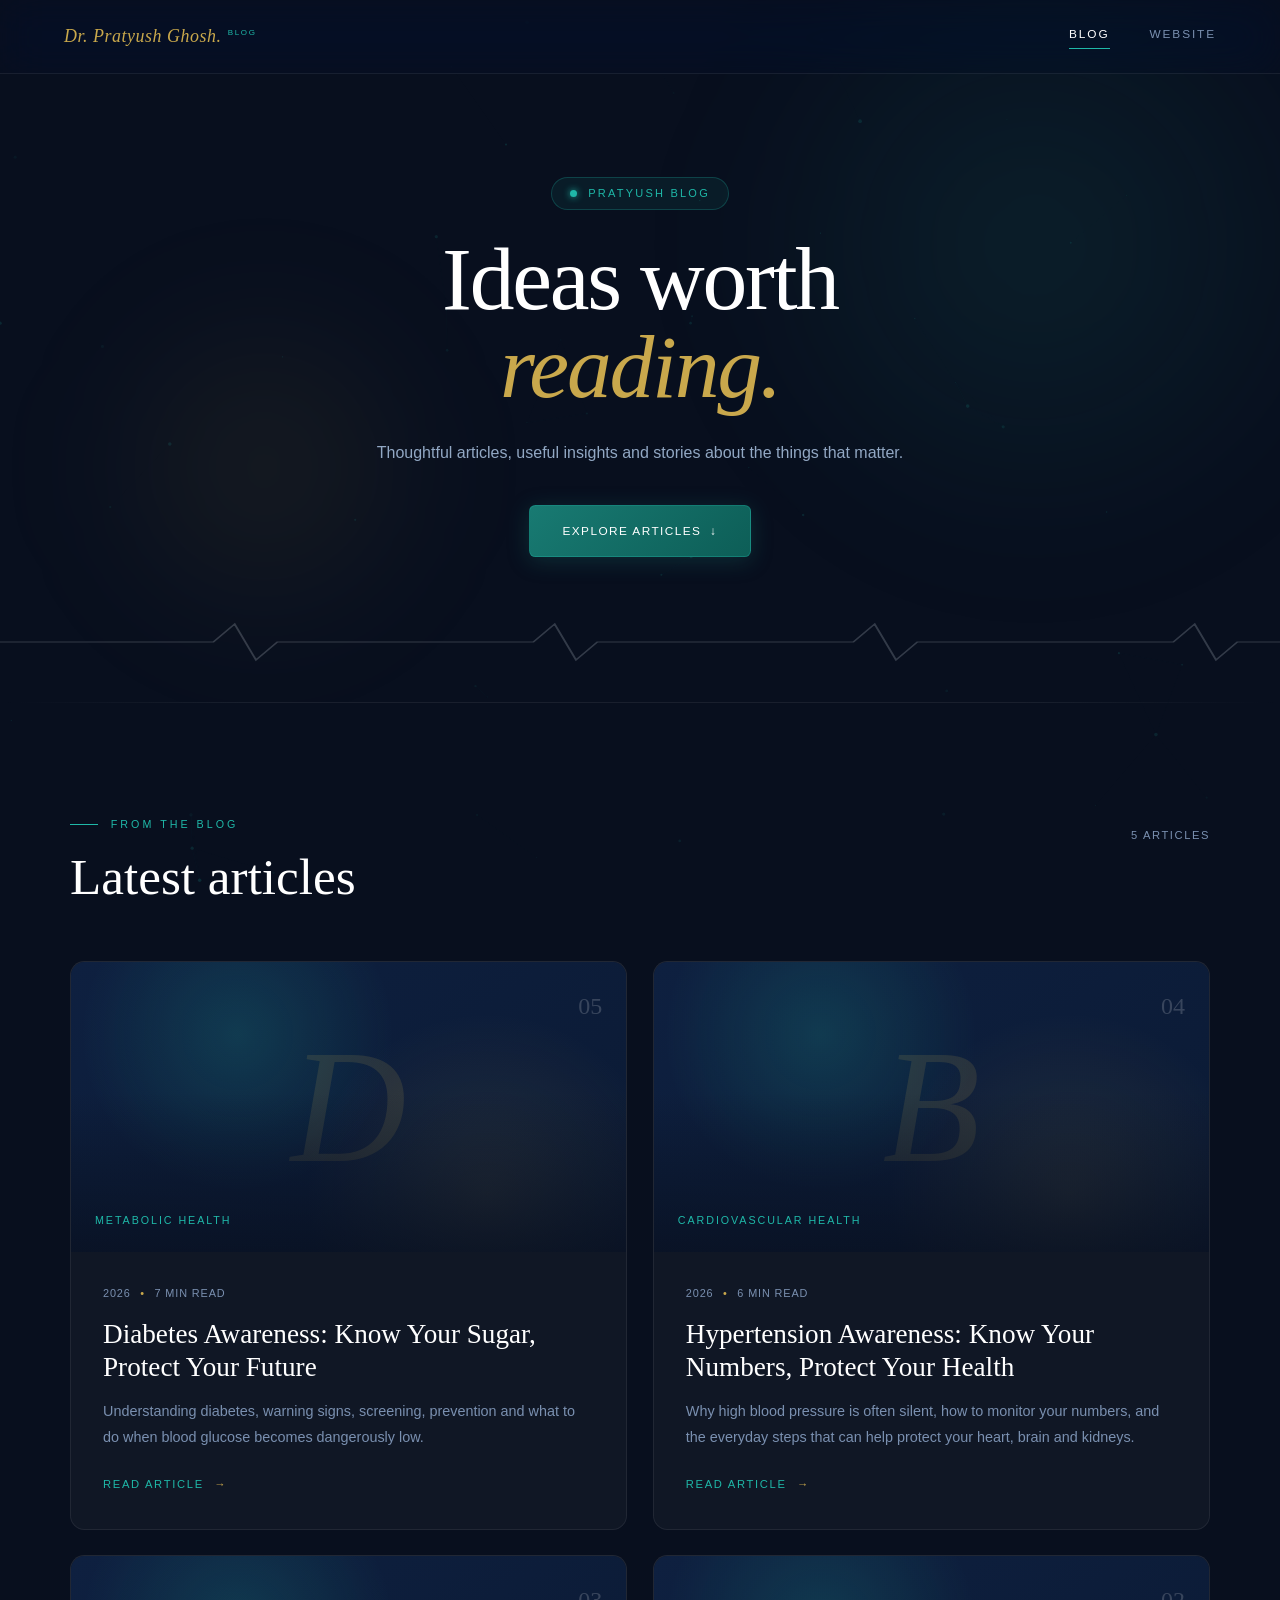
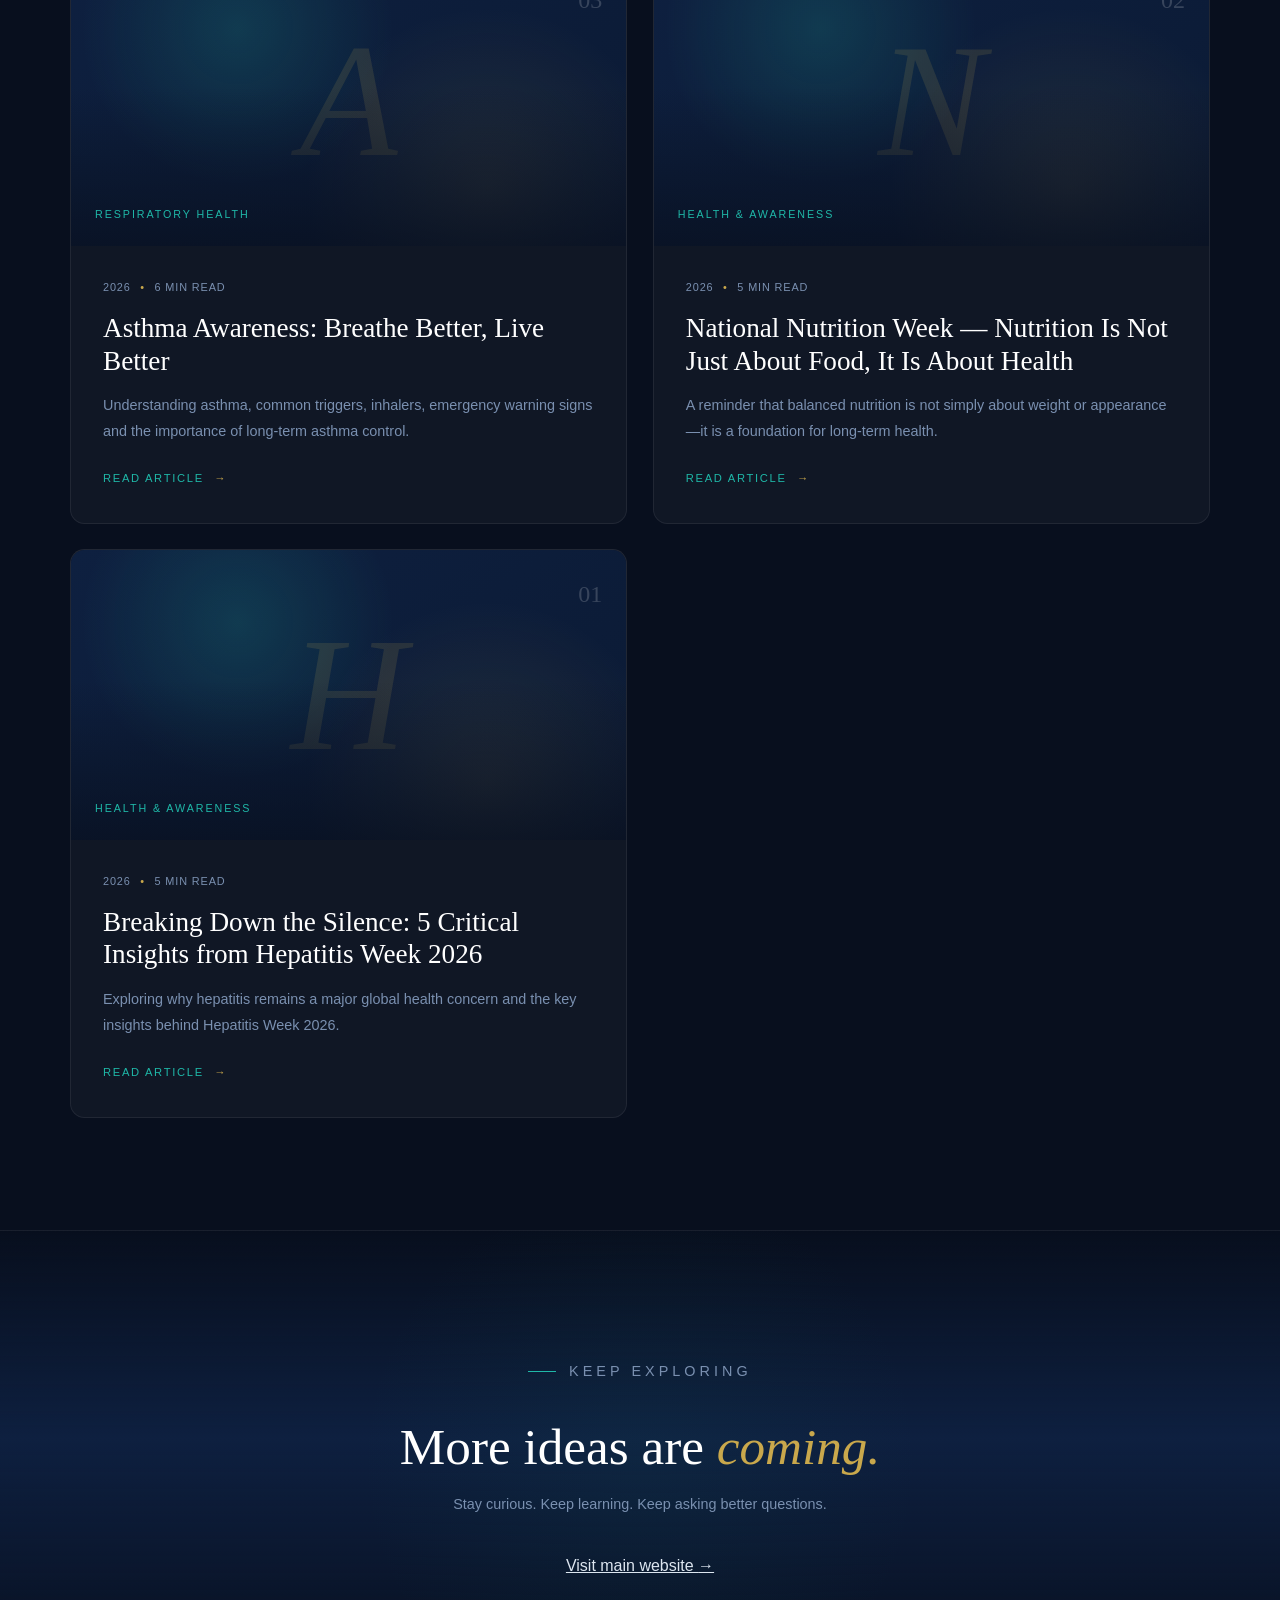
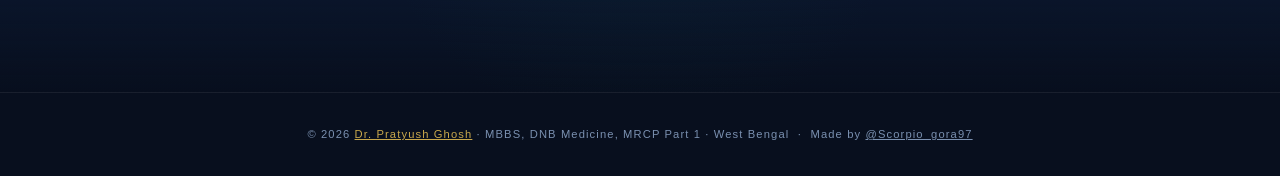
<file: index.html>
<!DOCTYPE html>
<html lang="en">
<head>
<meta charset="UTF-8">
<meta name="viewport" content="width=device-width, initial-scale=1.0">
<meta name="description" content="Pratyush Blog — thoughtful articles, health insights and stories.">
<title>Dr. Pratyush Ghosh | Blog </title>

  <link rel="stylesheet" href="styles.css">
  <script src="main.js" defer></script>
</head>
<body class="blog-home">
<canvas id="bg-canvas"></canvas><div id="progress-bar"></div>

<nav id="main-nav">
<a class="nav-logo" href="index.html" aria-label="Pratyush Blog home">Dr. Pratyush Ghosh.<sup>BLOG</sup></a>
<button class="hamburger" id="hamburger" aria-label="Open navigation" aria-expanded="false" type="button"><span></span><span></span><span></span></button>
<div class="nav-links" id="nav-links"><a href="index.html" class="active">Blog</a><a href="https://drpratyushghosh.netlify.app/" target="_blank" rel="noopener noreferrer">Website</a></div>
</nav>

<main>
<section class="blog-hero">
<div class="blob blob-1"></div><div class="blob blob-2"></div>
<div class="blog-hero-inner">
<div class="hero-tag"><span class="blink-dot"></span>PRATYUSH BLOG</div>
<h1>Ideas worth<br><em>reading.</em></h1>
<p class="hero-bio">Thoughtful articles, useful insights and stories about the things that matter.</p>
<a href="#latest" class="btn btn-primary">Explore articles <span>↓</span></a>
</div>
<div class="ecg-wrap"><svg viewBox="0 0 1200 56" preserveAspectRatio="none" aria-hidden="true"><polyline points="0,28 80,28 100,28 110,10 120,46 130,28 230,28 250,28 260,10 270,46 280,28 380,28 400,28 410,10 420,46 430,28 530,28 550,28 560,10 570,46 580,28 680,28 700,28 710,10 720,46 730,28 830,28 850,28 860,10 870,46 880,28 980,28 1000,28 1010,10 1020,46 1030,28 1130,28 1150,28 1160,10 1170,46 1180,28 1200,28" fill="none" stroke="currentColor" stroke-width="1"/></svg></div>
</section>

<div class="divider"></div>

<section class="section-wrap" id="latest">
<div class="articles-heading"><div><p class="section-eyebrow">FROM THE BLOG</p><h2 class="section-title">Latest articles</h2></div><p class="article-count"><span id="article-count">5</span> articles</p></div>

<div class="blog-grid">

<article class="blog-card reveal" data-category="Metabolic Health">
<a class="blog-cover" href="Diabetes_Awareness_Know_Your_Sugar_Protect_Your_Future.html" aria-label="Read Diabetes Awareness article"><span class="cover-mark">D</span><span class="cover-number">05</span><span class="category">Metabolic Health</span></a>
<div class="blog-card-body"><div class="blog-meta"><span>2026</span><span class="meta-dot">•</span><span>7 min read</span></div>
<h3><a href="Diabetes_Awareness_Know_Your_Sugar_Protect_Your_Future.html">Diabetes Awareness: Know Your Sugar, Protect Your Future</a></h3>
<p>Understanding diabetes, warning signs, screening, prevention and what to do when blood glucose becomes dangerously low.</p>
<a class="read-link" href="Diabetes_Awareness_Know_Your_Sugar_Protect_Your_Future.html">Read article <span>→</span></a></div>
</article>

<article class="blog-card reveal" data-category="Cardiovascular Health">
<a class="blog-cover" href="Hypertension_Awareness_Know_Your_Numbers_Protect_Your_Health.html" aria-label="Read Hypertension Awareness article"><span class="cover-mark">B</span><span class="cover-number">04</span><span class="category">Cardiovascular Health</span></a>
<div class="blog-card-body"><div class="blog-meta"><span>2026</span><span class="meta-dot">•</span><span>6 min read</span></div>
<h3><a href="Hypertension_Awareness_Know_Your_Numbers_Protect_Your_Health.html">Hypertension Awareness: Know Your Numbers, Protect Your Health</a></h3>
<p>Why high blood pressure is often silent, how to monitor your numbers, and the everyday steps that can help protect your heart, brain and kidneys.</p>
<a class="read-link" href="Hypertension_Awareness_Know_Your_Numbers_Protect_Your_Health.html">Read article <span>→</span></a></div>
</article>

<article class="blog-card reveal" data-category="Respiratory Health">
<a class="blog-cover" href="Asthma_Awareness_Breathe_Better_Live_Better.html" aria-label="Read Asthma Awareness article"><span class="cover-mark">A</span><span class="cover-number">03</span><span class="category">Respiratory Health</span></a>
<div class="blog-card-body"><div class="blog-meta"><span>2026</span><span class="meta-dot">•</span><span>6 min read</span></div>
<h3><a href="Asthma_Awareness_Breathe_Better_Live_Better.html">Asthma Awareness: Breathe Better, Live Better</a></h3>
<p>Understanding asthma, common triggers, inhalers, emergency warning signs and the importance of long-term asthma control.</p>
<a class="read-link" href="Asthma_Awareness_Breathe_Better_Live_Better.html">Read article <span>→</span></a></div>
</article>

<article class="blog-card reveal" data-category="Health & Awareness">
<a class="blog-cover" href="National_Nutrition_Week.html" aria-label="Read National Nutrition Week article"><span class="cover-mark">N</span><span class="cover-number">02</span><span class="category">Health &amp; Awareness</span></a>
<div class="blog-card-body"><div class="blog-meta"><span>2026</span><span class="meta-dot">•</span><span>5 min read</span></div>
<h3><a href="National_Nutrition_Week.html">National Nutrition Week — Nutrition Is Not Just About Food, It Is About Health</a></h3>
<p>A reminder that balanced nutrition is not simply about weight or appearance—it is a foundation for long-term health.</p>
<a class="read-link" href="National_Nutrition_Week.html">Read article <span>→</span></a></div>
</article>

<article class="blog-card reveal" data-category="Health & Awareness">
<a class="blog-cover" href="Breaking_Down_the_Silence_Hepatitis_Week_2026.html" aria-label="Read Hepatitis Week article"><span class="cover-mark">H</span><span class="cover-number">01</span><span class="category">Health &amp; Awareness</span></a>
<div class="blog-card-body"><div class="blog-meta"><span>2026</span><span class="meta-dot">•</span><span>5 min read</span></div>
<h3><a href="Breaking_Down_the_Silence_Hepatitis_Week_2026.html">Breaking Down the Silence: 5 Critical Insights from Hepatitis Week 2026</a></h3>
<p>Exploring why hepatitis remains a major global health concern and the key insights behind Hepatitis Week 2026.</p>
<a class="read-link" href="Breaking_Down_the_Silence_Hepatitis_Week_2026.html">Read article <span>→</span></a></div>
</article>

</div>
</section>

<section class="blog-cta"><div class="cta-glow"></div><div class="cta-content">
<p class="section-eyebrow centered">KEEP EXPLORING</p><h2>More ideas are <em>coming.</em></h2>
<p>Stay curious. Keep learning. Keep asking better questions.</p>
<a href="https://drpratyushghosh.netlify.app/" target="_blank" rel="noopener noreferrer">Visit main website <span>→</span></a>
</div></section>
</main>

<footer>© 2026 <span class="gold"><a href="https://drpratyushghosh.netlify.app/" target="_blank" rel="noopener noreferrer">Dr. Pratyush Ghosh</a></span> · MBBS, DNB Medicine, MRCP Part 1 · West Bengal &nbsp;·&nbsp; Made by <a href="https://instagram.com/Scorpio_gora97" target="_blank" rel="noopener noreferrer" class="footer-insta">@Scorpio_gora97</a></footer>

<button class="back-to-top" id="back-to-top" aria-label="Back to top">↑</button>
</body>
</html>
</file>
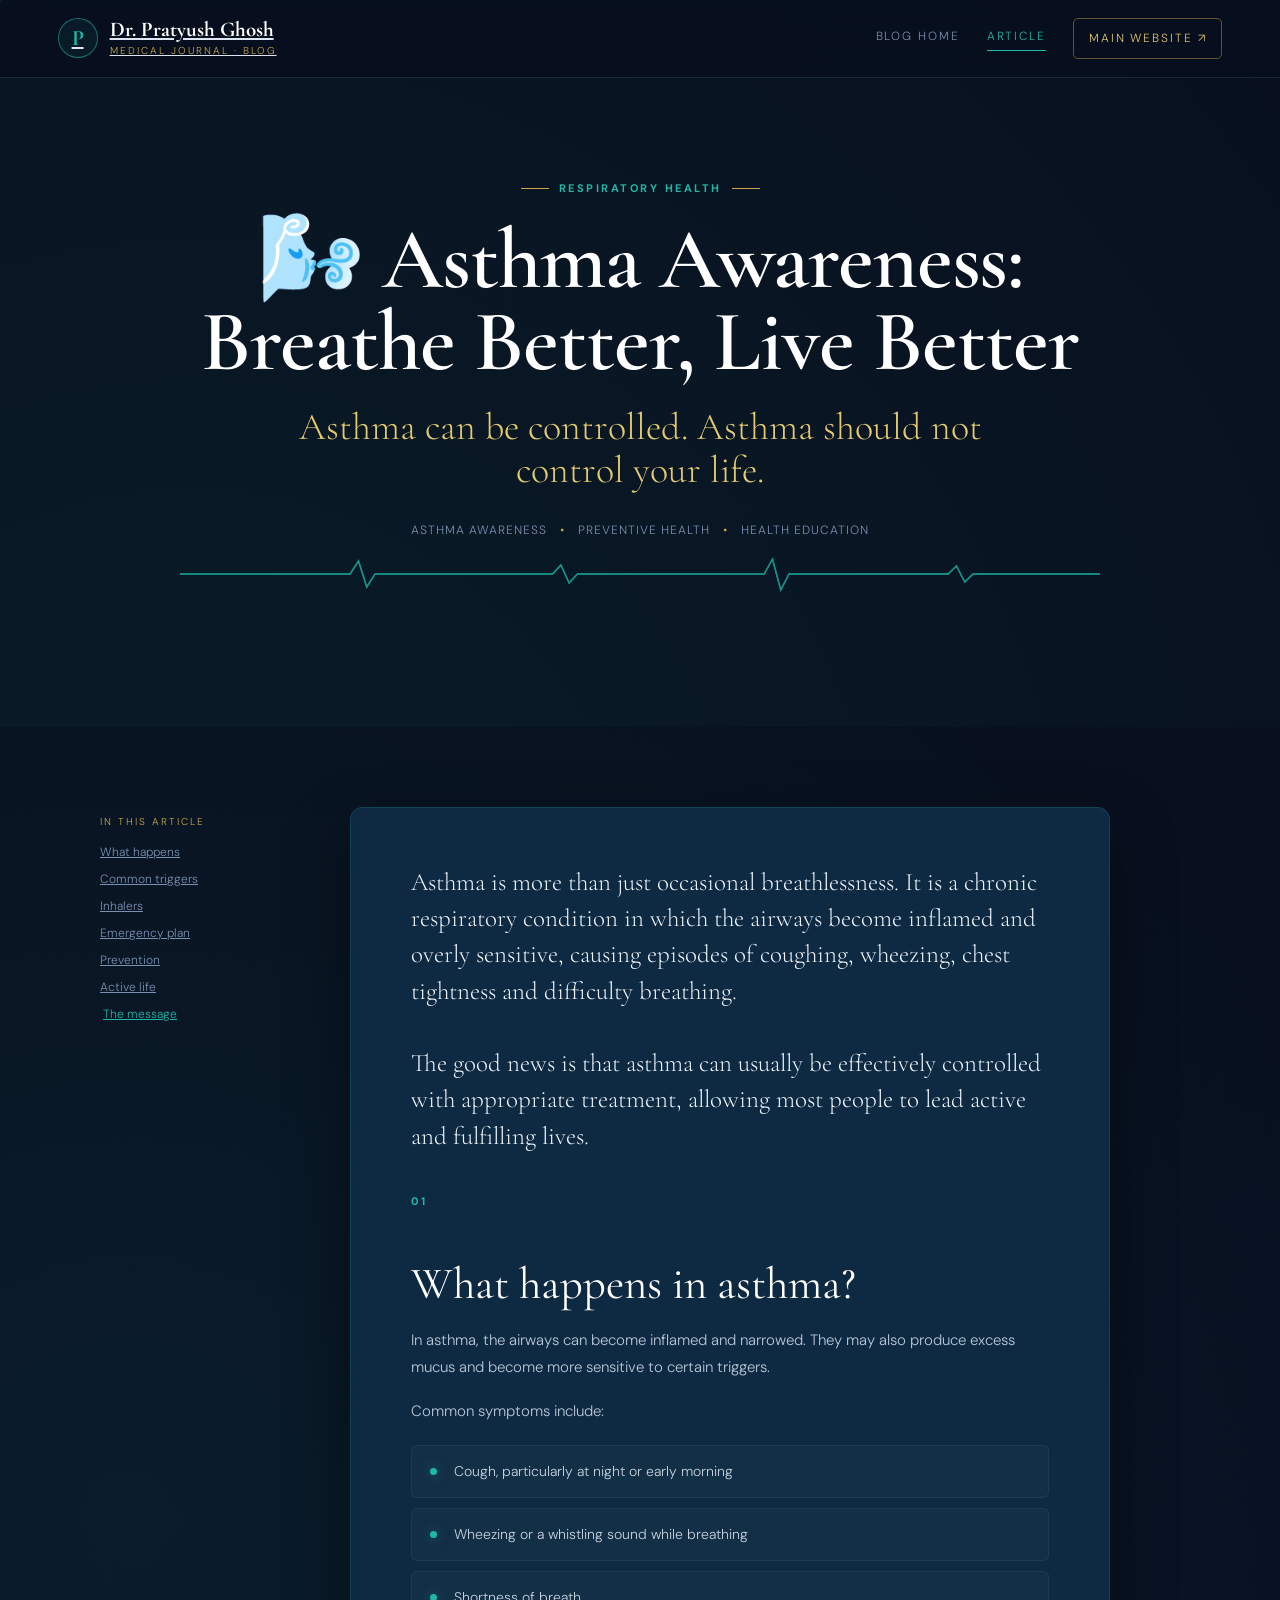
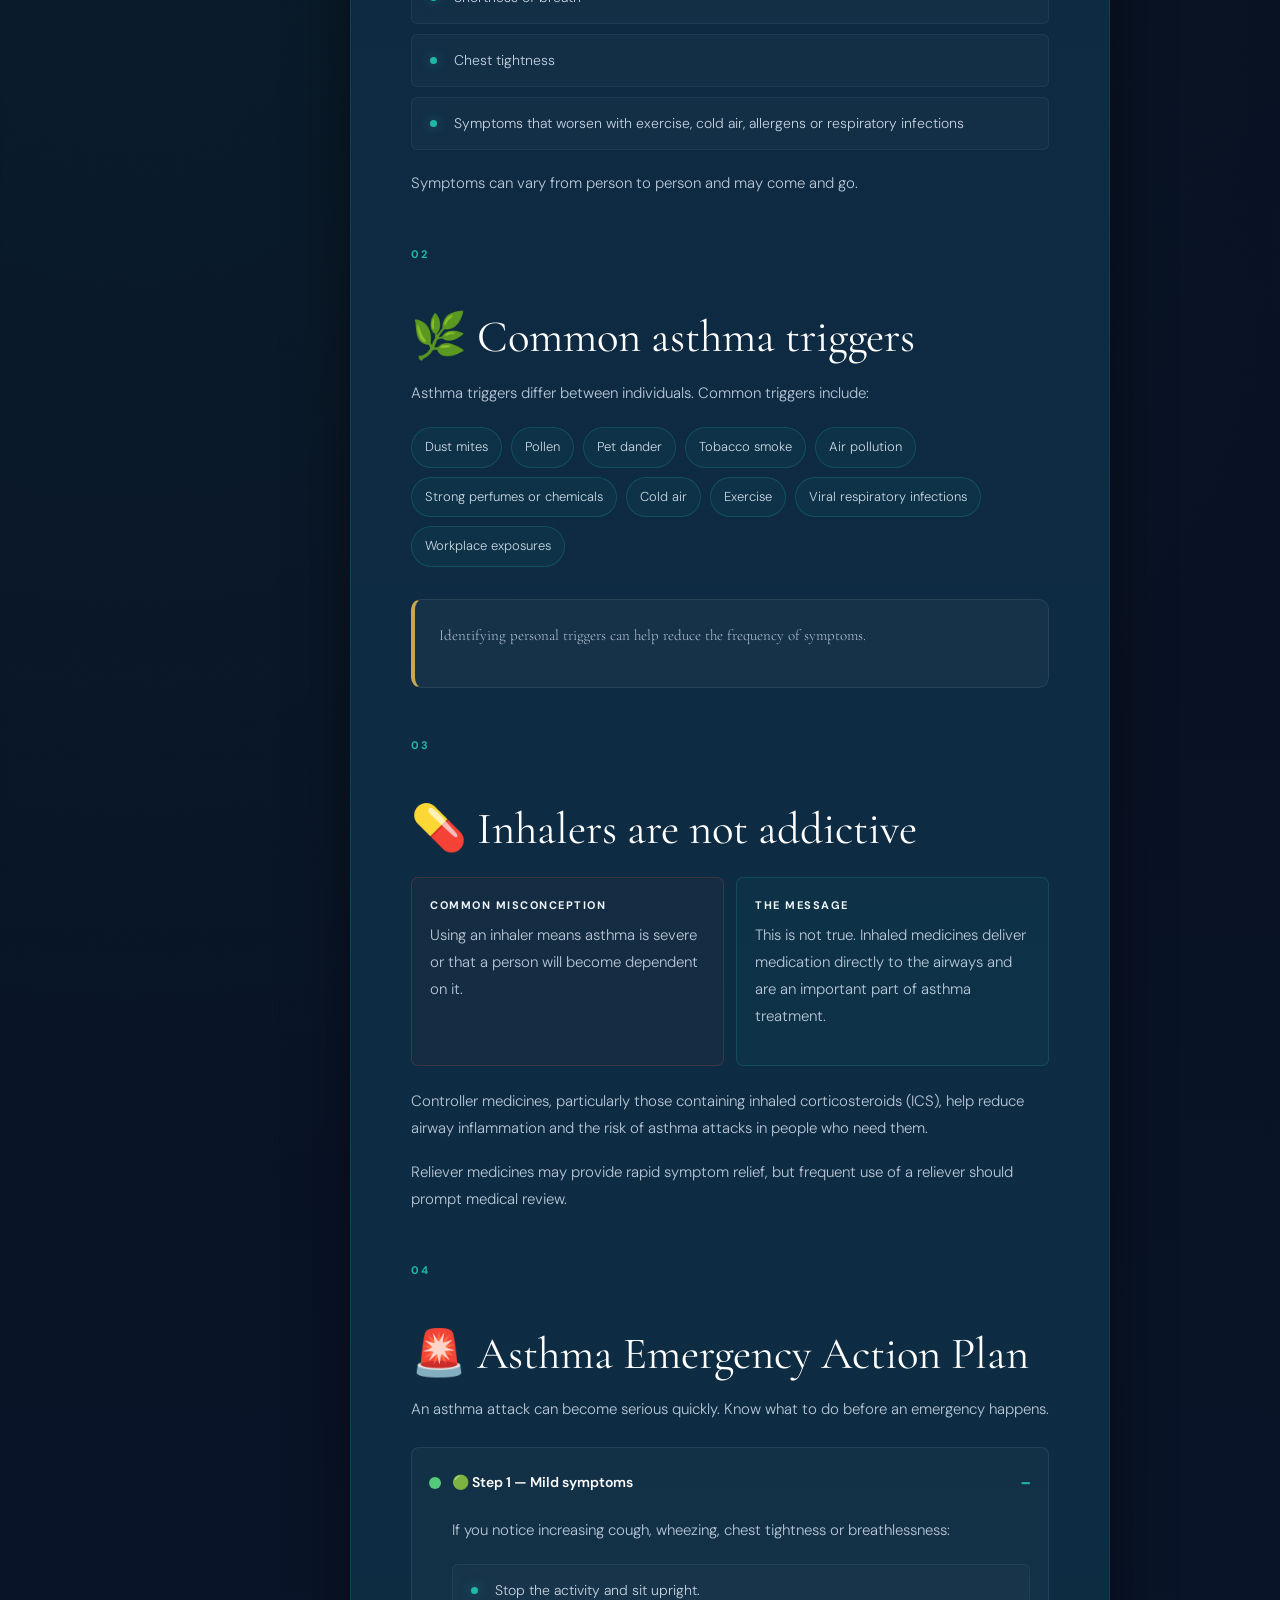
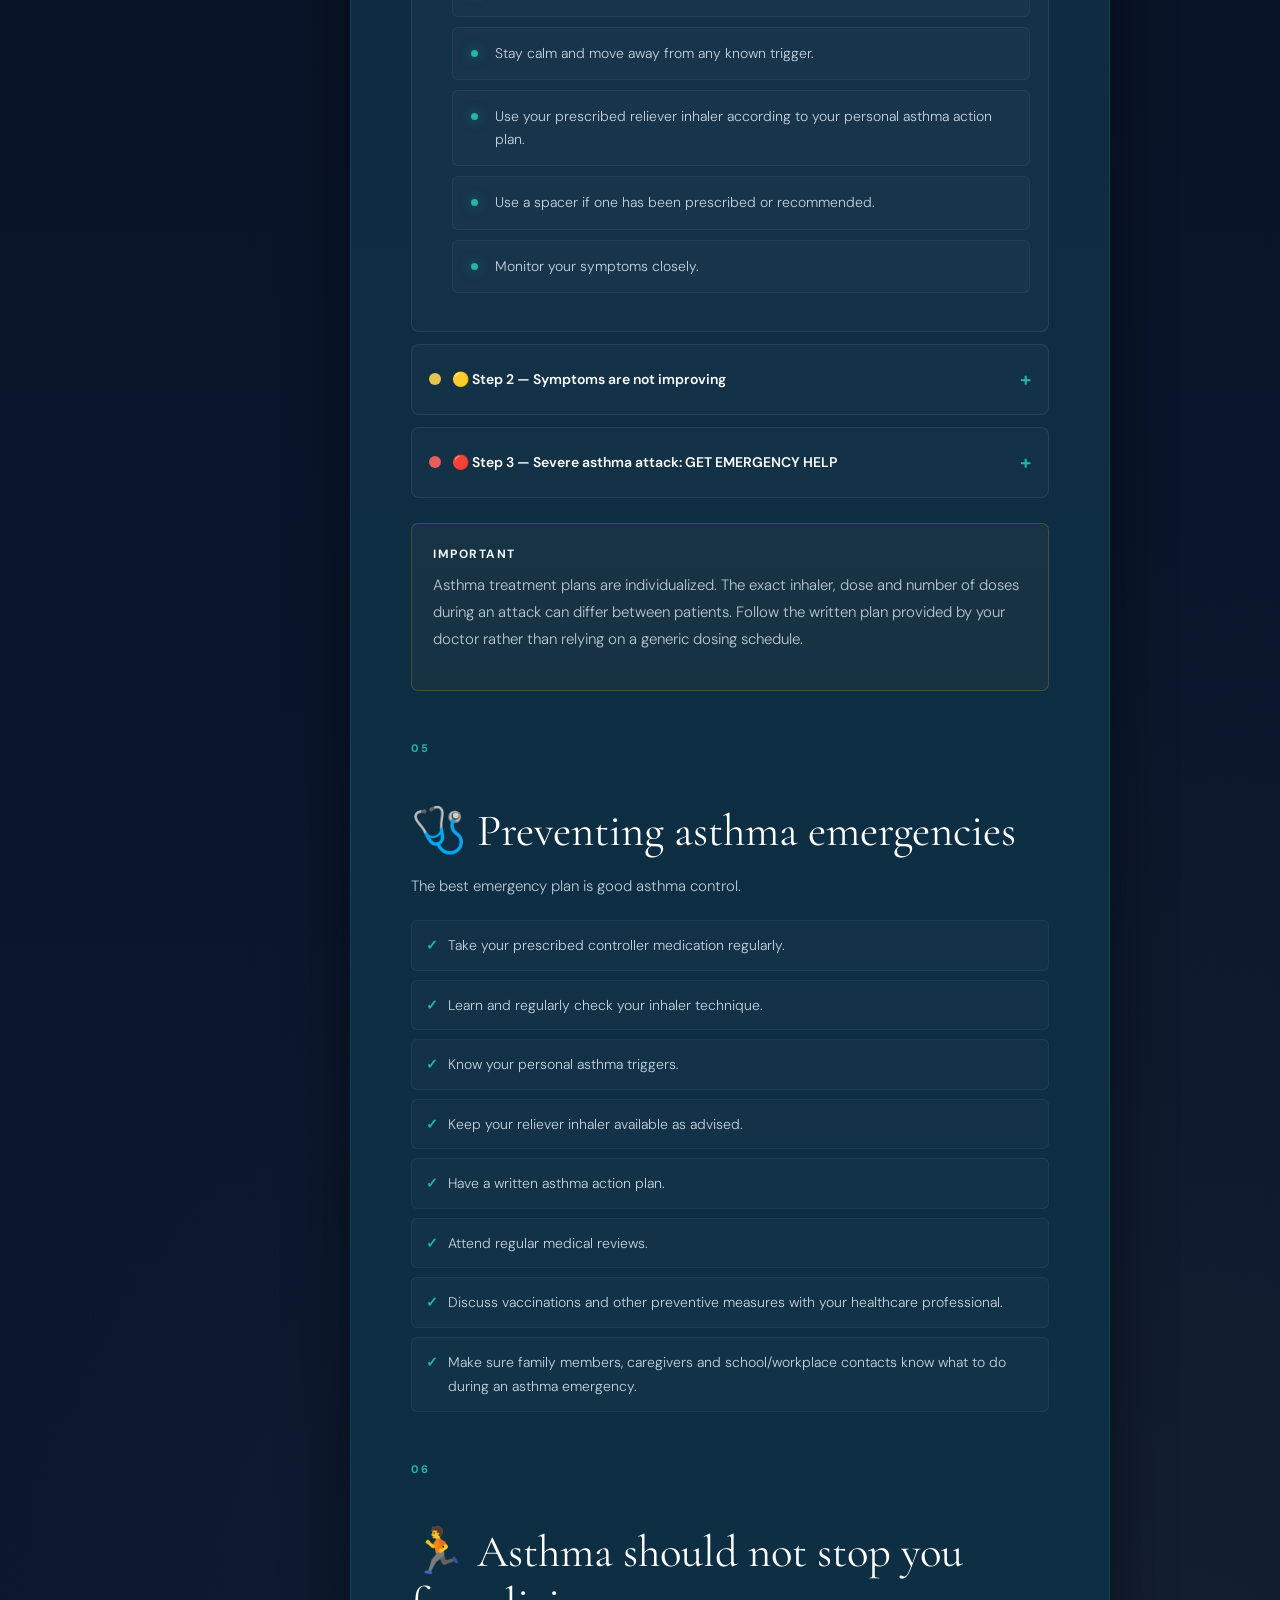
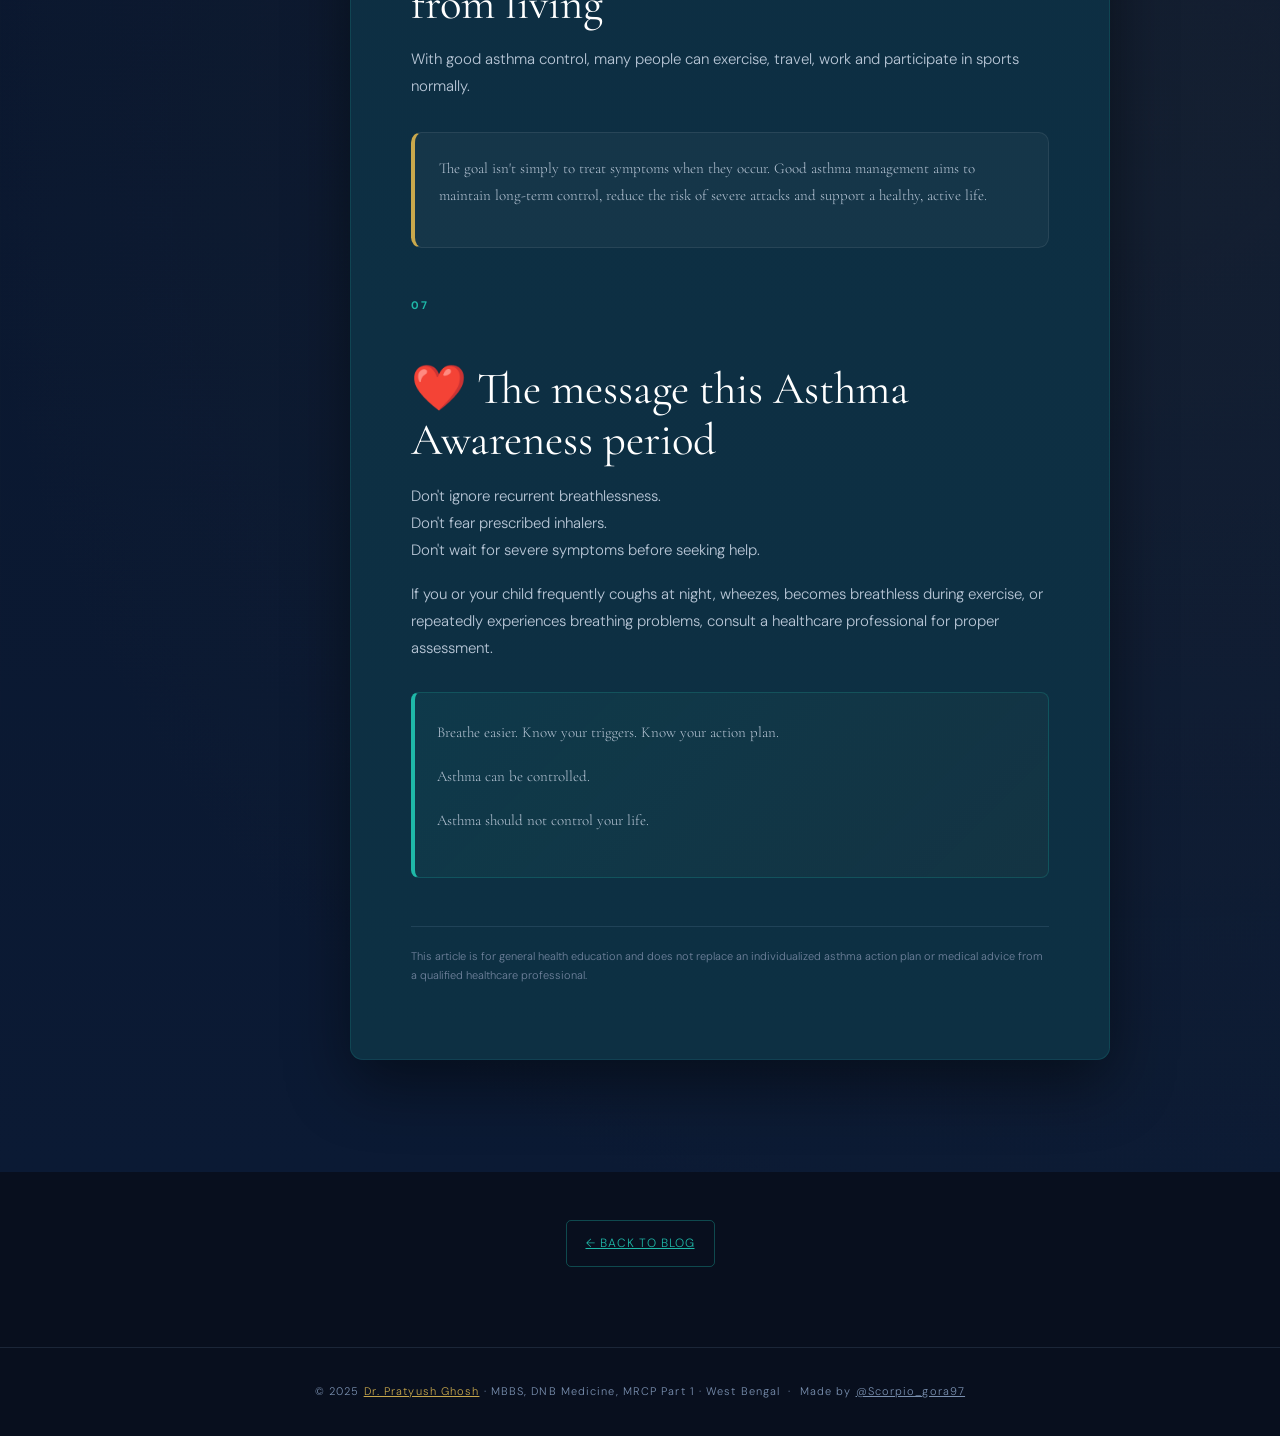
<file: Asthma_Awareness_Breathe_Better_Live_Better.html>
<!DOCTYPE html>
<html lang="en">
<head>
<meta charset="UTF-8">
<meta name="viewport" content="width=device-width, initial-scale=1.0">
<meta name="description" content="Asthma Awareness: Breathe Better, Live Better — symptoms, triggers, inhalers, emergency action plans and long-term asthma control.">
<meta name="author" content="Dr. Pratyush Ghosh">
<title>Asthma Awareness: Breathe Better, Live Better | Dr. Pratyush Ghosh</title>

<link rel="preconnect" href="https://fonts.googleapis.com">
<link rel="preconnect" href="https://fonts.gstatic.com" crossorigin>
<link href="https://fonts.googleapis.com/css2?family=Cormorant+Garamond:wght@500;600;700&family=DM+Sans:wght@400;500;600;700&display=swap" rel="stylesheet">

  <link rel="stylesheet" href="styles.css">
  <script src="main.js" defer></script>
</head>

<body class="article-page">
<div id="progress-bar"></div>
<canvas id="bg-canvas" aria-hidden="true"></canvas>

<header class="site-header">
<nav id="main-nav">
<div class="nav-inner">
<a href="index.html" class="brand" aria-label="Medical Journal Blog home">
<span class="brand-mark">P</span>
<span class="brand-text"><strong>Dr. Pratyush Ghosh</strong><span>Medical Journal · Blog</span></span>
</a>
<div class="nav-links" id="nav-links">
<a href="index.html">Blog Home</a>
<a href="#" class="active">Article</a>
<a href="https://drpratyushghosh.netlify.app/" target="_blank" rel="noopener noreferrer" class="nav-cta">Main Website ↗</a>
</div>
<button class="hamburger" id="hamburger" aria-label="Open menu" aria-expanded="false" type="button">
<span></span><span></span><span></span>
</button>
</div>
</nav>
</header>

<header class="hero">
<div class="article-hero-inner">
<div class="eyebrow">Respiratory Health</div>
<h1>🌬️ Asthma Awareness:<br>Breathe Better, Live Better</h1>
<p class="hero-sub">Asthma can be controlled. Asthma should not control your life.</p>
<div class="meta">Asthma Awareness <span>•</span> Preventive Health <span>•</span> Health Education</div>
<div class="ecg" aria-hidden="true">
<svg viewBox="0 0 1000 46" preserveAspectRatio="none">
<path class="soft" d="M0 23 H170 L185 23 L194 10 L203 36 L212 23 H390 L405 23 L414 14 L423 32 L432 23 H620 L635 23 L644 8 L653 39 L662 23 H820 L835 23 L844 15 L853 31 L862 23 H1000"/>
<path d="M0 23 H170 L185 23 L194 10 L203 36 L212 23 H390 L405 23 L414 14 L423 32 L432 23 H620 L635 23 L644 8 L653 39 L662 23 H820 L835 23 L844 15 L853 31 L862 23 H1000"/>
</svg>
</div>
</div>
</header>

<main id="article-body">
<div class="layout">
<aside class="side">
<div class="side-label">In this article</div>
<a href="#what-happens">What happens</a>
<a href="#triggers">Common triggers</a>
<a href="#inhalers">Inhalers</a>
<a href="#emergency">Emergency plan</a>
<a href="#prevention">Prevention</a>
<a href="#active-life">Active life</a>
<a href="#message">The message</a>
</aside>

<article class="article">

<p class="intro">
Asthma is more than just occasional breathlessness. It is a chronic respiratory condition in which the airways become inflamed and overly sensitive, causing episodes of coughing, wheezing, chest tightness and difficulty breathing.
<br><br>
The good news is that asthma can usually be effectively controlled with appropriate treatment, allowing most people to lead active and fulfilling lives.
</p>

<section class="section" id="what-happens">
<div class="section-number">01</div>
<h2>What happens in asthma?</h2>
<p>In asthma, the airways can become inflamed and narrowed. They may also produce excess mucus and become more sensitive to certain triggers.</p>
<p>Common symptoms include:</p>
<ul>
<li>Cough, particularly at night or early morning</li>
<li>Wheezing or a whistling sound while breathing</li>
<li>Shortness of breath</li>
<li>Chest tightness</li>
<li>Symptoms that worsen with exercise, cold air, allergens or respiratory infections</li>
</ul>
<p>Symptoms can vary from person to person and may come and go.</p>
</section>

<section class="section" id="triggers">
<div class="section-number">02</div>
<h2>🌿 Common asthma triggers</h2>
<p>Asthma triggers differ between individuals. Common triggers include:</p>
<div class="trigger-grid">
<span class="trigger-chip">Dust mites</span><span class="trigger-chip">Pollen</span><span class="trigger-chip">Pet dander</span><span class="trigger-chip">Tobacco smoke</span><span class="trigger-chip">Air pollution</span><span class="trigger-chip">Strong perfumes or chemicals</span><span class="trigger-chip">Cold air</span><span class="trigger-chip">Exercise</span><span class="trigger-chip">Viral respiratory infections</span><span class="trigger-chip">Workplace exposures</span>
</div>
<div class="highlight"><p>Identifying personal triggers can help reduce the frequency of symptoms.</p></div>
</section>

<section class="section" id="inhalers">
<div class="section-number">03</div>
<h2>💊 Inhalers are not addictive</h2>
<div class="myth-fact">
<div class="myth"><strong>Common misconception</strong><p>Using an inhaler means asthma is severe or that a person will become dependent on it.</p></div>
<div class="fact"><strong>The message</strong><p>This is not true. Inhaled medicines deliver medication directly to the airways and are an important part of asthma treatment.</p></div>
</div>
<p>Controller medicines, particularly those containing inhaled corticosteroids (ICS), help reduce airway inflammation and the risk of asthma attacks in people who need them.</p>
<p>Reliever medicines may provide rapid symptom relief, but frequent use of a reliever should prompt medical review.</p>
</section>

<section class="section" id="emergency">
<div class="section-number">04</div>
<h2>🚨 Asthma Emergency Action Plan</h2>
<p>An asthma attack can become serious quickly. Know what to do before an emergency happens.</p>

<div class="emergency-plan">

<details class="emergency-step" open>
<summary><span class="step-dot step-green"></span>🟢 Step 1 — Mild symptoms</summary>
<div class="step-content">
<p>If you notice increasing cough, wheezing, chest tightness or breathlessness:</p>
<ul>
<li>Stop the activity and sit upright.</li>
<li>Stay calm and move away from any known trigger.</li>
<li>Use your prescribed reliever inhaler according to your personal asthma action plan.</li>
<li>Use a spacer if one has been prescribed or recommended.</li>
<li>Monitor your symptoms closely.</li>
</ul>
</div>
</details>

<details class="emergency-step">
<summary><span class="step-dot step-yellow"></span>🟡 Step 2 — Symptoms are not improving</summary>
<div class="step-content">
<p>If symptoms continue, worsen, or keep returning despite your prescribed reliever:</p>
<ul>
<li>Follow your written asthma action plan for additional doses and next steps.</li>
<li>Contact your doctor or seek urgent medical assessment.</li>
<li>Do not simply continue taking repeated doses without medical guidance.</li>
</ul>
<p>If you have been prescribed an emergency course of oral corticosteroids, take it only according to the instructions given by your healthcare professional.</p>
</div>
</details>

<details class="emergency-step">
<summary><span class="step-dot step-red"></span>🔴 Step 3 — Severe asthma attack: GET EMERGENCY HELP</summary>
<div class="step-content">
<p>Call your local emergency medical service immediately if:</p>
<ul>
<li>Breathing is severely difficult or rapidly worsening</li>
<li>You cannot speak in full sentences because of breathlessness</li>
<li>Your reliever is not providing adequate relief</li>
<li>You become very weak, drowsy, confused or exhausted</li>
<li>Your lips or face appear bluish or grey</li>
<li>You have a peak-flow reading in the red zone according to your personal asthma action plan</li>
<li>You feel that this is a life-threatening emergency</li>
</ul>
<div class="emergency-banner"><strong>Emergency</strong><p>Do not drive yourself to the hospital. While waiting for emergency help, remain upright and continue your prescribed emergency treatment according to your asthma action plan.</p></div>
</div>
</details>

</div>

<div class="caution"><strong>Important</strong><p>Asthma treatment plans are individualized. The exact inhaler, dose and number of doses during an attack can differ between patients. Follow the written plan provided by your doctor rather than relying on a generic dosing schedule.</p></div>
</section>

<section class="section" id="prevention">
<div class="section-number">05</div>
<h2>🩺 Preventing asthma emergencies</h2>
<p>The best emergency plan is good asthma control.</p>
<div class="checklist">
<div class="check-item">Take your prescribed controller medication regularly.</div>
<div class="check-item">Learn and regularly check your inhaler technique.</div>
<div class="check-item">Know your personal asthma triggers.</div>
<div class="check-item">Keep your reliever inhaler available as advised.</div>
<div class="check-item">Have a written asthma action plan.</div>
<div class="check-item">Attend regular medical reviews.</div>
<div class="check-item">Discuss vaccinations and other preventive measures with your healthcare professional.</div>
<div class="check-item">Make sure family members, caregivers and school/workplace contacts know what to do during an asthma emergency.</div>
</div>
</section>

<section class="section" id="active-life">
<div class="section-number">06</div>
<h2>🏃 Asthma should not stop you from living</h2>
<p>With good asthma control, many people can exercise, travel, work and participate in sports normally.</p>
<div class="highlight"><p>The goal isn't simply to treat symptoms when they occur. Good asthma management aims to maintain long-term control, reduce the risk of severe attacks and support a healthy, active life.</p></div>
</section>

<section class="section" id="message">
<div class="section-number">07</div>
<h2>❤️ The message this Asthma Awareness period</h2>
<p>Don't ignore recurrent breathlessness.<br>Don't fear prescribed inhalers.<br>Don't wait for severe symptoms before seeking help.</p>
<p>If you or your child frequently coughs at night, wheezes, becomes breathless during exercise, or repeatedly experiences breathing problems, consult a healthcare professional for proper assessment.</p>

<div class="closing-message">
<p class="final-line accent">Breathe easier. Know your triggers. Know your action plan.</p>
<p class="final-line">Asthma can be controlled.</p>
<p class="final-line accent">Asthma should not control your life.</p>
</div>
</section>

<p class="disclaimer">This article is for general health education and does not replace an individualized asthma action plan or medical advice from a qualified healthcare professional.</p>

</article>
</div>
</main>

<div class="back"><a href="index.html">← Back to Blog</a></div>

<footer>
© 2025
<span class="gold"><a href="https://drpratyushghosh.netlify.app/" target="_blank" rel="noopener noreferrer">Dr. Pratyush Ghosh</a></span>
· MBBS, DNB Medicine, MRCP Part 1 · West Bengal &nbsp;·&nbsp; Made by
<a href="https://instagram.com/Scorpio_gora97" target="_blank" rel="noopener noreferrer" class="footer-insta">@Scorpio_gora97</a>
</footer>

</body>
</html>
</file>
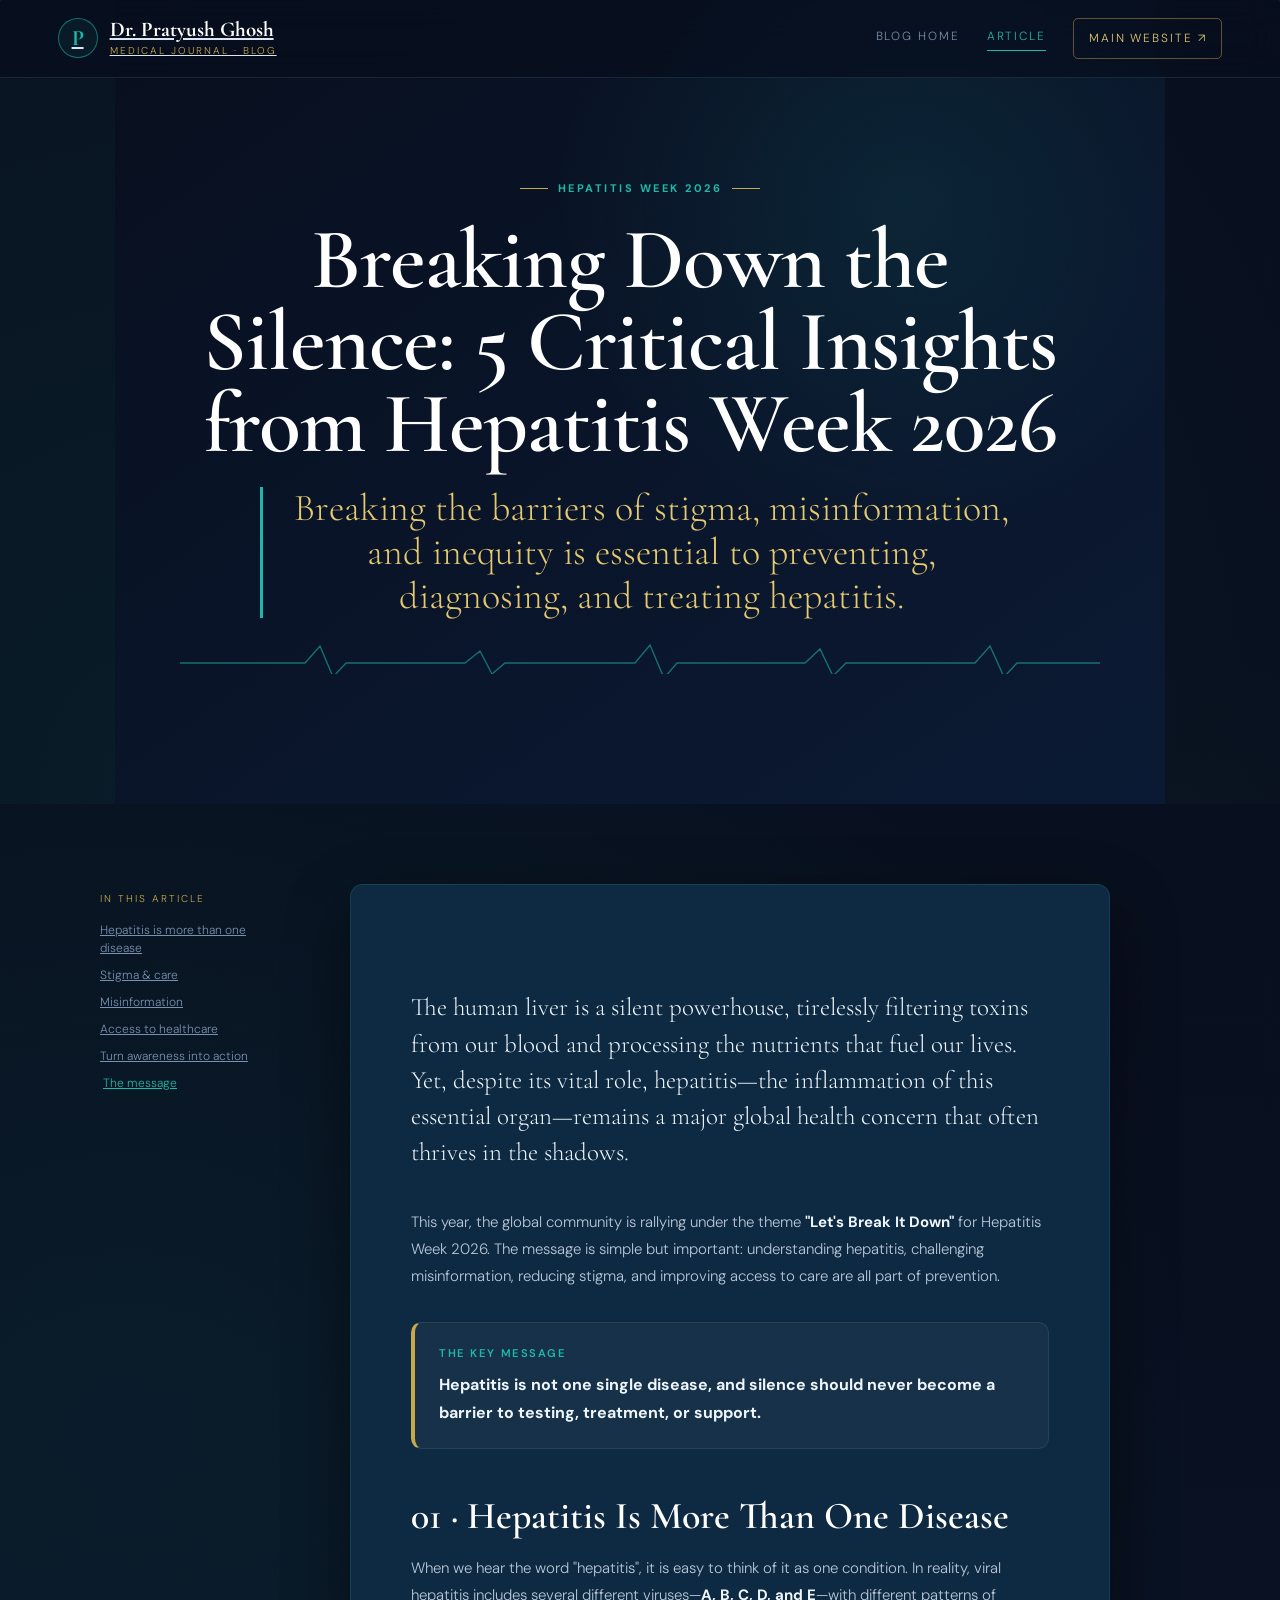
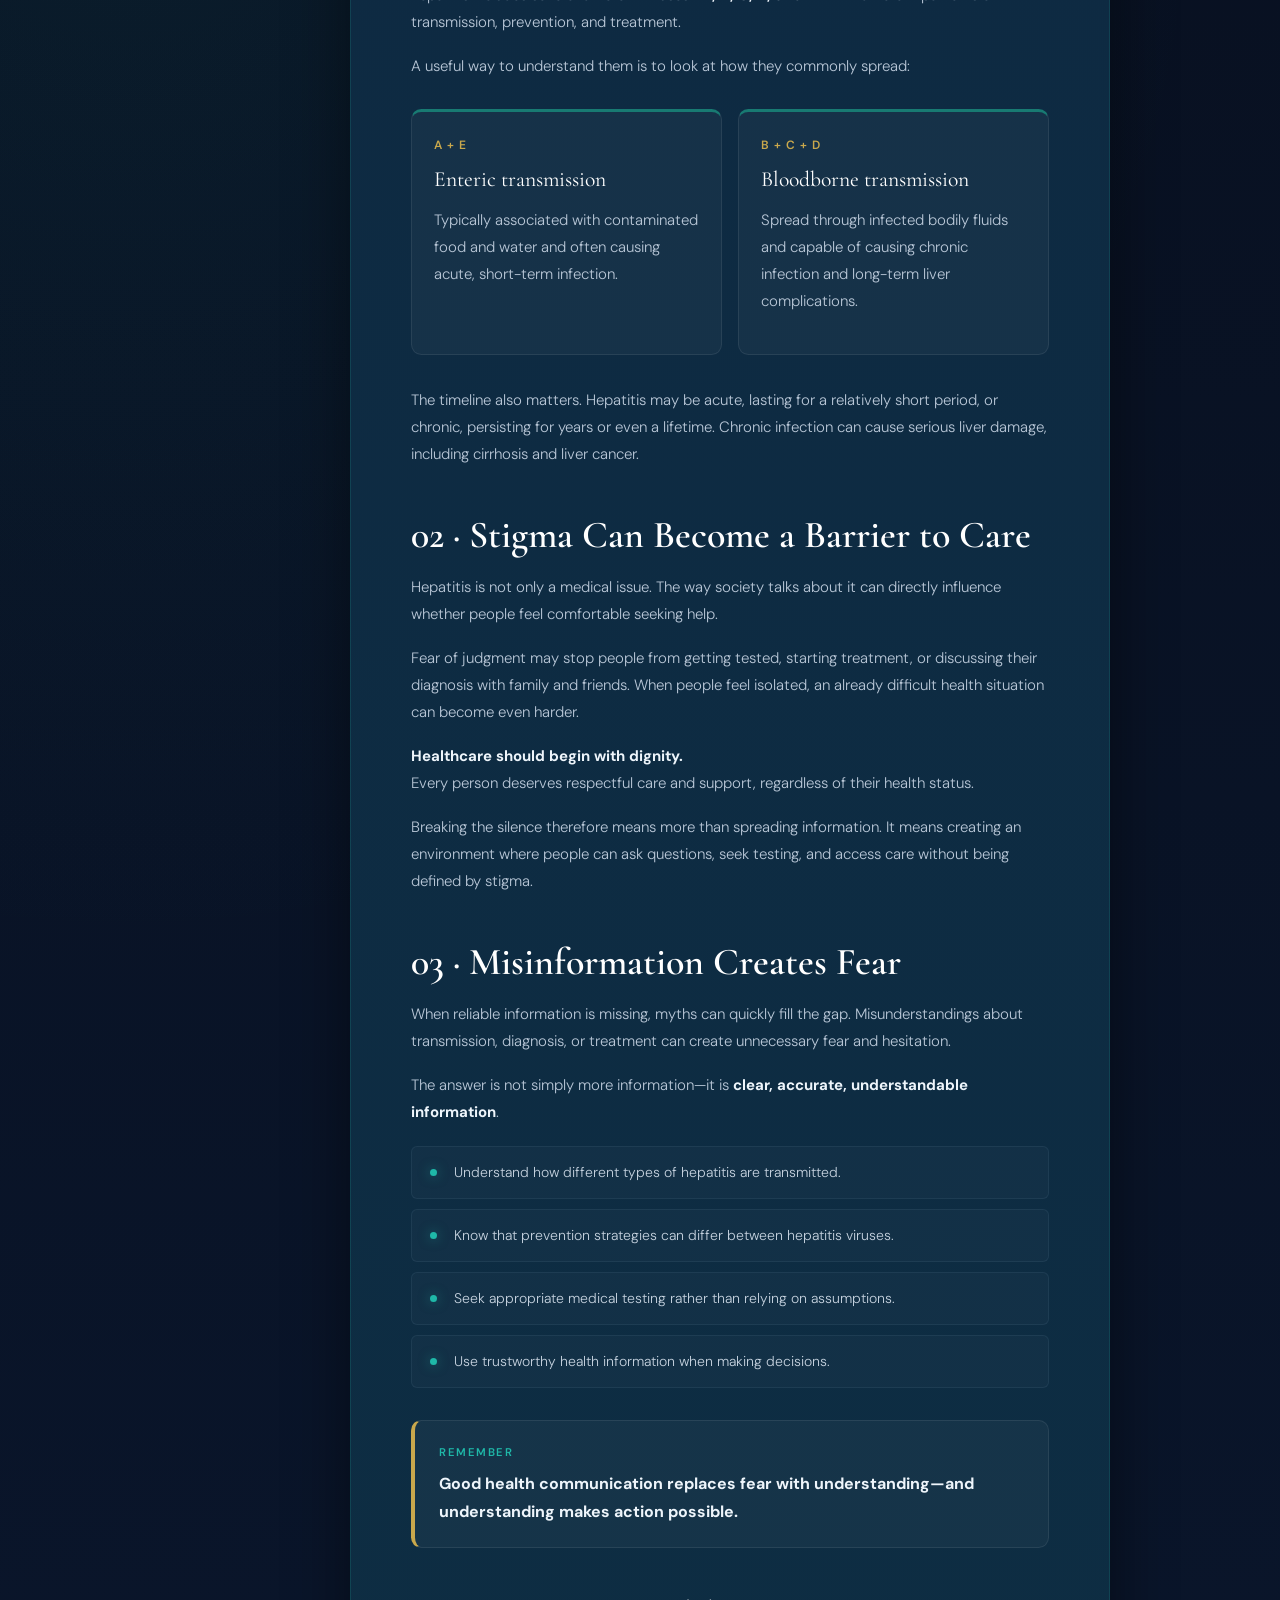
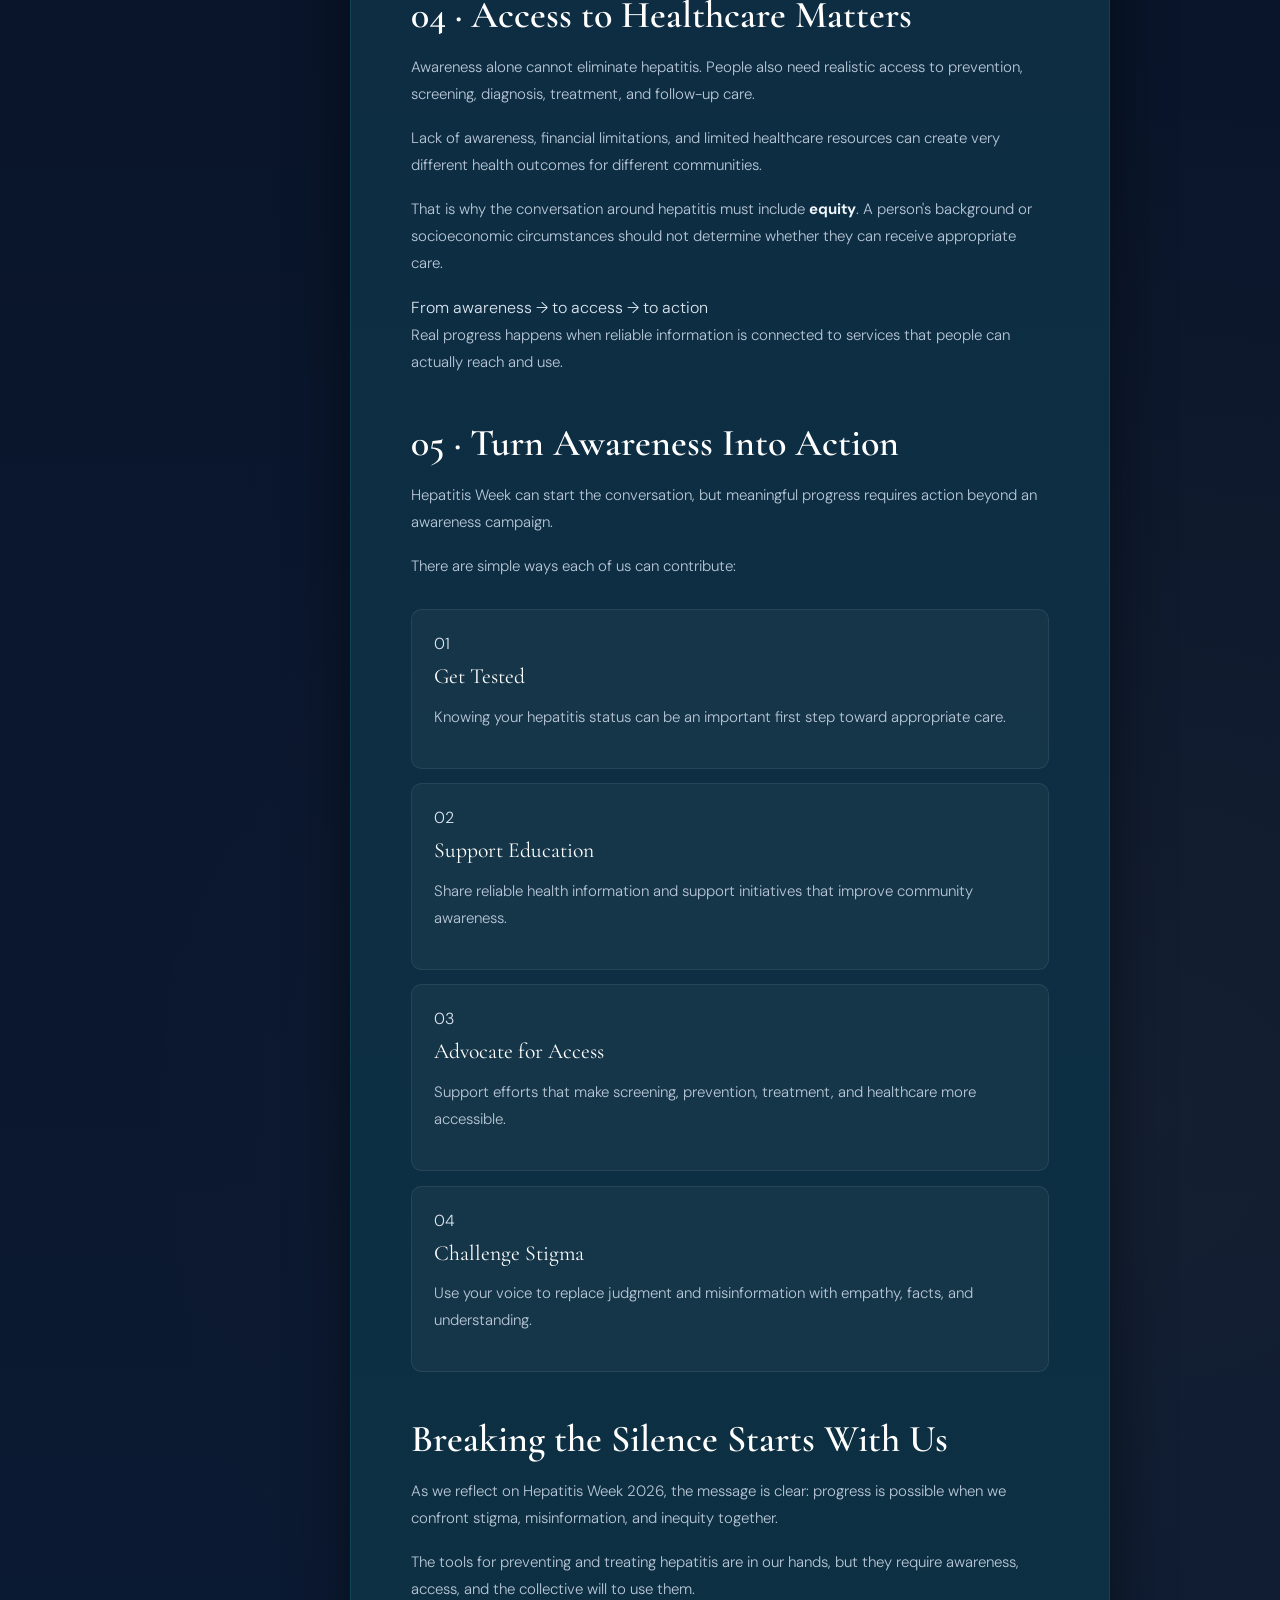
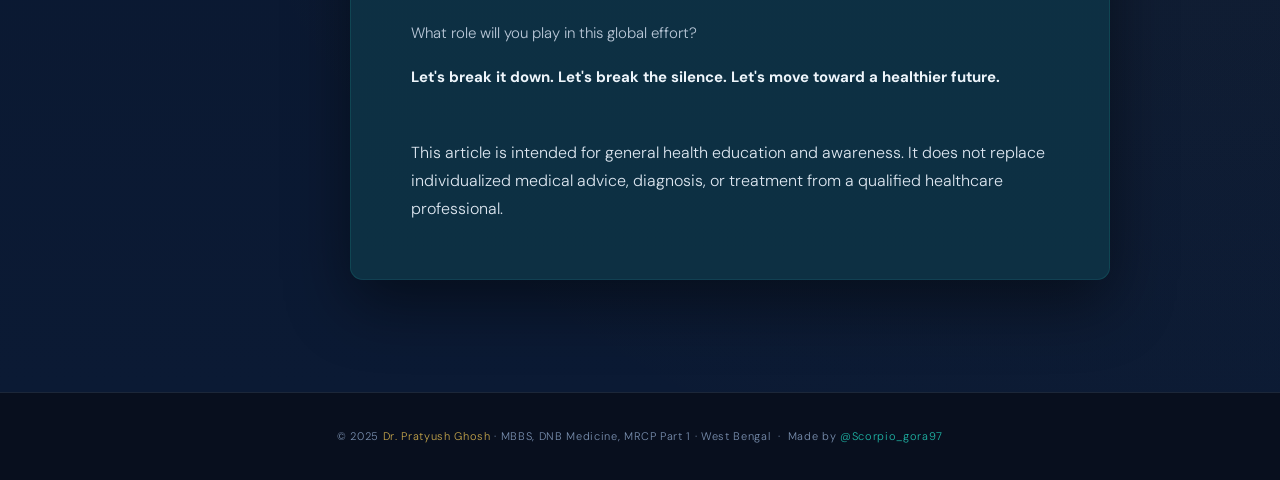
<file: Breaking_Down_the_Silence_Hepatitis_Week_2026.html>
<!DOCTYPE html>
<html lang="en">
<head>
  <meta charset="UTF-8">
  <meta name="viewport" content="width=device-width, initial-scale=1.0">

  <meta
    name="description"
    content="Breaking Down the Silence: 5 Critical Insights from Hepatitis Week 2026. An awareness article on viral hepatitis, stigma, misinformation, healthcare access, and advocacy."
  >
  <meta name="author" content="Dr. Pratyush Ghosh">

  <title>Breaking Down the Silence: 5 Critical Insights from Hepatitis Week 2026 | Dr. Pratyush Ghosh</title>

  <link rel="preconnect" href="https://fonts.googleapis.com">
  <link rel="preconnect" href="https://fonts.gstatic.com" crossorigin>
  <link
    href="https://fonts.googleapis.com/css2?family=Cormorant+Garamond:wght@400;500;600;700&family=DM+Sans:wght@300;400;500;600;700&display=swap"
    rel="stylesheet"
  >
  <link rel="stylesheet" href="styles.css">
  <script src="main.js" defer></script>
</head>

<body class="article-page">
<!-- =========================================================
       PAGE UI
       ========================================================= -->

  <!-- Reading progress -->
  <div id="progress-bar"></div>
  <!-- Animated background -->
  <canvas id="bg-canvas"></canvas>

  <!-- =========================================================
       HEADER / NAVIGATION
       ========================================================= -->
  <header class="site-header">
<nav id="main-nav">
  <div class="nav-inner">
    <a href="index.html" class="brand" aria-label="Medical Journal Blog home">
      <span class="brand-mark">P</span>
      <span class="brand-text"><strong>Dr. Pratyush Ghosh</strong><span>Medical Journal · Blog</span></span>
    </a>
    <div class="nav-links" id="nav-links">
      <a href="index.html">Blog Home</a>
      <a href="#" class="active">Article</a>
      <a href="https://drpratyushghosh.netlify.app/" target="_blank" rel="noopener noreferrer" class="nav-cta">Main Website ↗</a>
    </div>
    <button class="hamburger" id="hamburger" aria-label="Open menu" aria-expanded="false" type="button">
      <span></span><span></span><span></span>
    </button>
  </div>
</nav>
</header>

  <!-- =========================================================
       ARTICLE HERO
       ========================================================= -->
  <section class="article-hero">
<div class="article-hero-inner">
<span class="hero-tag">Hepatitis Week 2026</span>
<h1>Breaking Down the Silence: 5 Critical Insights from Hepatitis Week 2026</h1>
<p class="lead">Breaking the barriers of stigma, misinformation, and inequity is essential to preventing, diagnosing, and treating hepatitis.</p>
<div class="ecg-wrap" aria-hidden="true">
<svg class="ecg" viewBox="0 0 920 46" preserveAspectRatio="none">
<polyline points="0,25 100,25 125,25 140,8 153,39 166,25 260,25 285,25 300,13 312,36 325,25 430,25 455,25 470,7 484,40 497,25 600,25 625,25 640,11 653,38 666,25 770,25 795,25 810,8 824,39 837,25 920,25"/>
</svg>
</div>
</div>
  </section>

  <!-- =========================================================
       ARTICLE BODY
       ========================================================= -->
  <main id="article-body">
<div class="layout">
<aside class="side">
  <div class="side-label">In this article</div>
  <a href="#hepatitis-overview">Hepatitis is more than one disease</a>
  <a href="#stigma">Stigma &amp; care</a>
  <a href="#misinformation">Misinformation</a>
  <a href="#access">Access to healthcare</a>
  <a href="#action">Turn awareness into action</a>
  <a href="#hepatitis-message">The message</a>
</aside>
<article class="article">
<div class="reveal">
  <p class="intro">
    The human liver is a silent powerhouse, tirelessly filtering toxins from our blood and processing the nutrients that fuel our lives. Yet, despite its vital role, hepatitis—the inflammation of this essential organ—remains a major global health concern that often thrives in the shadows.
  </p>

  <p>
    This year, the global community is rallying under the theme <strong>"Let's Break It Down"</strong> for Hepatitis Week 2026. The message is simple but important: understanding hepatitis, challenging misinformation, reducing stigma, and improving access to care are all part of prevention.
  </p>

  <div class="highlight">
    <span class="highlight-label">The key message</span>
    <strong>Hepatitis is not one single disease, and silence should never become a barrier to testing, treatment, or support.</strong>
  </div>
</div>

<section class="section reveal" id="hepatitis-overview">
<h2>01 · Hepatitis Is More Than One Disease</h2>

  <p>
    When we hear the word "hepatitis", it is easy to think of it as one condition. In reality, viral hepatitis includes several different viruses—<strong>A, B, C, D, and E</strong>—with different patterns of transmission, prevention, and treatment.
  </p>

  <p>
    A useful way to understand them is to look at how they commonly spread:
  </p>

  <div class="info-grid">
    <div class="info-card">
      <span class="info-number">A + E</span>
      <h3>Enteric transmission</h3>
      <p>Typically associated with contaminated food and water and often causing acute, short-term infection.</p>
    </div>

    <div class="info-card">
      <span class="info-number">B + C + D</span>
      <h3>Bloodborne transmission</h3>
      <p>Spread through infected bodily fluids and capable of causing chronic infection and long-term liver complications.</p>
    </div>
  </div>

  <p>
    The timeline also matters. Hepatitis may be acute, lasting for a relatively short period, or chronic, persisting for years or even a lifetime. Chronic infection can cause serious liver damage, including cirrhosis and liver cancer.
  </p>
</section>

<section class="section reveal" id="stigma">
<h2>02 · Stigma Can Become a Barrier to Care</h2>

  <p>
    Hepatitis is not only a medical issue. The way society talks about it can directly influence whether people feel comfortable seeking help.
  </p>

  <p>
    Fear of judgment may stop people from getting tested, starting treatment, or discussing their diagnosis with family and friends. When people feel isolated, an already difficult health situation can become even harder.
  </p>

  <div class="quote-box">
    <p>
      <strong>Healthcare should begin with dignity.</strong><br>
      Every person deserves respectful care and support, regardless of their health status.
    </p>
  </div>

  <p>
    Breaking the silence therefore means more than spreading information. It means creating an environment where people can ask questions, seek testing, and access care without being defined by stigma.
  </p>
</section>

<section class="section reveal" id="misinformation">
<h2>03 · Misinformation Creates Fear</h2>

  <p>
    When reliable information is missing, myths can quickly fill the gap. Misunderstandings about transmission, diagnosis, or treatment can create unnecessary fear and hesitation.
  </p>

  <p>
    The answer is not simply more information—it is <strong>clear, accurate, understandable information</strong>.
  </p>

  <ul class="check-list">
    <li>Understand how different types of hepatitis are transmitted.</li>
    <li>Know that prevention strategies can differ between hepatitis viruses.</li>
    <li>Seek appropriate medical testing rather than relying on assumptions.</li>
    <li>Use trustworthy health information when making decisions.</li>
  </ul>

  <div class="highlight">
    <span class="highlight-label">Remember</span>
    <strong>Good health communication replaces fear with understanding—and understanding makes action possible.</strong>
</section>

<section class="section reveal" id="access">
<h2>04 · Access to Healthcare Matters</h2>

  <p>
    Awareness alone cannot eliminate hepatitis. People also need realistic access to prevention, screening, diagnosis, treatment, and follow-up care.
  </p>

  <p>
    Lack of awareness, financial limitations, and limited healthcare resources can create very different health outcomes for different communities.
  </p>

  <p>
    That is why the conversation around hepatitis must include <strong>equity</strong>. A person's background or socioeconomic circumstances should not determine whether they can receive appropriate care.
  </p>

  <div class="takeaway">
    <span>From awareness → to access → to action</span>
    <p>
      Real progress happens when reliable information is connected to services that people can actually reach and use.
    </p>
</section>

<section class="section reveal" id="action">
<h2>05 · Turn Awareness Into Action</h2>

  <p>
    Hepatitis Week can start the conversation, but meaningful progress requires action beyond an awareness campaign.
  </p>

  <p>
    There are simple ways each of us can contribute:
  </p>

  <div class="action-list">
    <div class="action-item">
      <span>01</span>
      <div>
        <h3>Get Tested</h3>
        <p>Knowing your hepatitis status can be an important first step toward appropriate care.</p>
      </div>
    </div>

    <div class="action-item">
      <span>02</span>
      <div>
        <h3>Support Education</h3>
        <p>Share reliable health information and support initiatives that improve community awareness.</p>
      </div>
    </div>

    <div class="action-item">
      <span>03</span>
      <div>
        <h3>Advocate for Access</h3>
        <p>Support efforts that make screening, prevention, treatment, and healthcare more accessible.</p>
      </div>
    </div>

    <div class="action-item">
      <span>04</span>
      <div>
        <h3>Challenge Stigma</h3>
        <p>Use your voice to replace judgment and misinformation with empathy, facts, and understanding.</p>
      </div>
    </div>
  </div>
</section>

<section class="section reveal" id="hepatitis-message">
  <h2>Breaking the Silence Starts With Us</h2>

  <p>
    As we reflect on Hepatitis Week 2026, the message is clear: progress is possible when we confront stigma, misinformation, and inequity together.
  </p>

  <p>
    The tools for preventing and treating hepatitis are in our hands, but they require awareness, access, and the collective will to use them.
  </p>

  <p class="question">
    What role will you play in this global effort?
  </p>

  <p>
    <strong>Let's break it down. Let's break the silence. Let's move toward a healthier future.</strong>
  </p>
</section>

<div class="article-note">
  This article is intended for general health education and awareness. It does not replace individualized medical advice, diagnosis, or treatment from a qualified healthcare professional.
</div>
</article>
</div>
</main>

  <!-- =========================================================
       FOOTER
       ========================================================= -->
  <footer class="site-footer">
  © 2025
  <span class="gold">
    <a href="https://drpratyushghosh.netlify.app/" target="_blank" rel="noopener noreferrer">
      Dr. Pratyush Ghosh
    </a>
  </span>
  · MBBS, DNB Medicine, MRCP Part 1
  · West Bengal &nbsp;·&nbsp;
  Made by
  <a href="https://instagram.com/Scorpio_gora97" target="_blank" rel="noopener noreferrer" class="footer-insta">
    @Scorpio_gora97
  </a>
  </footer>

  <!-- Back to top -->
  <button id="back-to-top" aria-label="Back to top">↑</button>

</body>
</html>
</file>
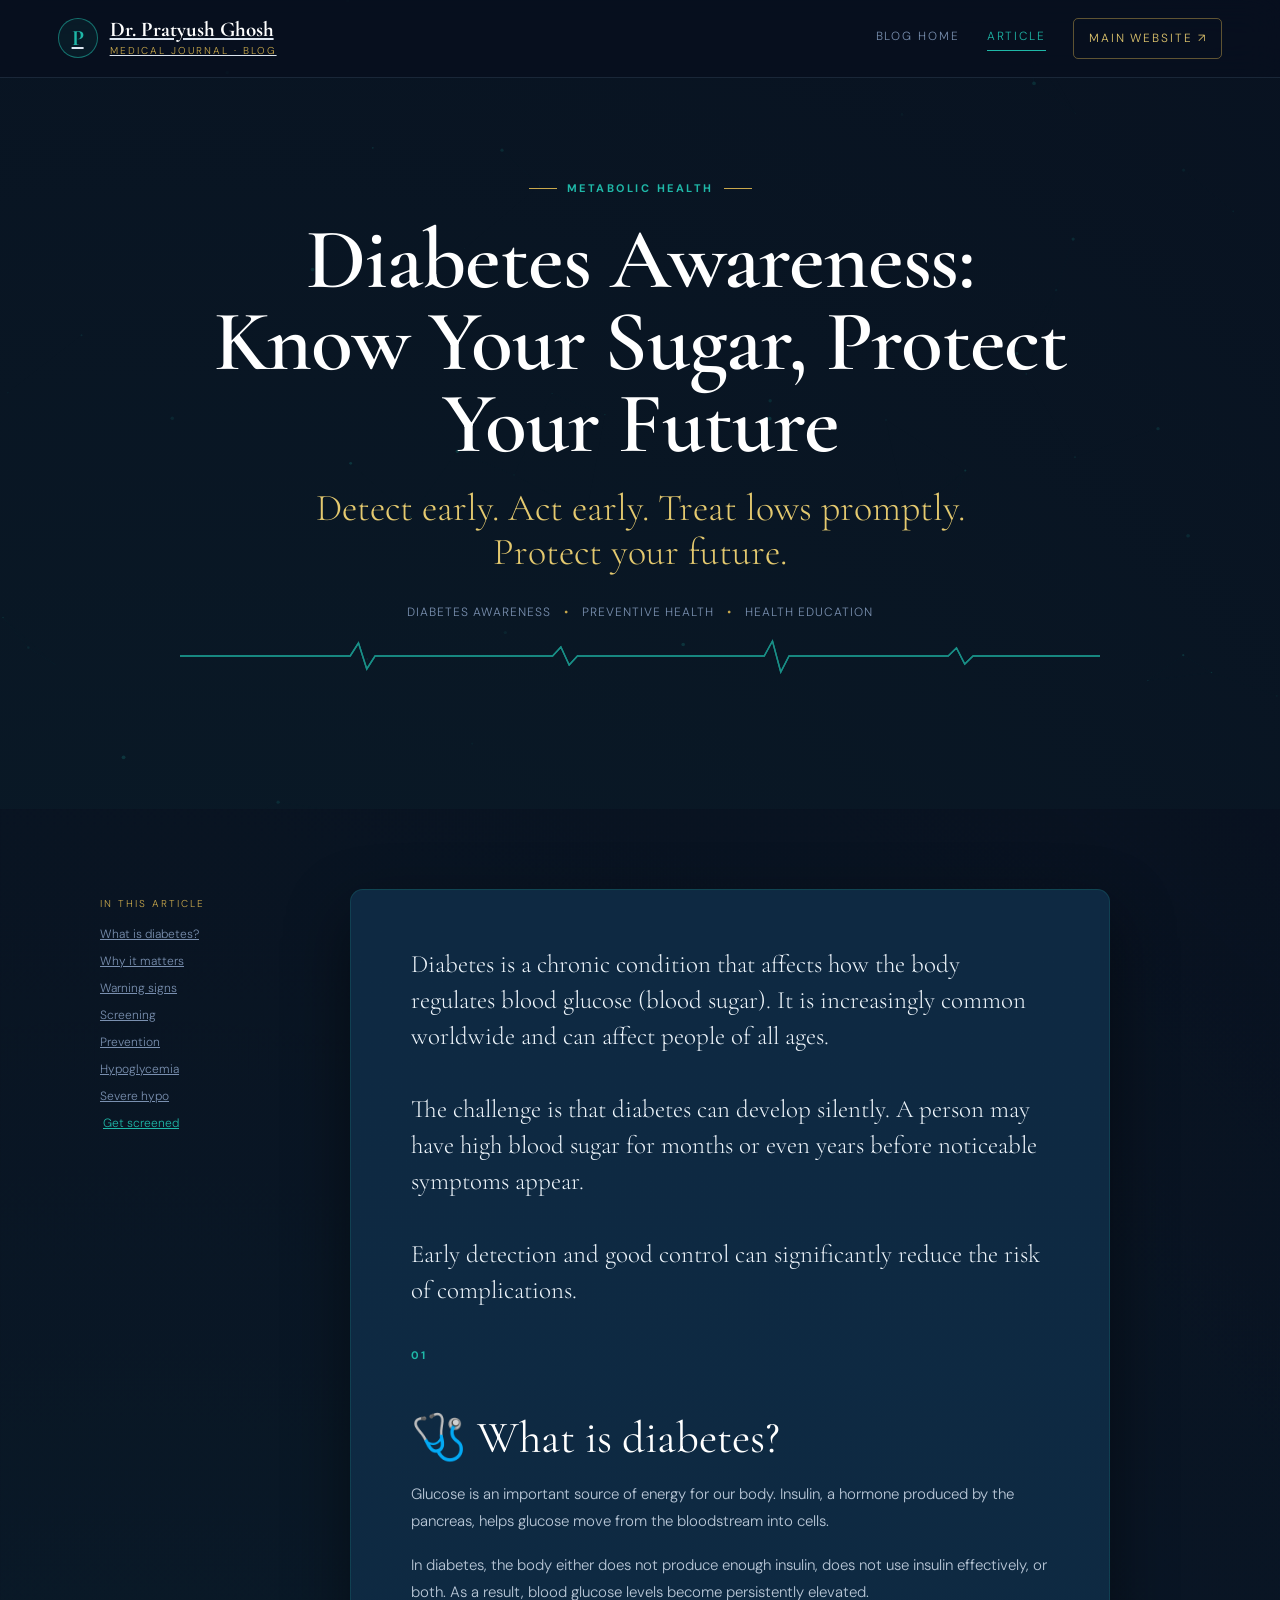
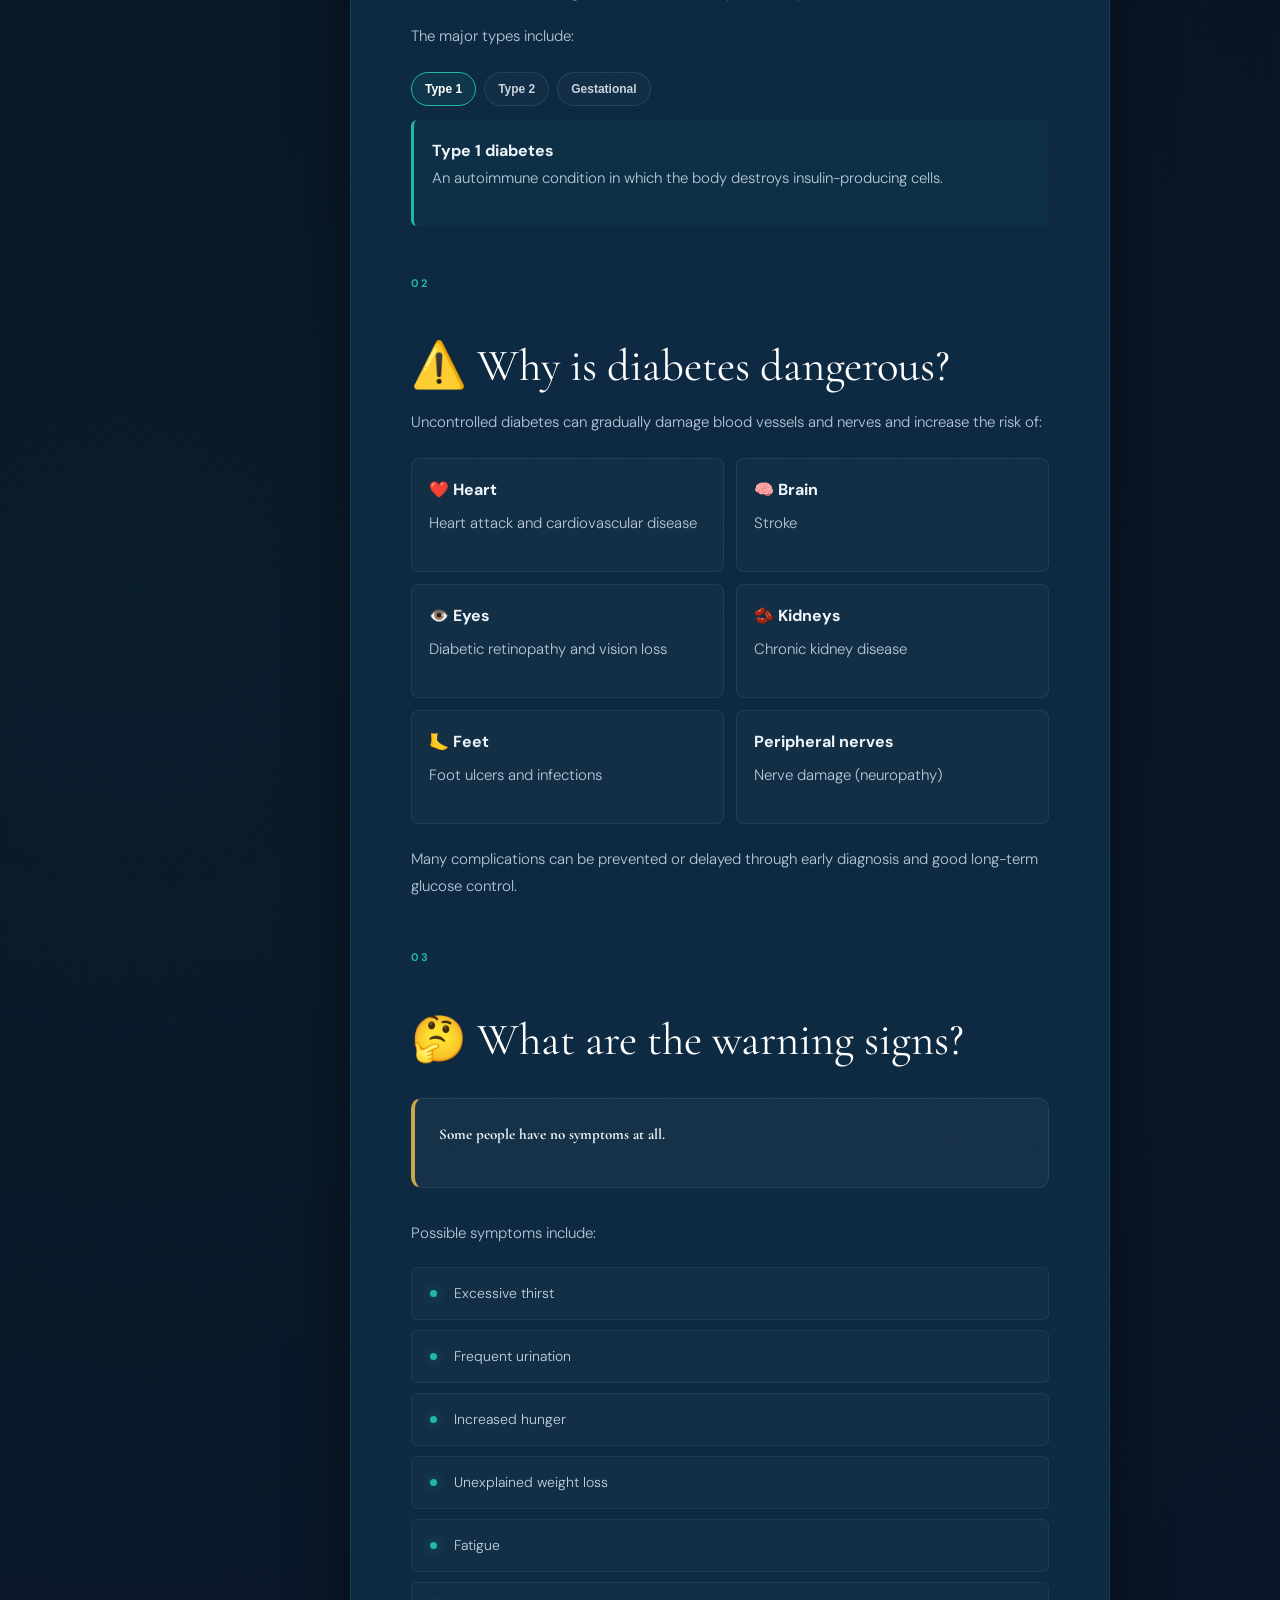
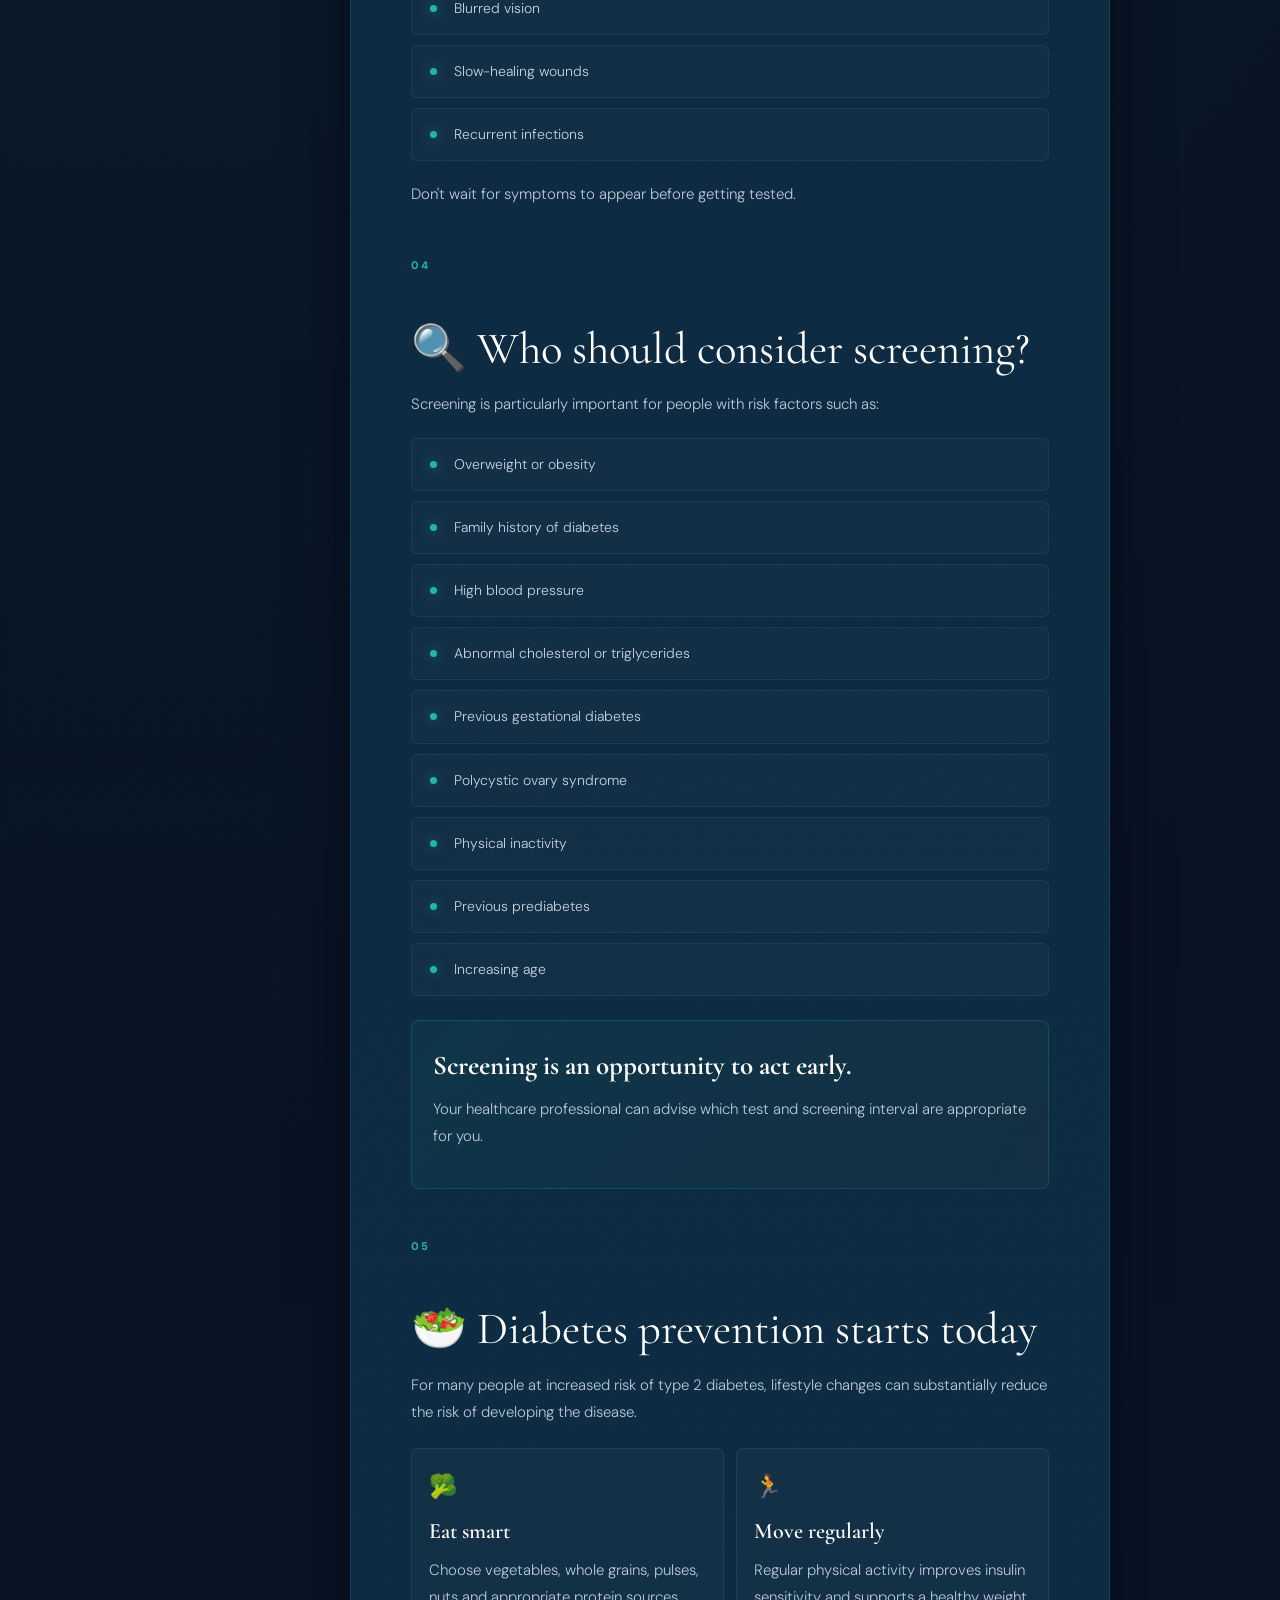
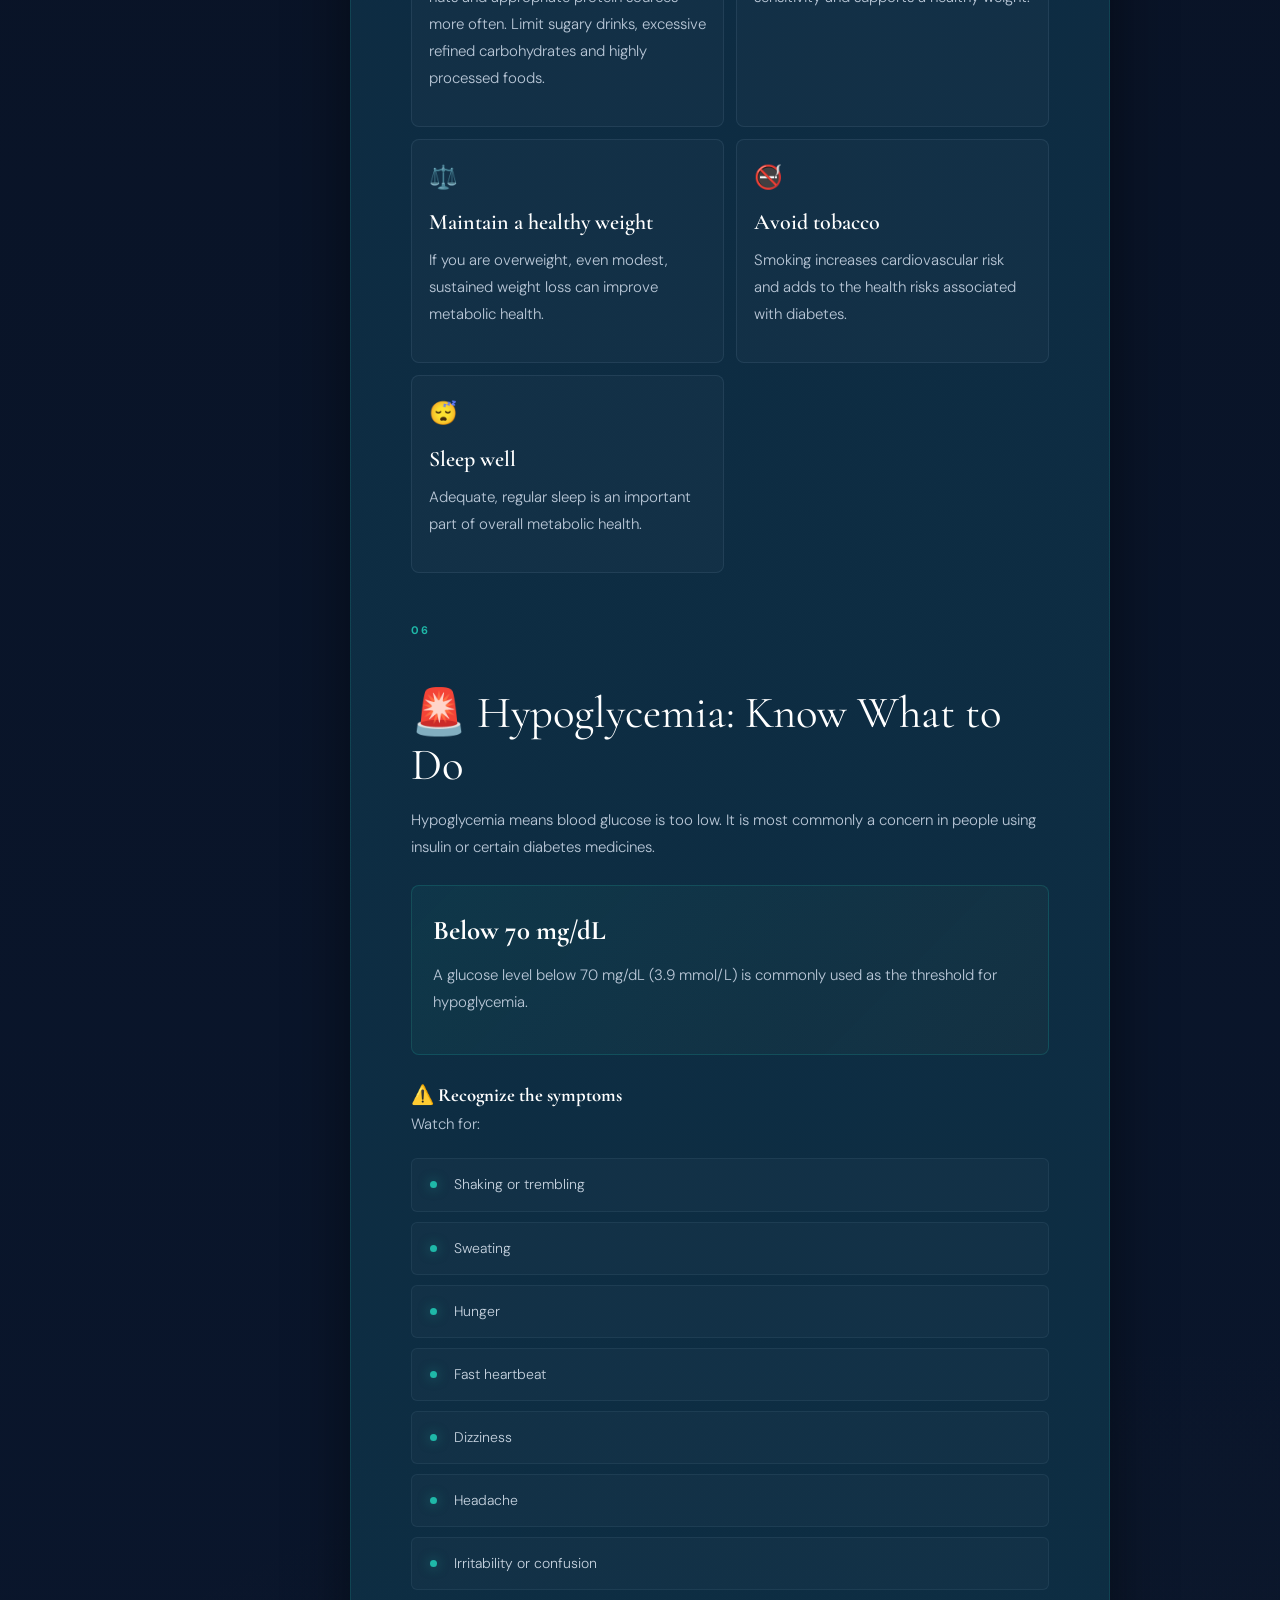
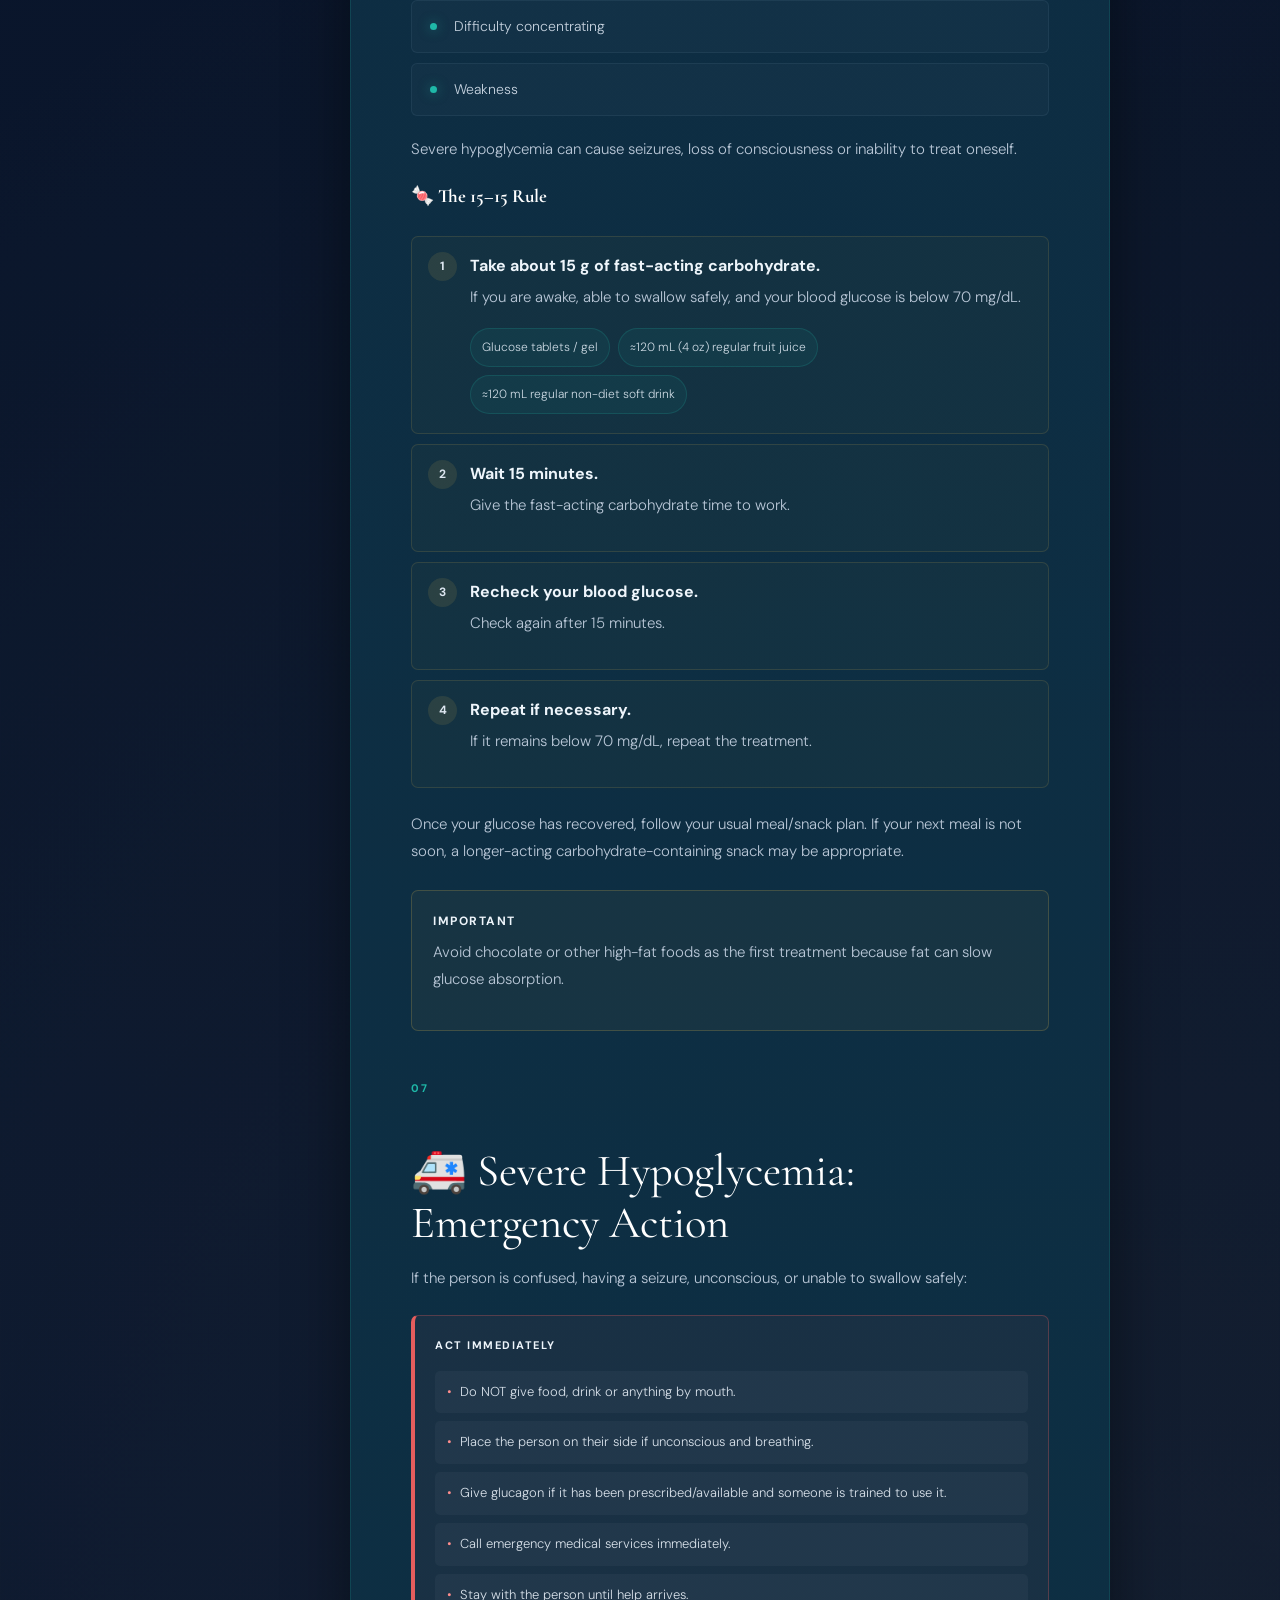
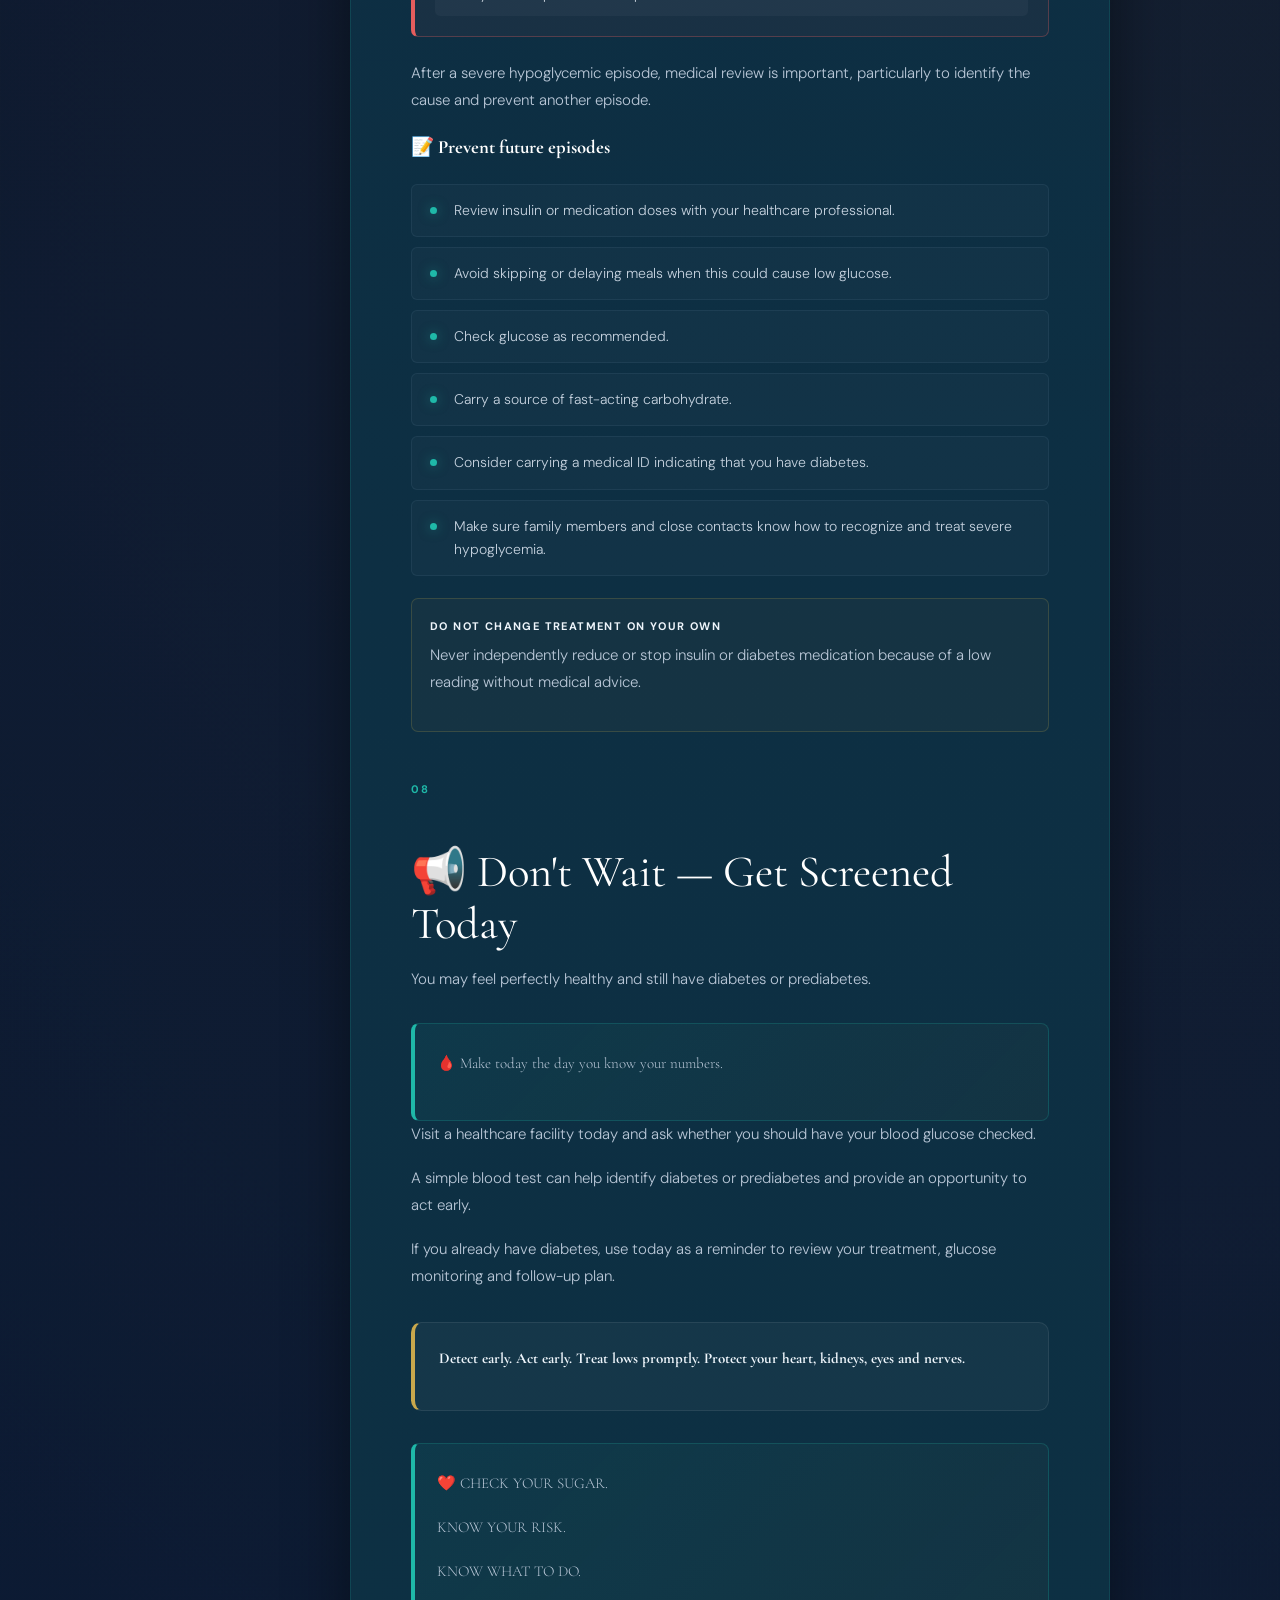
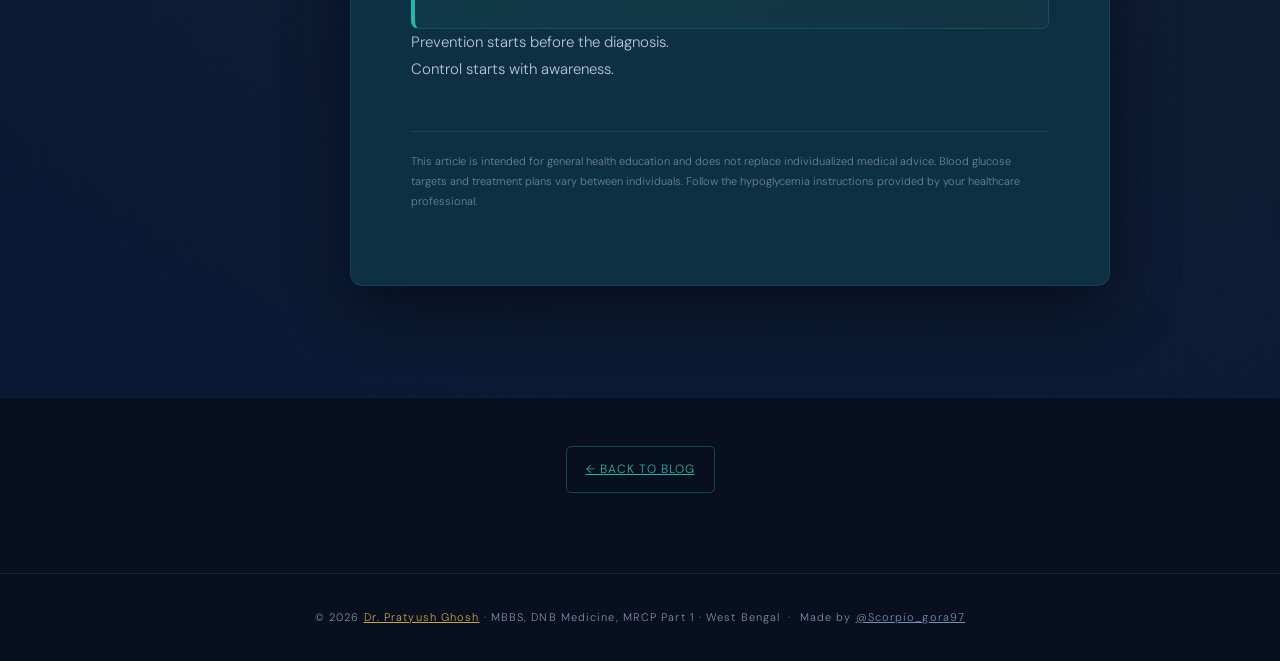
<file: Diabetes_Awareness_Know_Your_Sugar_Protect_Your_Future.html>
<!DOCTYPE html>
<html lang="en">
<head>
<meta charset="UTF-8">
<meta name="viewport" content="width=device-width, initial-scale=1.0">
<meta name="description" content="Diabetes Awareness: Know Your Sugar, Protect Your Future — understanding diabetes, warning signs, screening, prevention and hypoglycemia action.">
<meta name="author" content="Dr. Pratyush Ghosh">
<title>Diabetes Awareness: Know Your Sugar, Protect Your Future | Dr. Pratyush Ghosh</title>
<link rel="preconnect" href="https://fonts.googleapis.com">
<link rel="preconnect" href="https://fonts.gstatic.com" crossorigin>
<link href="https://fonts.googleapis.com/css2?family=Cormorant+Garamond:wght@500;600;700&family=DM+Sans:wght@400;500;600;700&display=swap" rel="stylesheet">

  <link rel="stylesheet" href="styles.css">
  <script src="main.js" defer></script>
</head>

<body class="article-page">
<div id="progress-bar"></div>
<canvas id="bg-canvas" aria-hidden="true"></canvas>

<header class="site-header">
<nav id="main-nav"><div class="nav-inner">
<a href="index.html" class="brand" aria-label="Medical Journal Blog home"><span class="brand-mark">P</span><span class="brand-text"><strong>Dr. Pratyush Ghosh</strong><span>Medical Journal · Blog</span></span></a>
<div class="nav-links" id="nav-links"><a href="index.html">Blog Home</a><a href="#" class="active">Article</a><a href="https://drpratyushghosh.netlify.app/" target="_blank" rel="noopener noreferrer" class="nav-cta">Main Website ↗</a></div>
<button class="hamburger" id="hamburger" aria-label="Open menu" aria-expanded="false" type="button"><span></span><span></span><span></span></button>
</div></nav>
</header>

<header class="hero">
<div class="article-hero-inner">
<div class="eyebrow">Metabolic Health</div>
<h1>Diabetes Awareness:<br>Know Your Sugar, Protect Your Future</h1>
<p class="hero-sub">Detect early. Act early. Treat lows promptly. Protect your future.</p>
<div class="meta">Diabetes Awareness <span>•</span> Preventive Health <span>•</span> Health Education</div>
<div class="ecg" aria-hidden="true"><svg viewBox="0 0 1000 46" preserveAspectRatio="none"><path class="soft" d="M0 23 H170 L185 23 L194 10 L203 36 L212 23 H390 L405 23 L414 14 L423 32 L432 23 H620 L635 23 L644 8 L653 39 L662 23 H820 L835 23 L844 15 L853 31 L862 23 H1000"/><path d="M0 23 H170 L185 23 L194 10 L203 36 L212 23 H390 L405 23 L414 14 L423 32 L432 23 H620 L635 23 L644 8 L653 39 L662 23 H820 L835 23 L844 15 L853 31 L862 23 H1000"/></svg></div>
</div>
</header>

<main id="article-body"><div class="layout">
<aside class="side">
<div class="side-label">In this article</div>
<a href="#what-is">What is diabetes?</a><a href="#danger">Why it matters</a><a href="#warning-signs">Warning signs</a><a href="#screening">Screening</a><a href="#prevention">Prevention</a><a href="#hypoglycemia">Hypoglycemia</a><a href="#emergency">Severe hypo</a><a href="#message">Get screened</a>
</aside>

<article class="article">

<p class="intro">Diabetes is a chronic condition that affects how the body regulates blood glucose (blood sugar). It is increasingly common worldwide and can affect people of all ages.<br><br>The challenge is that diabetes can develop silently. A person may have high blood sugar for months or even years before noticeable symptoms appear.<br><br>Early detection and good control can significantly reduce the risk of complications.</p>

<section class="section" id="what-is"><div class="section-number">01</div><h2>🩺 What is diabetes?</h2>
<p>Glucose is an important source of energy for our body. Insulin, a hormone produced by the pancreas, helps glucose move from the bloodstream into cells.</p>
<p>In diabetes, the body either does not produce enough insulin, does not use insulin effectively, or both. As a result, blood glucose levels become persistently elevated.</p>
<p>The major types include:</p>
<div class="type-tabs" role="tablist">
<button class="type-tab active" type="button" data-type="type1">Type 1</button><button class="type-tab" type="button" data-type="type2">Type 2</button><button class="type-tab" type="button" data-type="gestational">Gestational</button>
</div>
<div class="type-panel active" id="type1"><strong>Type 1 diabetes</strong><p>An autoimmune condition in which the body destroys insulin-producing cells.</p></div>
<div class="type-panel" id="type2"><strong>Type 2 diabetes</strong><p>The most common form, often associated with insulin resistance and progressive loss of insulin production.</p></div>
<div class="type-panel" id="gestational"><strong>Gestational diabetes</strong><p>Diabetes first diagnosed during pregnancy.</p></div>
</section>

<section class="section" id="danger"><div class="section-number">02</div><h2>⚠️ Why is diabetes dangerous?</h2>
<p>Uncontrolled diabetes can gradually damage blood vessels and nerves and increase the risk of:</p>
<div class="risk-grid">
<div class="risk-card"><strong>❤️ Heart</strong><p>Heart attack and cardiovascular disease</p></div><div class="risk-card"><strong>🧠 Brain</strong><p>Stroke</p></div><div class="risk-card"><strong>👁️ Eyes</strong><p>Diabetic retinopathy and vision loss</p></div><div class="risk-card"><strong>🫘 Kidneys</strong><p>Chronic kidney disease</p></div><div class="risk-card"><strong>🦶 Feet</strong><p>Foot ulcers and infections</p></div><div class="risk-card"><strong>Peripheral nerves</strong><p>Nerve damage (neuropathy)</p></div>
</div>
<p>Many complications can be prevented or delayed through early diagnosis and good long-term glucose control.</p>
</section>

<section class="section" id="warning-signs"><div class="section-number">03</div><h2>🤔 What are the warning signs?</h2>
<div class="highlight"><p><strong>Some people have no symptoms at all.</strong></p></div>
<p>Possible symptoms include:</p>
<ul><li>Excessive thirst</li><li>Frequent urination</li><li>Increased hunger</li><li>Unexplained weight loss</li><li>Fatigue</li><li>Blurred vision</li><li>Slow-healing wounds</li><li>Recurrent infections</li></ul>
<p>Don't wait for symptoms to appear before getting tested.</p>
</section>

<section class="section" id="screening"><div class="section-number">04</div><h2>🔍 Who should consider screening?</h2>
<p>Screening is particularly important for people with risk factors such as:</p>
<ul><li>Overweight or obesity</li><li>Family history of diabetes</li><li>High blood pressure</li><li>Abnormal cholesterol or triglycerides</li><li>Previous gestational diabetes</li><li>Polycystic ovary syndrome</li><li>Physical inactivity</li><li>Previous prediabetes</li><li>Increasing age</li></ul>
<div class="number-card"><h3>Screening is an opportunity to act early.</h3><p>Your healthcare professional can advise which test and screening interval are appropriate for you.</p></div>
</section>

<section class="section" id="prevention"><div class="section-number">05</div><h2>🥗 Diabetes prevention starts today</h2>
<p>For many people at increased risk of type 2 diabetes, lifestyle changes can substantially reduce the risk of developing the disease.</p>
<div class="lifestyle-grid">
<div class="lifestyle-card"><div class="icon">🥦</div><h3>Eat smart</h3><p>Choose vegetables, whole grains, pulses, nuts and appropriate protein sources more often. Limit sugary drinks, excessive refined carbohydrates and highly processed foods.</p></div>
<div class="lifestyle-card"><div class="icon">🏃</div><h3>Move regularly</h3><p>Regular physical activity improves insulin sensitivity and supports a healthy weight.</p></div>
<div class="lifestyle-card"><div class="icon">⚖️</div><h3>Maintain a healthy weight</h3><p>If you are overweight, even modest, sustained weight loss can improve metabolic health.</p></div>
<div class="lifestyle-card"><div class="icon">🚭</div><h3>Avoid tobacco</h3><p>Smoking increases cardiovascular risk and adds to the health risks associated with diabetes.</p></div>
<div class="lifestyle-card"><div class="icon">😴</div><h3>Sleep well</h3><p>Adequate, regular sleep is an important part of overall metabolic health.</p></div>
</div>
</section>

<section class="section" id="hypoglycemia"><div class="section-number">06</div><h2>🚨 Hypoglycemia: Know What to Do</h2>
<p>Hypoglycemia means blood glucose is too low. It is most commonly a concern in people using insulin or certain diabetes medicines.</p>
<div class="number-card"><h3>Below 70 mg/dL</h3><p>A glucose level below 70 mg/dL (3.9 mmol/L) is commonly used as the threshold for hypoglycemia.</p></div>
<h3>⚠️ Recognize the symptoms</h3><p>Watch for:</p>
<ul><li>Shaking or trembling</li><li>Sweating</li><li>Hunger</li><li>Fast heartbeat</li><li>Dizziness</li><li>Headache</li><li>Irritability or confusion</li><li>Difficulty concentrating</li><li>Weakness</li></ul>
<p>Severe hypoglycemia can cause seizures, loss of consciousness or inability to treat oneself.</p>
<h3>🍬 The 15–15 Rule</h3>
<div class="hypo-flow">
<div class="hypo-step"><div class="hypo-step-number">1</div><div><strong>Take about 15 g of fast-acting carbohydrate.</strong><p>If you are awake, able to swallow safely, and your blood glucose is below 70 mg/dL.</p><div class="fast-carb"><span>Glucose tablets / gel</span><span>≈120 mL (4 oz) regular fruit juice</span><span>≈120 mL regular non-diet soft drink</span></div></div></div>
<div class="hypo-step"><div class="hypo-step-number">2</div><div><strong>Wait 15 minutes.</strong><p>Give the fast-acting carbohydrate time to work.</p></div></div>
<div class="hypo-step"><div class="hypo-step-number">3</div><div><strong>Recheck your blood glucose.</strong><p>Check again after 15 minutes.</p></div></div>
<div class="hypo-step"><div class="hypo-step-number">4</div><div><strong>Repeat if necessary.</strong><p>If it remains below 70 mg/dL, repeat the treatment.</p></div></div>
</div>
<p>Once your glucose has recovered, follow your usual meal/snack plan. If your next meal is not soon, a longer-acting carbohydrate-containing snack may be appropriate.</p>
<div class="caution"><strong>Important</strong><p>Avoid chocolate or other high-fat foods as the first treatment because fat can slow glucose absorption.</p></div>
</section>

<section class="section" id="emergency"><div class="section-number">07</div><h2>🚑 Severe Hypoglycemia: Emergency Action</h2>
<p>If the person is confused, having a seizure, unconscious, or unable to swallow safely:</p>
<div class="emergency-box"><strong>Act immediately</strong><div class="emergency-list"><div>Do NOT give food, drink or anything by mouth.</div><div>Place the person on their side if unconscious and breathing.</div><div>Give glucagon if it has been prescribed/available and someone is trained to use it.</div><div>Call emergency medical services immediately.</div><div>Stay with the person until help arrives.</div></div></div>
<p>After a severe hypoglycemic episode, medical review is important, particularly to identify the cause and prevent another episode.</p>
<h3>📝 Prevent future episodes</h3>
<ul><li>Review insulin or medication doses with your healthcare professional.</li><li>Avoid skipping or delaying meals when this could cause low glucose.</li><li>Check glucose as recommended.</li><li>Carry a source of fast-acting carbohydrate.</li><li>Consider carrying a medical ID indicating that you have diabetes.</li><li>Make sure family members and close contacts know how to recognize and treat severe hypoglycemia.</li></ul>
<div class="medicine-note"><strong>Do not change treatment on your own</strong><p>Never independently reduce or stop insulin or diabetes medication because of a low reading without medical advice.</p></div>
</section>

<section class="section" id="message"><div class="section-number">08</div><h2>📢 Don't Wait — Get Screened Today</h2>
<p>You may feel perfectly healthy and still have diabetes or prediabetes.</p>
<div class="future-box"><p>🩸 Make today the day you know your numbers.</p></div>
<p>Visit a healthcare facility today and ask whether you should have your blood glucose checked.</p>
<p>A simple blood test can help identify diabetes or prediabetes and provide an opportunity to act early.</p>
<p>If you already have diabetes, use today as a reminder to review your treatment, glucose monitoring and follow-up plan.</p>
<div class="highlight"><p><strong>Detect early. Act early. Treat lows promptly. Protect your heart, kidneys, eyes and nerves.</strong></p></div>
<div class="future-box"><p>❤️ CHECK YOUR SUGAR.</p><p>KNOW YOUR RISK.</p><p>KNOW WHAT TO DO.</p></div>
<p>Prevention starts before the diagnosis.<br>Control starts with awareness.</p>
</section>

<p class="disclaimer">This article is intended for general health education and does not replace individualized medical advice. Blood glucose targets and treatment plans vary between individuals. Follow the hypoglycemia instructions provided by your healthcare professional.</p>

</article></div></main>

<div class="back"><a href="index.html">← Back to Blog</a></div>

<footer>© 2026 <span class="gold"><a href="https://drpratyushghosh.netlify.app/" target="_blank" rel="noopener noreferrer">Dr. Pratyush Ghosh</a></span> · MBBS, DNB Medicine, MRCP Part 1 · West Bengal &nbsp;·&nbsp; Made by <a href="https://instagram.com/Scorpio_gora97" target="_blank" rel="noopener noreferrer" class="footer-insta">@Scorpio_gora97</a></footer>

<button class="back-to-top" id="back-to-top" aria-label="Back to top">↑</button>
</body>
</html>
</file>
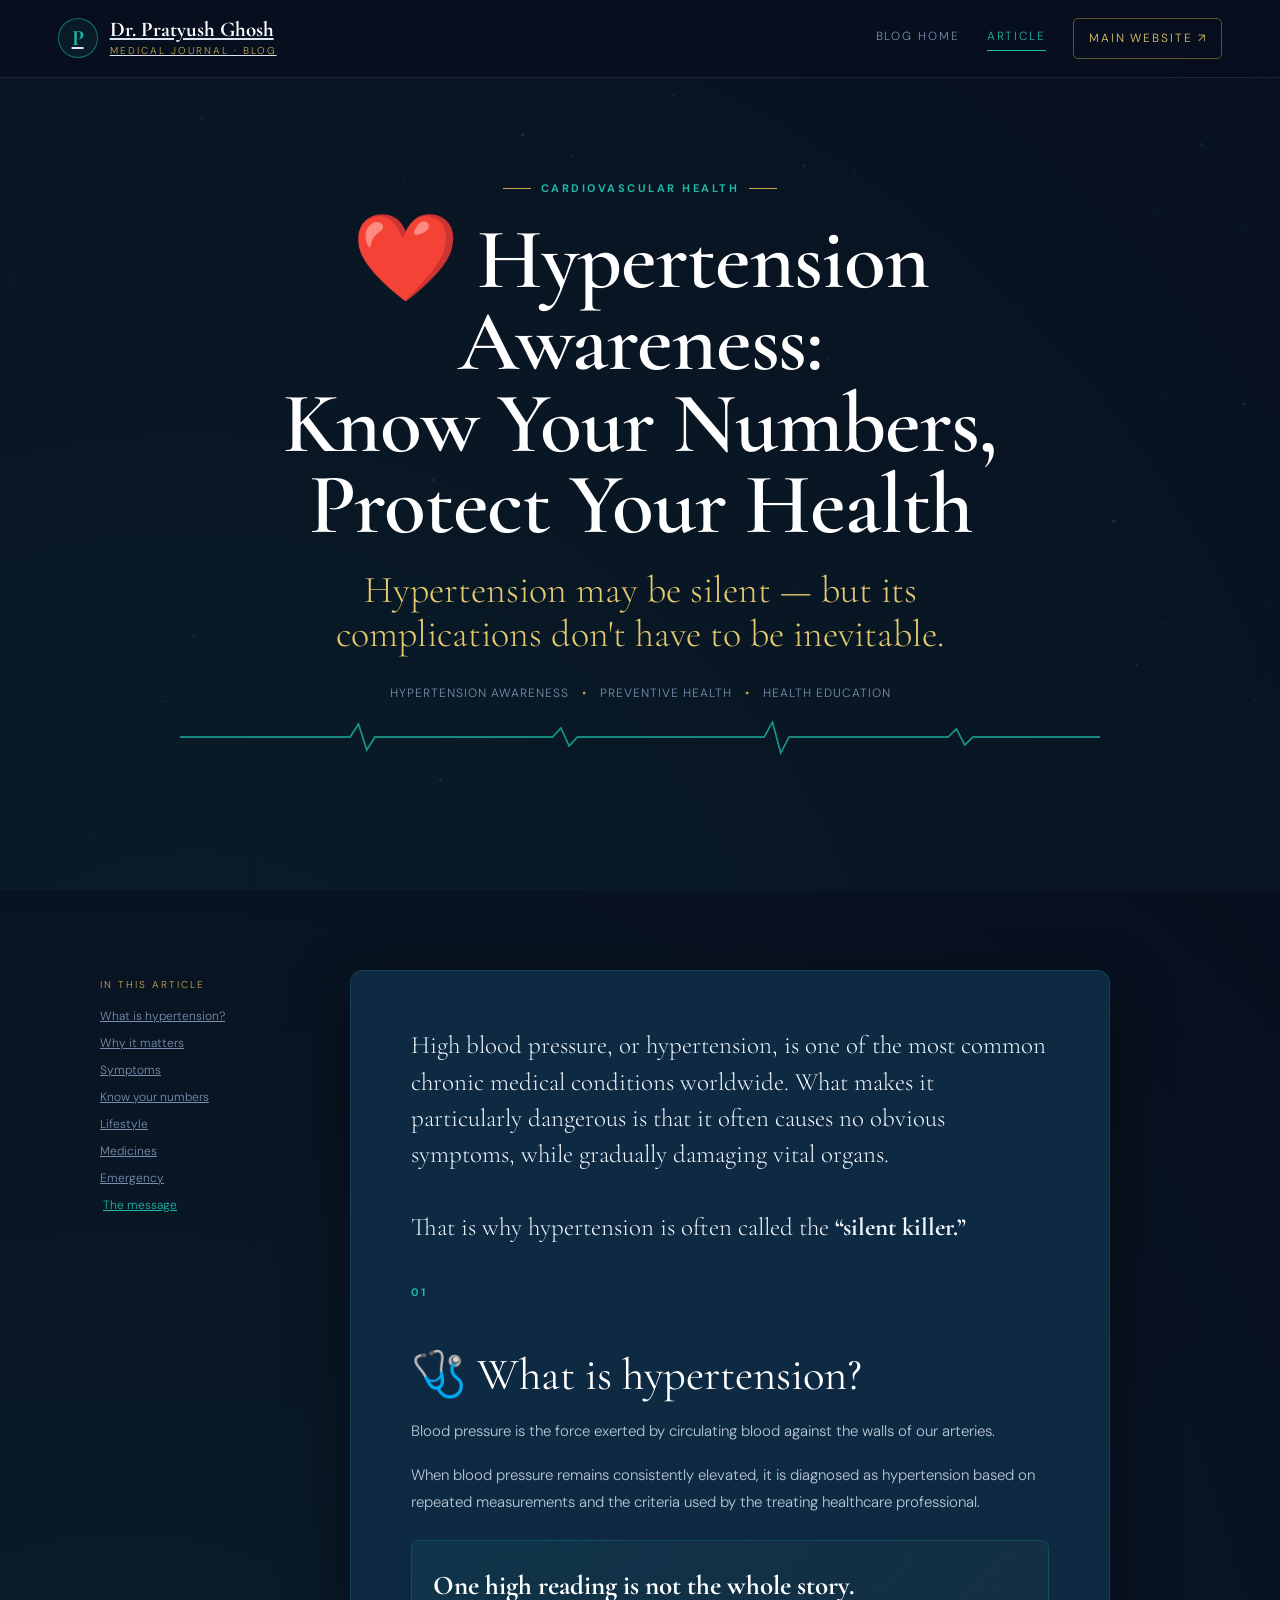
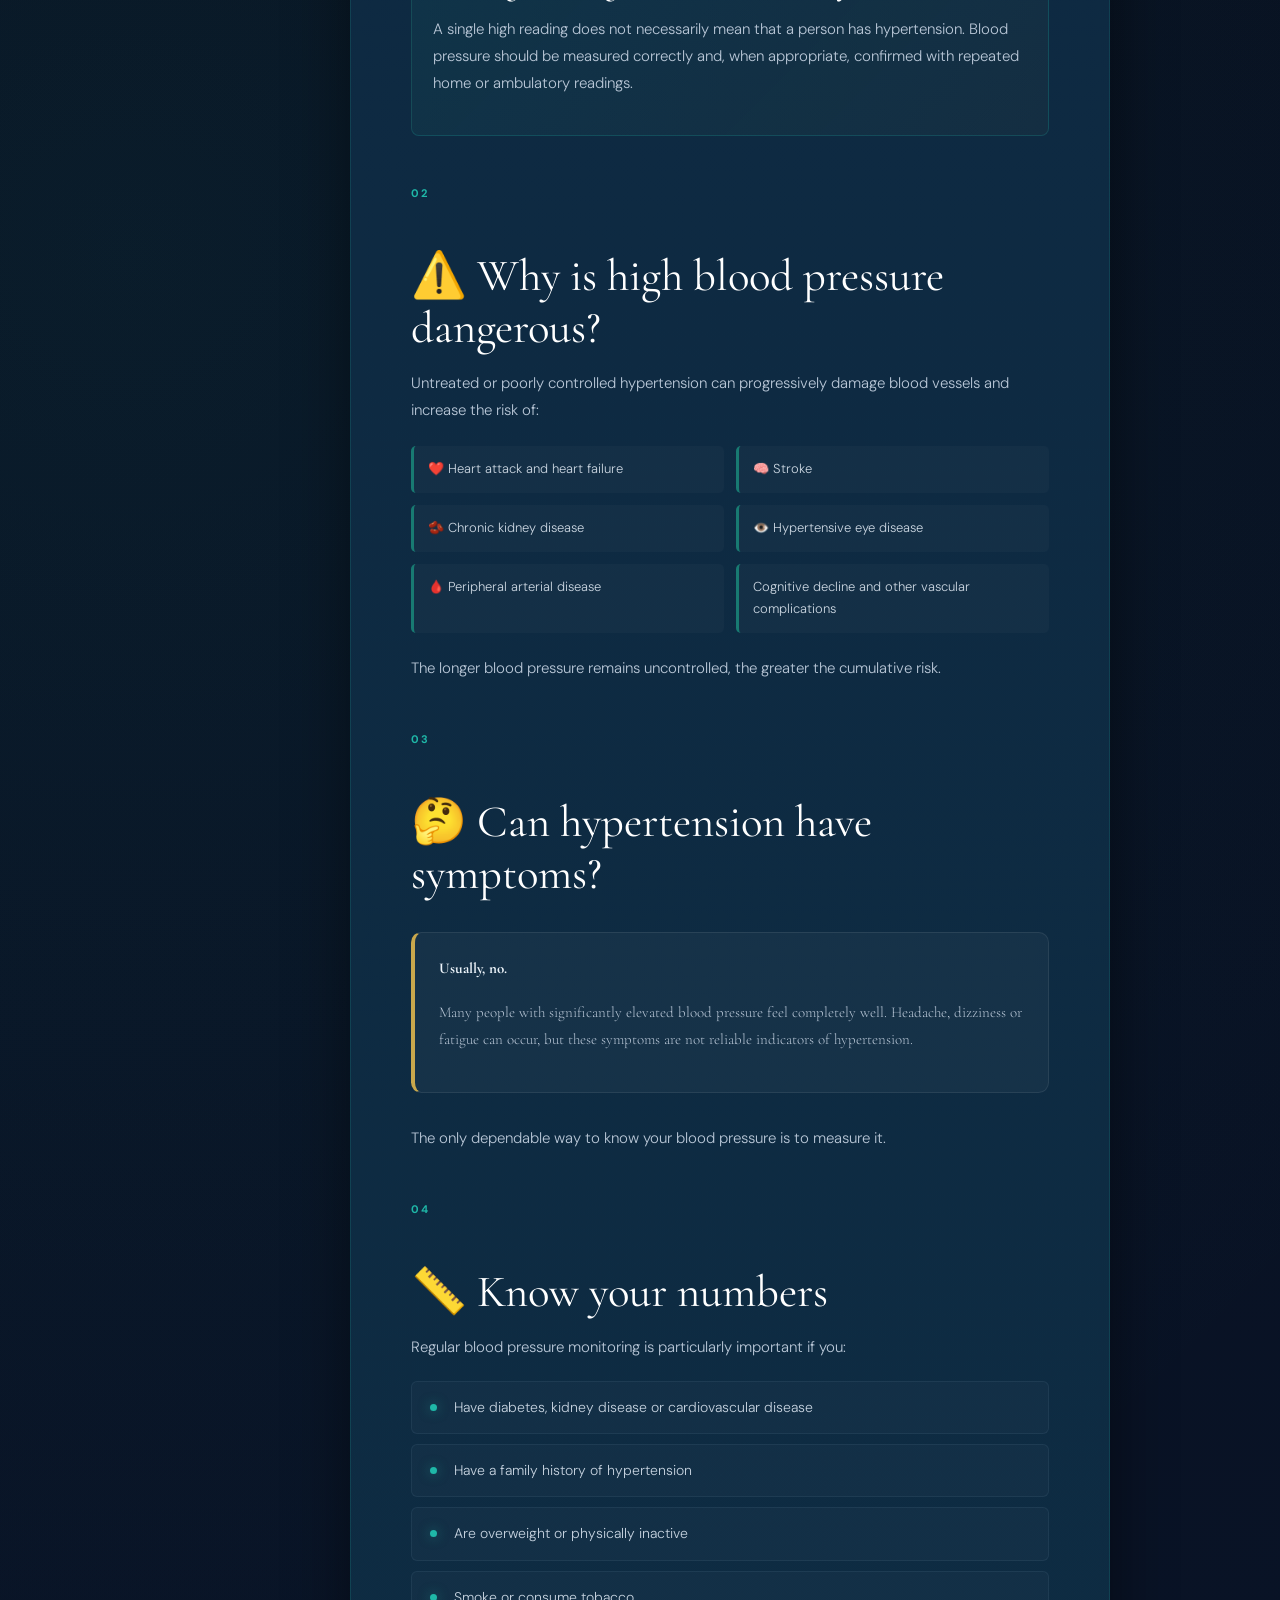
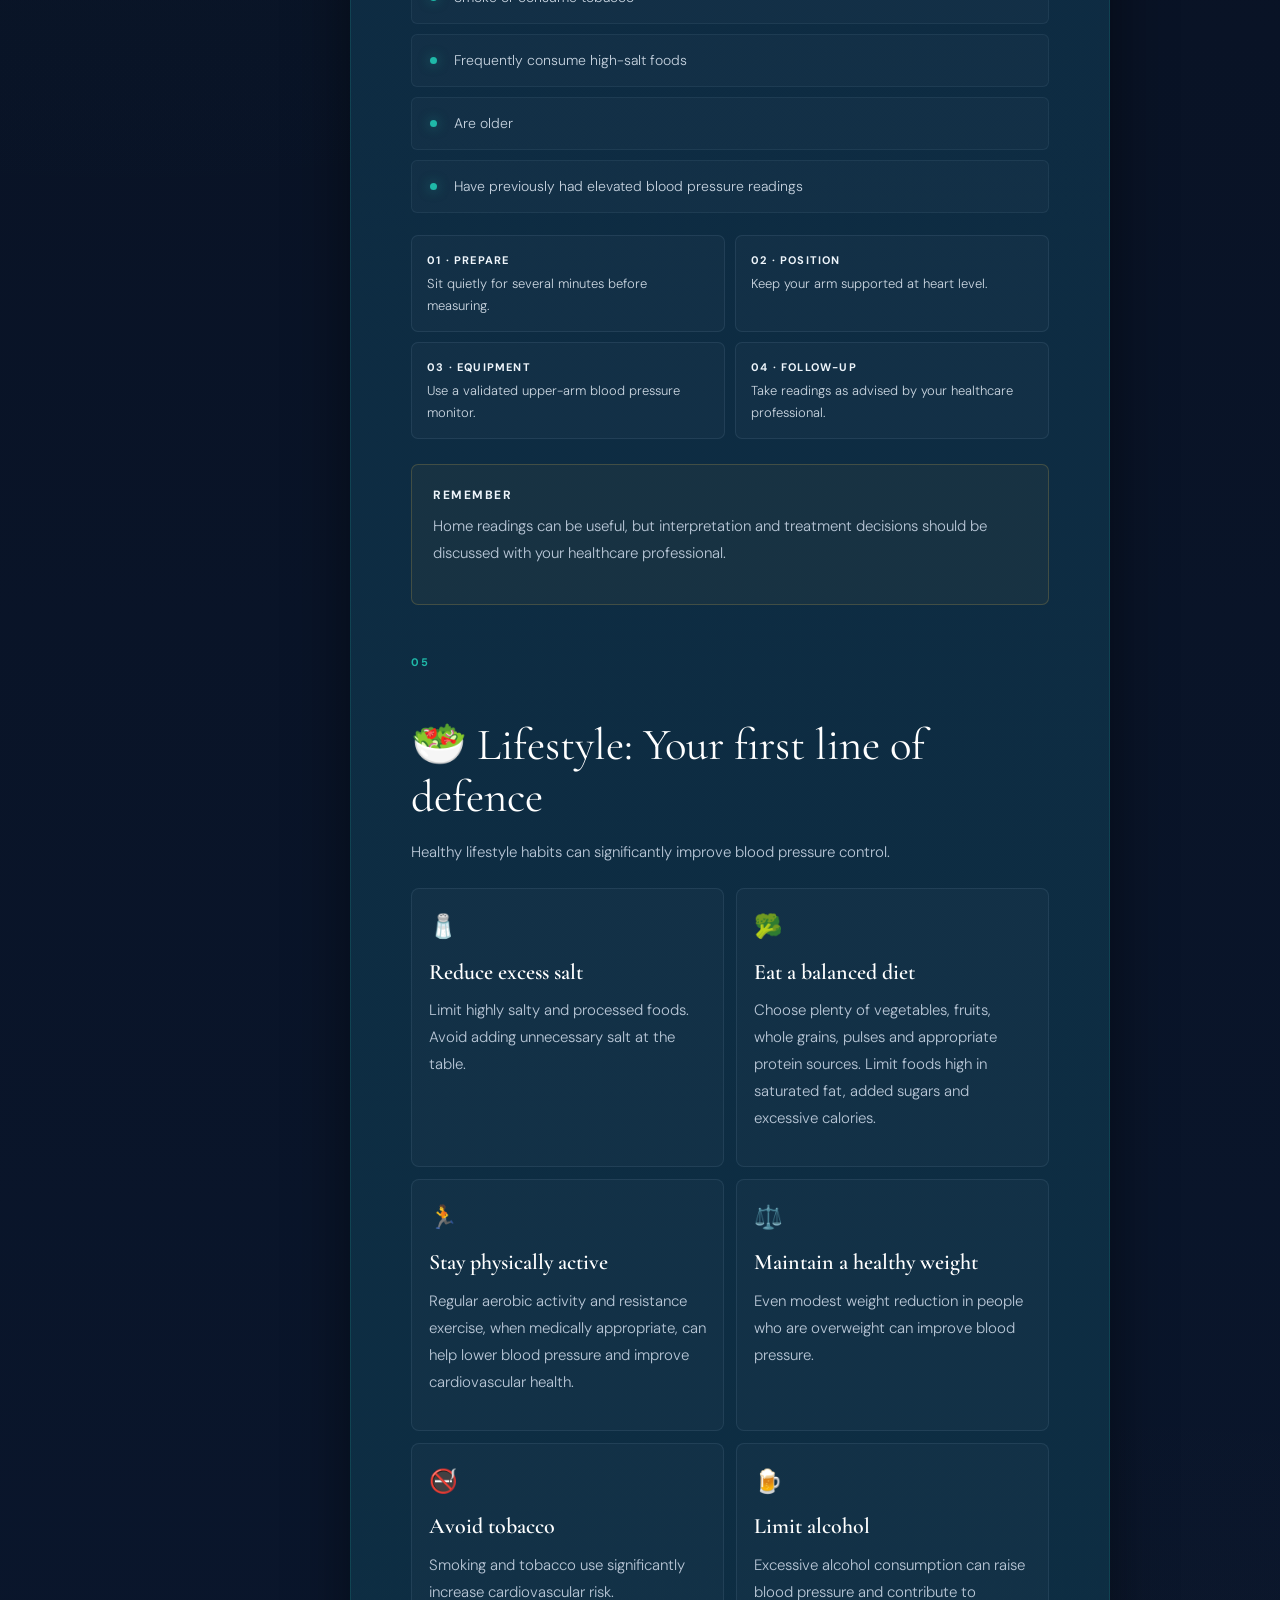
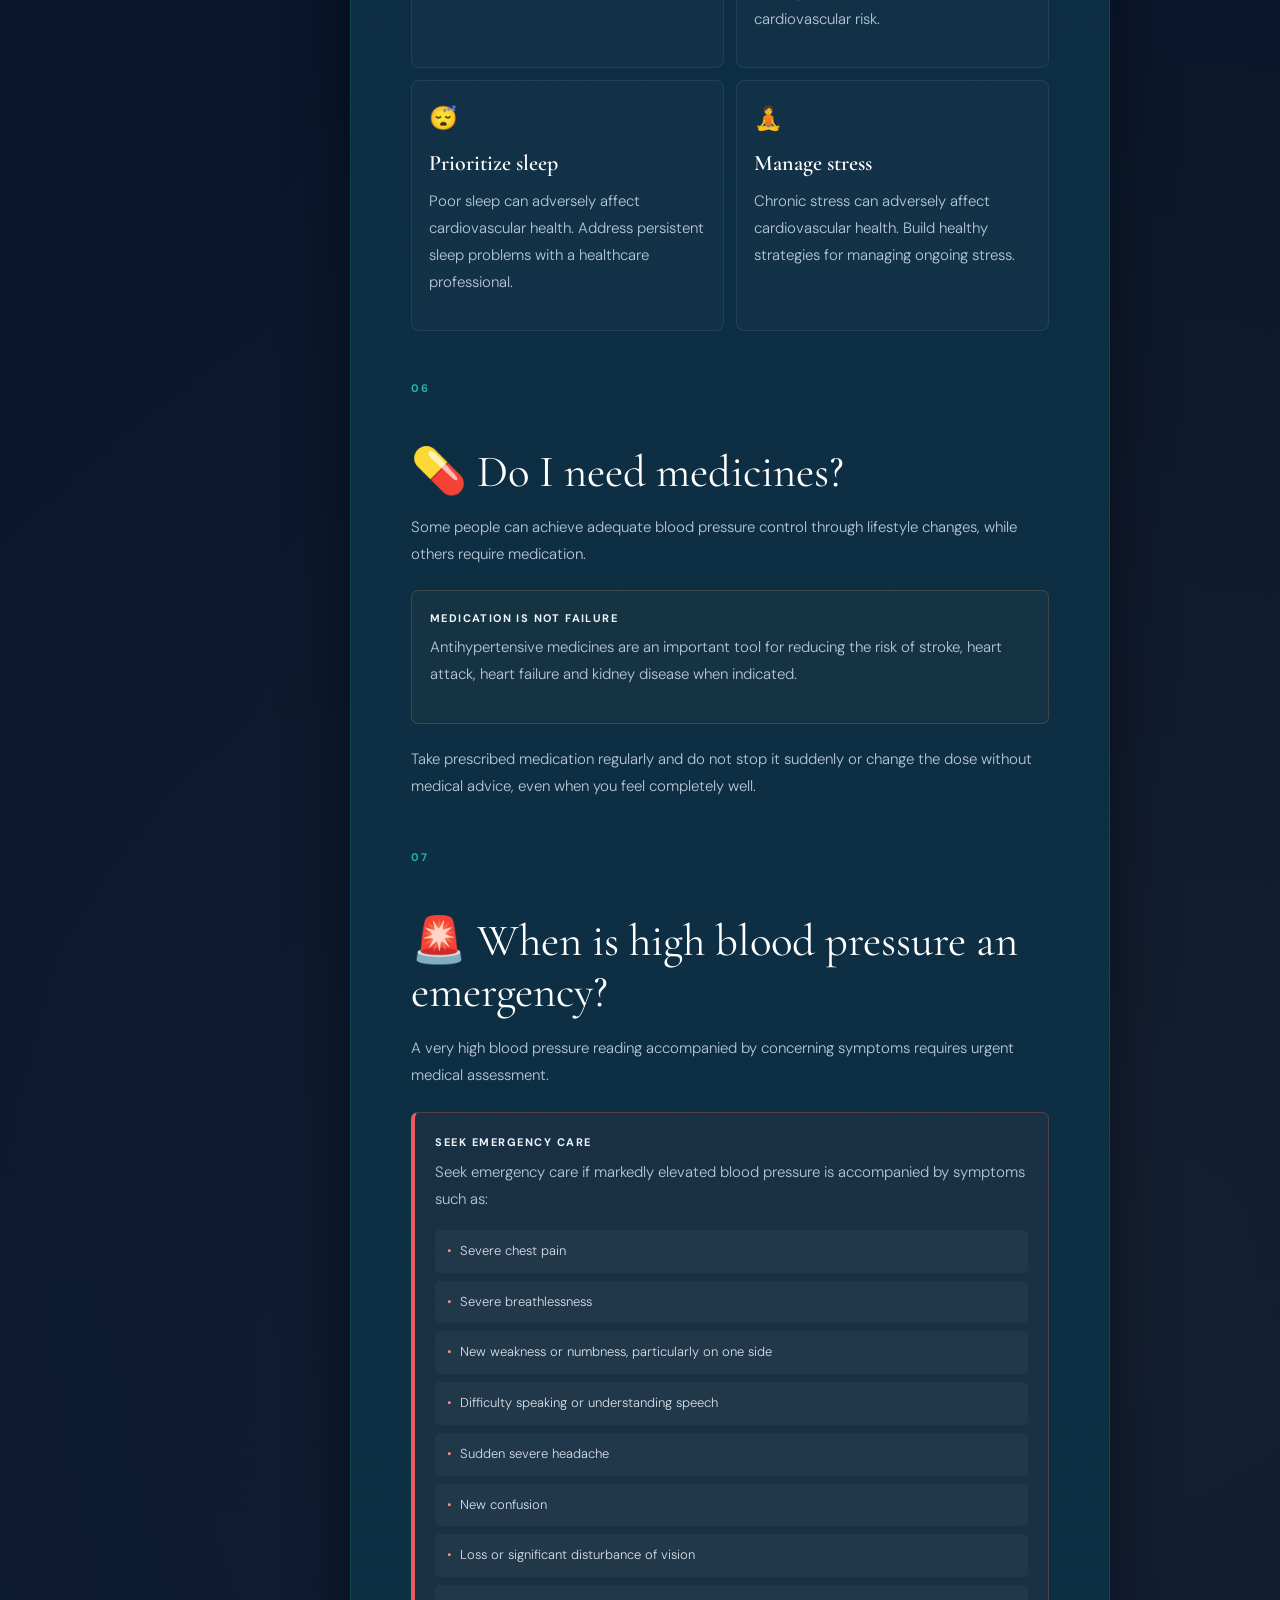
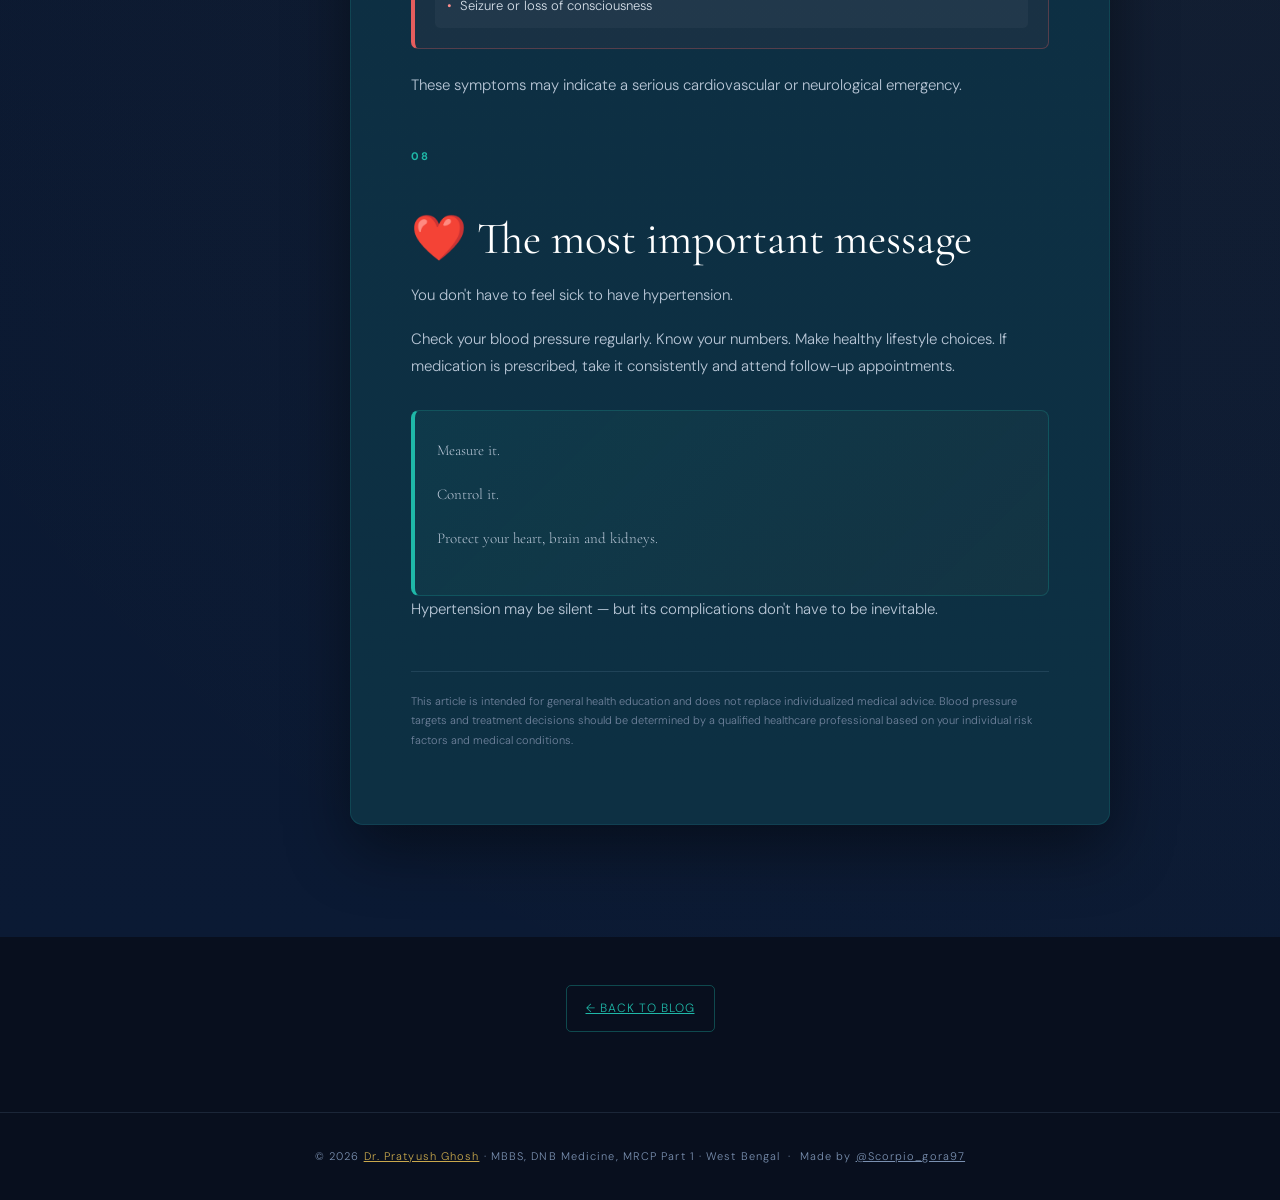
<file: Hypertension_Awareness_Know_Your_Numbers_Protect_Your_Health.html>
<!DOCTYPE html>
<html lang="en">
<head>
<meta charset="UTF-8">
<meta name="viewport" content="width=device-width, initial-scale=1.0">
<meta name="description" content="Hypertension Awareness: Know Your Numbers, Protect Your Health — an educational guide to blood pressure, cardiovascular risk, lifestyle, medicines and emergency warning signs.">
<meta name="author" content="Dr. Pratyush Ghosh">
<title>Hypertension Awareness: Know Your Numbers, Protect Your Health | Dr. Pratyush Ghosh</title>

<link rel="preconnect" href="https://fonts.googleapis.com">
<link rel="preconnect" href="https://fonts.gstatic.com" crossorigin>
<link href="https://fonts.googleapis.com/css2?family=Cormorant+Garamond:wght@500;600;700&family=DM+Sans:wght@400;500;600;700&display=swap" rel="stylesheet">

  <link rel="stylesheet" href="styles.css">
  <script src="main.js" defer></script>
</head>

<body class="article-page">

<div id="progress-bar"></div>
<canvas id="bg-canvas" aria-hidden="true"></canvas>

<!-- =====================================================
     HEADER / NAVIGATION
====================================================== -->

<header class="site-header">
<nav id="main-nav">
<div class="nav-inner">

<a href="index.html" class="brand" aria-label="Medical Journal Blog home">
<span class="brand-mark">P</span>
<span class="brand-text">
<strong>Dr. Pratyush Ghosh</strong>
<span>Medical Journal · Blog</span>
</span>
</a>

<div class="nav-links" id="nav-links">
<a href="index.html">Blog Home</a>
<a href="#" class="active">Article</a>
<a href="https://drpratyushghosh.netlify.app/" target="_blank" rel="noopener noreferrer" class="nav-cta">Main Website ↗</a>
</div>

<button class="hamburger" id="hamburger" aria-label="Open menu" aria-expanded="false" type="button">
<span></span><span></span><span></span>
</button>

</div>
</nav>
</header>


<!-- =====================================================
     HERO
====================================================== -->

<header class="hero">

<div class="article-hero-inner">

<div class="eyebrow">
Cardiovascular Health
</div>

<h1>
❤️ Hypertension Awareness:<br>
Know Your Numbers, Protect Your Health
</h1>

<p class="hero-sub">
Hypertension may be silent — but its complications don't have to be inevitable.
</p>

<div class="meta">
Hypertension Awareness
<span>•</span>
Preventive Health
<span>•</span>
Health Education
</div>

<div class="ecg" aria-hidden="true">
<svg viewBox="0 0 1000 46" preserveAspectRatio="none">
<path class="soft" d="M0 23 H170 L185 23 L194 10 L203 36 L212 23 H390 L405 23 L414 14 L423 32 L432 23 H620 L635 23 L644 8 L653 39 L662 23 H820 L835 23 L844 15 L853 31 L862 23 H1000"/>
<path d="M0 23 H170 L185 23 L194 10 L203 36 L212 23 H390 L405 23 L414 14 L423 32 L432 23 H620 L635 23 L644 8 L653 39 L662 23 H820 L835 23 L844 15 L853 31 L862 23 H1000"/>
</svg>
</div>

</div>

</header>


<!-- =====================================================
     ARTICLE
====================================================== -->

<main id="article-body">

<div class="layout">

<aside class="side">
<div class="side-label">In this article</div>
<a href="#what-is">What is hypertension?</a>
<a href="#danger">Why it matters</a>
<a href="#symptoms">Symptoms</a>
<a href="#numbers">Know your numbers</a>
<a href="#lifestyle">Lifestyle</a>
<a href="#medicines">Medicines</a>
<a href="#emergency">Emergency</a>
<a href="#message">The message</a>
</aside>


<article class="article">

<p class="intro">
High blood pressure, or hypertension, is one of the most common chronic medical conditions worldwide. What makes it particularly dangerous is that it often causes no obvious symptoms, while gradually damaging vital organs.
<br><br>
That is why hypertension is often called the <strong>“silent killer.”</strong>
</p>


<!-- 01 -->

<section class="section" id="what-is">

<div class="section-number">01</div>

<h2>🩺 What is hypertension?</h2>

<p>
Blood pressure is the force exerted by circulating blood against the walls of our arteries.
</p>

<p>
When blood pressure remains consistently elevated, it is diagnosed as hypertension based on repeated measurements and the criteria used by the treating healthcare professional.
</p>

<div class="number-card">
<h3>One high reading is not the whole story.</h3>
<p>
A single high reading does not necessarily mean that a person has hypertension. Blood pressure should be measured correctly and, when appropriate, confirmed with repeated home or ambulatory readings.
</p>
</div>

</section>


<!-- 02 -->

<section class="section" id="danger">

<div class="section-number">02</div>

<h2>⚠️ Why is high blood pressure dangerous?</h2>

<p>
Untreated or poorly controlled hypertension can progressively damage blood vessels and increase the risk of:
</p>

<div class="risk-grid">
<div class="risk-item">❤️ Heart attack and heart failure</div>
<div class="risk-item">🧠 Stroke</div>
<div class="risk-item">🫘 Chronic kidney disease</div>
<div class="risk-item">👁️ Hypertensive eye disease</div>
<div class="risk-item">🩸 Peripheral arterial disease</div>
<div class="risk-item">Cognitive decline and other vascular complications</div>
</div>

<p>
The longer blood pressure remains uncontrolled, the greater the cumulative risk.
</p>

</section>


<!-- 03 -->

<section class="section" id="symptoms">

<div class="section-number">03</div>

<h2>🤔 Can hypertension have symptoms?</h2>

<div class="highlight">
<p><strong>Usually, no.</strong></p>
<p>
Many people with significantly elevated blood pressure feel completely well. Headache, dizziness or fatigue can occur, but these symptoms are not reliable indicators of hypertension.
</p>
</div>

<p>
The only dependable way to know your blood pressure is to measure it.
</p>

</section>


<!-- 04 -->

<section class="section" id="numbers">

<div class="section-number">04</div>

<h2>📏 Know your numbers</h2>

<p>
Regular blood pressure monitoring is particularly important if you:
</p>

<ul>
<li>Have diabetes, kidney disease or cardiovascular disease</li>
<li>Have a family history of hypertension</li>
<li>Are overweight or physically inactive</li>
<li>Smoke or consume tobacco</li>
<li>Frequently consume high-salt foods</li>
<li>Are older</li>
<li>Have previously had elevated blood pressure readings</li>
</ul>

<div class="monitor-steps">

<div class="monitor-step">
<strong>01 · Prepare</strong>
Sit quietly for several minutes before measuring.
</div>

<div class="monitor-step">
<strong>02 · Position</strong>
Keep your arm supported at heart level.
</div>

<div class="monitor-step">
<strong>03 · Equipment</strong>
Use a validated upper-arm blood pressure monitor.
</div>

<div class="monitor-step">
<strong>04 · Follow-up</strong>
Take readings as advised by your healthcare professional.
</div>

</div>

<div class="caution">
<strong>Remember</strong>
<p>
Home readings can be useful, but interpretation and treatment decisions should be discussed with your healthcare professional.
</p>
</div>

</section>


<!-- 05 -->

<section class="section" id="lifestyle">

<div class="section-number">05</div>

<h2>🥗 Lifestyle: Your first line of defence</h2>

<p>
Healthy lifestyle habits can significantly improve blood pressure control.
</p>

<div class="lifestyle-grid">

<div class="lifestyle-card">
<div class="icon">🧂</div>
<h3>Reduce excess salt</h3>
<p>Limit highly salty and processed foods. Avoid adding unnecessary salt at the table.</p>
</div>

<div class="lifestyle-card">
<div class="icon">🥦</div>
<h3>Eat a balanced diet</h3>
<p>Choose plenty of vegetables, fruits, whole grains, pulses and appropriate protein sources. Limit foods high in saturated fat, added sugars and excessive calories.</p>
</div>

<div class="lifestyle-card">
<div class="icon">🏃</div>
<h3>Stay physically active</h3>
<p>Regular aerobic activity and resistance exercise, when medically appropriate, can help lower blood pressure and improve cardiovascular health.</p>
</div>

<div class="lifestyle-card">
<div class="icon">⚖️</div>
<h3>Maintain a healthy weight</h3>
<p>Even modest weight reduction in people who are overweight can improve blood pressure.</p>
</div>

<div class="lifestyle-card">
<div class="icon">🚭</div>
<h3>Avoid tobacco</h3>
<p>Smoking and tobacco use significantly increase cardiovascular risk.</p>
</div>

<div class="lifestyle-card">
<div class="icon">🍺</div>
<h3>Limit alcohol</h3>
<p>Excessive alcohol consumption can raise blood pressure and contribute to cardiovascular risk.</p>
</div>

<div class="lifestyle-card">
<div class="icon">😴</div>
<h3>Prioritize sleep</h3>
<p>Poor sleep can adversely affect cardiovascular health. Address persistent sleep problems with a healthcare professional.</p>
</div>

<div class="lifestyle-card">
<div class="icon">🧘</div>
<h3>Manage stress</h3>
<p>Chronic stress can adversely affect cardiovascular health. Build healthy strategies for managing ongoing stress.</p>
</div>

</div>

</section>


<!-- 06 -->

<section class="section" id="medicines">

<div class="section-number">06</div>

<h2>💊 Do I need medicines?</h2>

<p>
Some people can achieve adequate blood pressure control through lifestyle changes, while others require medication.
</p>

<div class="medicine-note">
<strong>Medication is not failure</strong>
<p>
Antihypertensive medicines are an important tool for reducing the risk of stroke, heart attack, heart failure and kidney disease when indicated.
</p>
</div>

<p>
Take prescribed medication regularly and do not stop it suddenly or change the dose without medical advice, even when you feel completely well.
</p>

</section>


<!-- 07 -->

<section class="section" id="emergency">

<div class="section-number">07</div>

<h2>🚨 When is high blood pressure an emergency?</h2>

<p>
A very high blood pressure reading accompanied by concerning symptoms requires urgent medical assessment.
</p>

<div class="emergency-box">

<strong>Seek emergency care</strong>

<p>
Seek emergency care if markedly elevated blood pressure is accompanied by symptoms such as:
</p>

<div class="warning-list">
<div class="warning-item">Severe chest pain</div>
<div class="warning-item">Severe breathlessness</div>
<div class="warning-item">New weakness or numbness, particularly on one side</div>
<div class="warning-item">Difficulty speaking or understanding speech</div>
<div class="warning-item">Sudden severe headache</div>
<div class="warning-item">New confusion</div>
<div class="warning-item">Loss or significant disturbance of vision</div>
<div class="warning-item">Seizure or loss of consciousness</div>
</div>

</div>

<p>
These symptoms may indicate a serious cardiovascular or neurological emergency.
</p>

</section>


<!-- 08 -->

<section class="section" id="message">

<div class="section-number">08</div>

<h2>❤️ The most important message</h2>

<p>
You don't have to feel sick to have hypertension.
</p>

<p>
Check your blood pressure regularly. Know your numbers. Make healthy lifestyle choices. If medication is prescribed, take it consistently and attend follow-up appointments.
</p>

<div class="final-message">
<p>Measure it.</p>
<p>Control it.</p>
<p>Protect your heart, brain and kidneys.</p>
</div>

<p>
Hypertension may be silent — but its complications don't have to be inevitable.
</p>

</section>


<p class="disclaimer">
This article is intended for general health education and does not replace individualized medical advice. Blood pressure targets and treatment decisions should be determined by a qualified healthcare professional based on your individual risk factors and medical conditions.
</p>

</article>

</div>

</main>


<div class="back">
<a href="index.html">← Back to Blog</a>
</div>


<footer>
© 2026
<span class="gold">
<a href="https://drpratyushghosh.netlify.app/" target="_blank" rel="noopener noreferrer">Dr. Pratyush Ghosh</a>
</span>
· MBBS, DNB Medicine, MRCP Part 1
· West Bengal &nbsp;·&nbsp;
Made by
<a href="https://instagram.com/Scorpio_gora97" target="_blank" rel="noopener noreferrer" class="footer-insta">@Scorpio_gora97</a>
</footer>


<button class="back-to-top" id="back-to-top" aria-label="Back to top">↑</button>

</body>
</html>
</file>
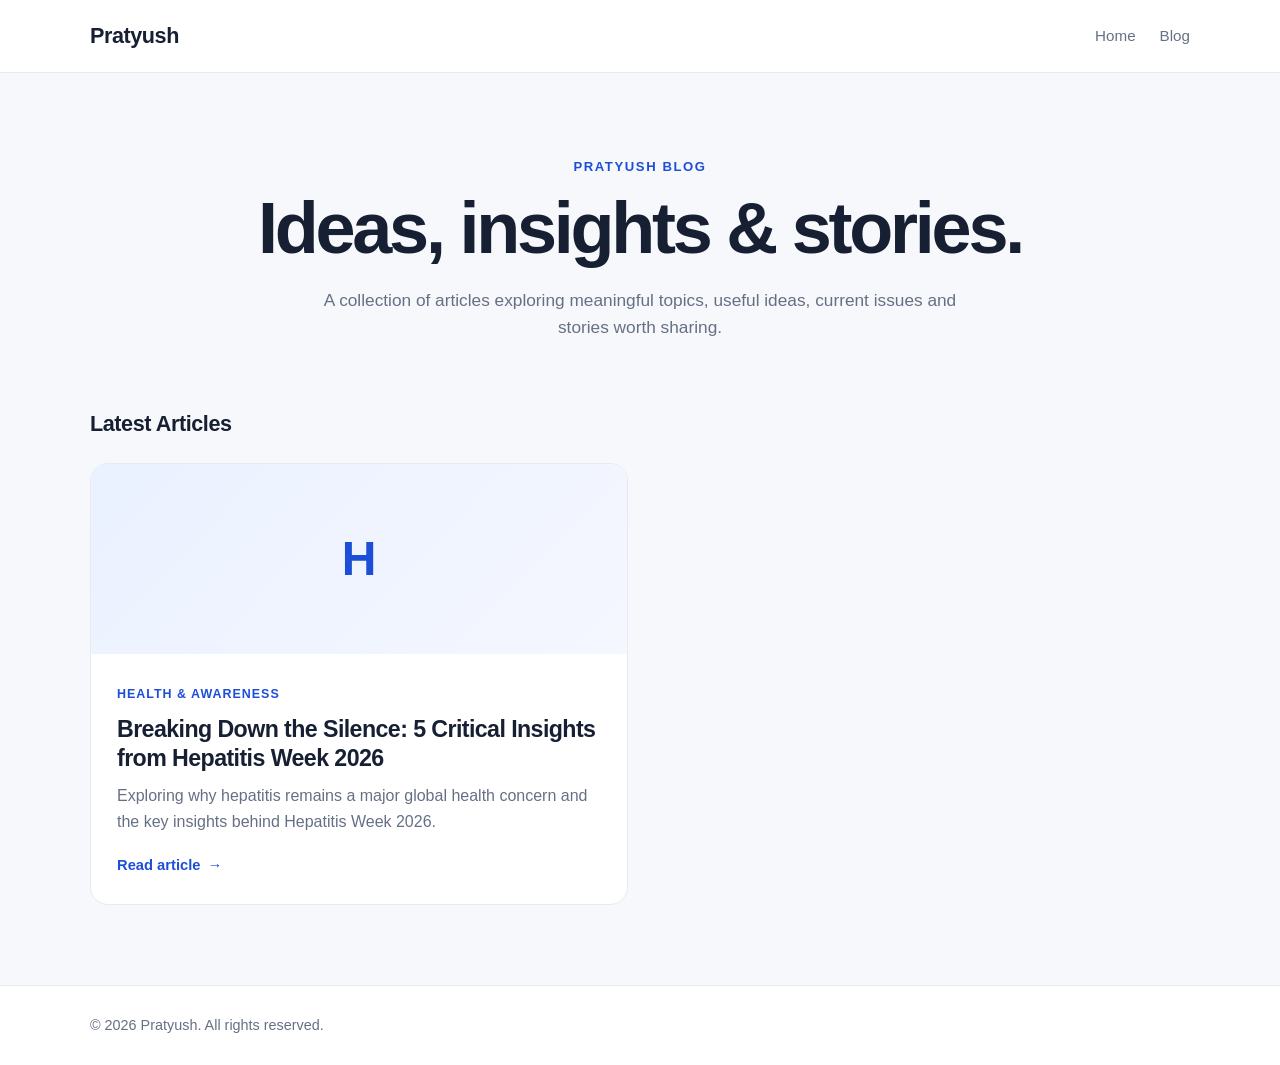
<file: index (1).html>
<!DOCTYPE html>
<html lang="en">
<head>
  <meta charset="UTF-8">
  <meta name="viewport" content="width=device-width, initial-scale=1.0">
  <meta name="description" content="Pratyush Blog — thoughtful articles, insights and stories.">
  <title>Blog | Pratyush</title>

  <style>
    * {
      box-sizing: border-box;
      margin: 0;
      padding: 0;
    }

    :root {
      --text: #172033;
      --muted: #667085;
      --border: #e7eaf0;
      --surface: #ffffff;
      --background: #f7f8fb;
      --accent: #1d4ed8;
      --accent-dark: #173ea5;
    }

    body {
      font-family: -apple-system, BlinkMacSystemFont, "Segoe UI", Roboto, Arial, sans-serif;
      color: var(--text);
      background: var(--background);
      line-height: 1.6;
    }

    a {
      color: inherit;
      text-decoration: none;
    }

    .container {
      width: min(1100px, calc(100% - 40px));
      margin: 0 auto;
    }

    header {
      background: var(--surface);
      border-bottom: 1px solid var(--border);
      position: sticky;
      top: 0;
      z-index: 10;
    }

    .nav {
      min-height: 72px;
      display: flex;
      align-items: center;
      justify-content: space-between;
      gap: 24px;
    }

    .brand {
      font-size: 1.35rem;
      font-weight: 750;
      letter-spacing: -0.02em;
    }

    .nav-links {
      display: flex;
      align-items: center;
      gap: 24px;
      color: var(--muted);
      font-size: 0.95rem;
    }

    .nav-links a:hover {
      color: var(--text);
    }

    .hero {
      padding: 80px 0 55px;
      text-align: center;
    }

    .eyebrow {
      display: inline-block;
      margin-bottom: 14px;
      color: var(--accent);
      font-size: 0.82rem;
      font-weight: 700;
      letter-spacing: 0.12em;
      text-transform: uppercase;
    }

    h1 {
      font-size: clamp(2.5rem, 6vw, 4.5rem);
      line-height: 1.05;
      letter-spacing: -0.045em;
      margin-bottom: 20px;
    }

    .hero p {
      max-width: 680px;
      margin: 0 auto;
      color: var(--muted);
      font-size: 1.08rem;
    }

    .posts {
      padding: 10px 0 80px;
    }

    .section-title {
      font-size: 1.35rem;
      margin-bottom: 22px;
      letter-spacing: -0.02em;
    }

    .post-grid {
      display: grid;
      grid-template-columns: repeat(2, minmax(0, 1fr));
      gap: 24px;
    }

    .post-card {
      background: var(--surface);
      border: 1px solid var(--border);
      border-radius: 18px;
      overflow: hidden;
      transition: transform 0.2s ease, box-shadow 0.2s ease;
    }

    .post-card:hover {
      transform: translateY(-3px);
      box-shadow: 0 12px 30px rgba(16, 24, 40, 0.08);
    }

    .post-image {
      min-height: 190px;
      display: grid;
      place-items: center;
      padding: 30px;
      background: linear-gradient(135deg, #eaf1ff, #f5f7ff);
      color: var(--accent);
      font-size: 3rem;
      font-weight: 800;
    }

    .post-content {
      padding: 26px;
    }

    .category {
      color: var(--accent);
      font-size: 0.78rem;
      font-weight: 750;
      letter-spacing: 0.08em;
      text-transform: uppercase;
    }

    .post-card h2 {
      margin: 9px 0 10px;
      font-size: 1.45rem;
      line-height: 1.25;
      letter-spacing: -0.025em;
    }

    .post-card p {
      color: var(--muted);
      margin-bottom: 18px;
    }

    .read-more {
      display: inline-flex;
      align-items: center;
      gap: 7px;
      color: var(--accent);
      font-weight: 700;
      font-size: 0.92rem;
    }

    .read-more:hover {
      color: var(--accent-dark);
    }

    footer {
      border-top: 1px solid var(--border);
      background: var(--surface);
      padding: 28px 0;
      color: var(--muted);
      font-size: 0.9rem;
    }

    @media (max-width: 700px) {
      .container {
        width: min(100% - 28px, 1100px);
      }

      .nav {
        min-height: 64px;
      }

      .nav-links {
        gap: 14px;
      }

      .hero {
        padding: 60px 0 40px;
      }

      .post-grid {
        grid-template-columns: 1fr;
      }
    }
  </style>
</head>

<body>

  <header>
    <div class="container nav">
      <a class="brand" href="/">Pratyush</a>

      <nav class="nav-links" aria-label="Main navigation">
        <a href="/">Home</a>
        <a href="/blog/">Blog</a>
      </nav>
    </div>
  </header>

  <main>
    <section class="hero">
      <div class="container">
        <span class="eyebrow">Pratyush Blog</span>
        <h1>Ideas, insights &amp; stories.</h1>
        <p>
          A collection of articles exploring meaningful topics, useful ideas,
          current issues and stories worth sharing.
        </p>
      </div>
    </section>

    <section class="posts">
      <div class="container">
        <h2 class="section-title">Latest Articles</h2>

        <div class="post-grid">

          <!-- Blog post 1 -->
          <article class="post-card">
            <div class="post-image" aria-hidden="true">H</div>

            <div class="post-content">
              <span class="category">Health &amp; Awareness</span>

              <h2>Breaking Down the Silence: 5 Critical Insights from Hepatitis Week 2026</h2>

              <p>
                Exploring why hepatitis remains a major global health concern
                and the key insights behind Hepatitis Week 2026.
              </p>

              <!-- Change this filename if your article uses a different name -->
              <a class="read-more"
                 href="Breaking_Down_the_Silence_Hepatitis_Week_2026.html">
                Read article <span aria-hidden="true">→</span>
              </a>
            </div>
          </article>

          <!-- Copy this article card when you add more posts -->
          <!--
          <article class="post-card">
            <div class="post-image">A</div>
            <div class="post-content">
              <span class="category">Category</span>
              <h2>Your next article title</h2>
              <p>A short description of your article.</p>
              <a class="read-more" href="your-article.html">
                Read article <span aria-hidden="true">→</span>
              </a>
            </div>
          </article>
          -->

        </div>
      </div>
    </section>
  </main>

  <footer>
    <div class="container">
      © 2026 Pratyush. All rights reserved.
    </div>
  </footer>

</body>
</html>
</file>
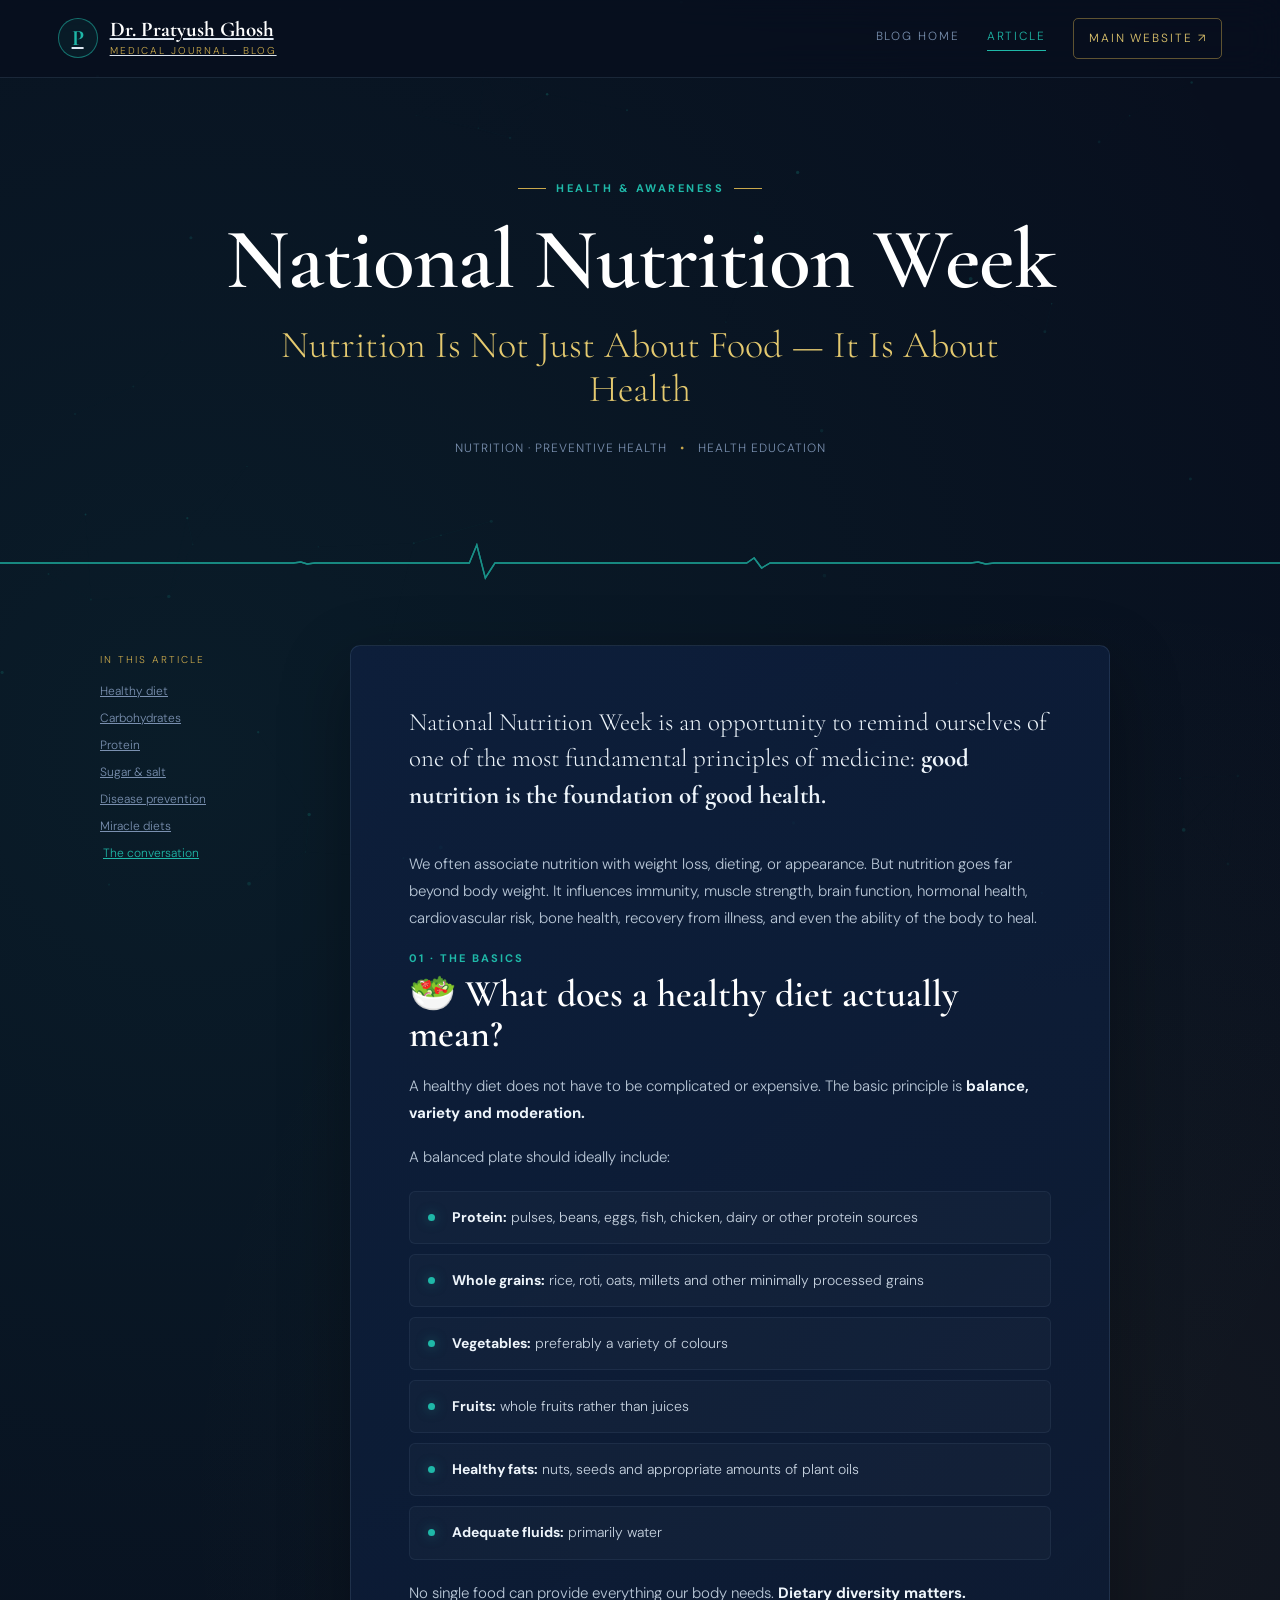
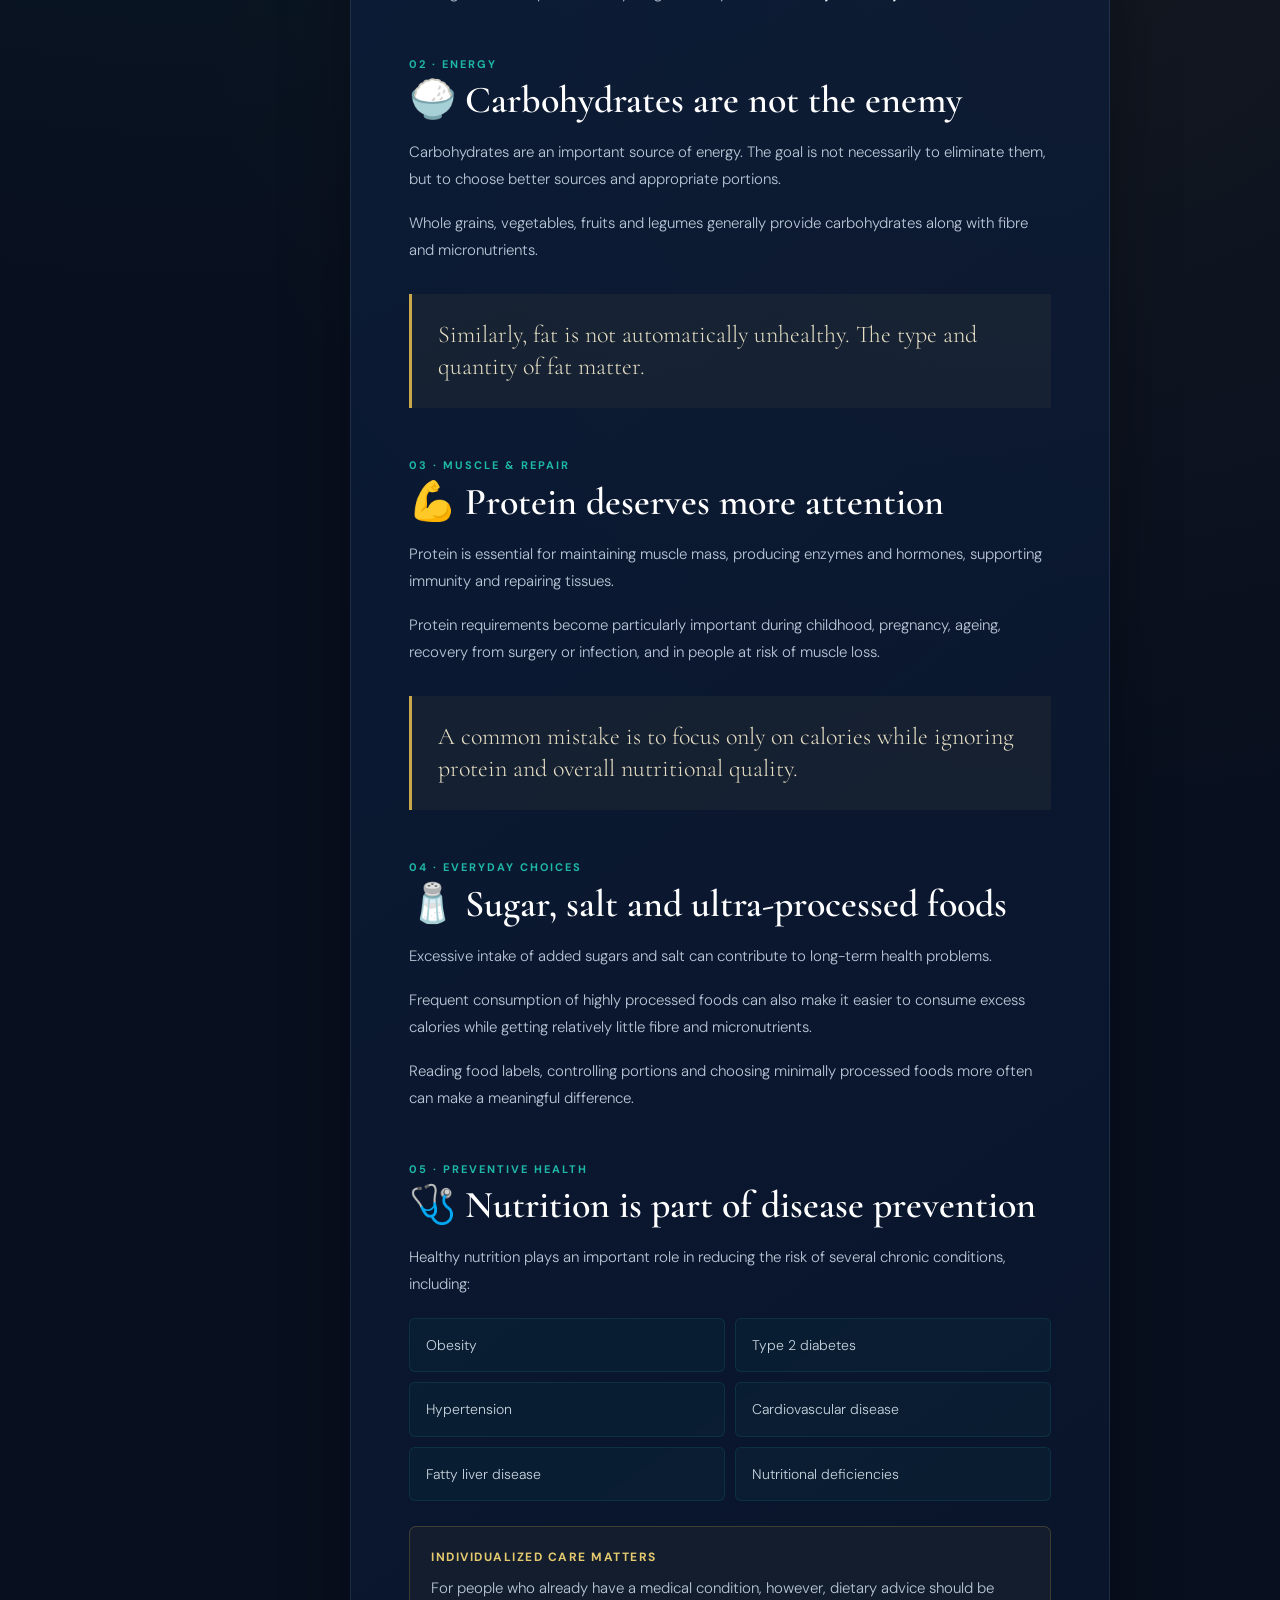
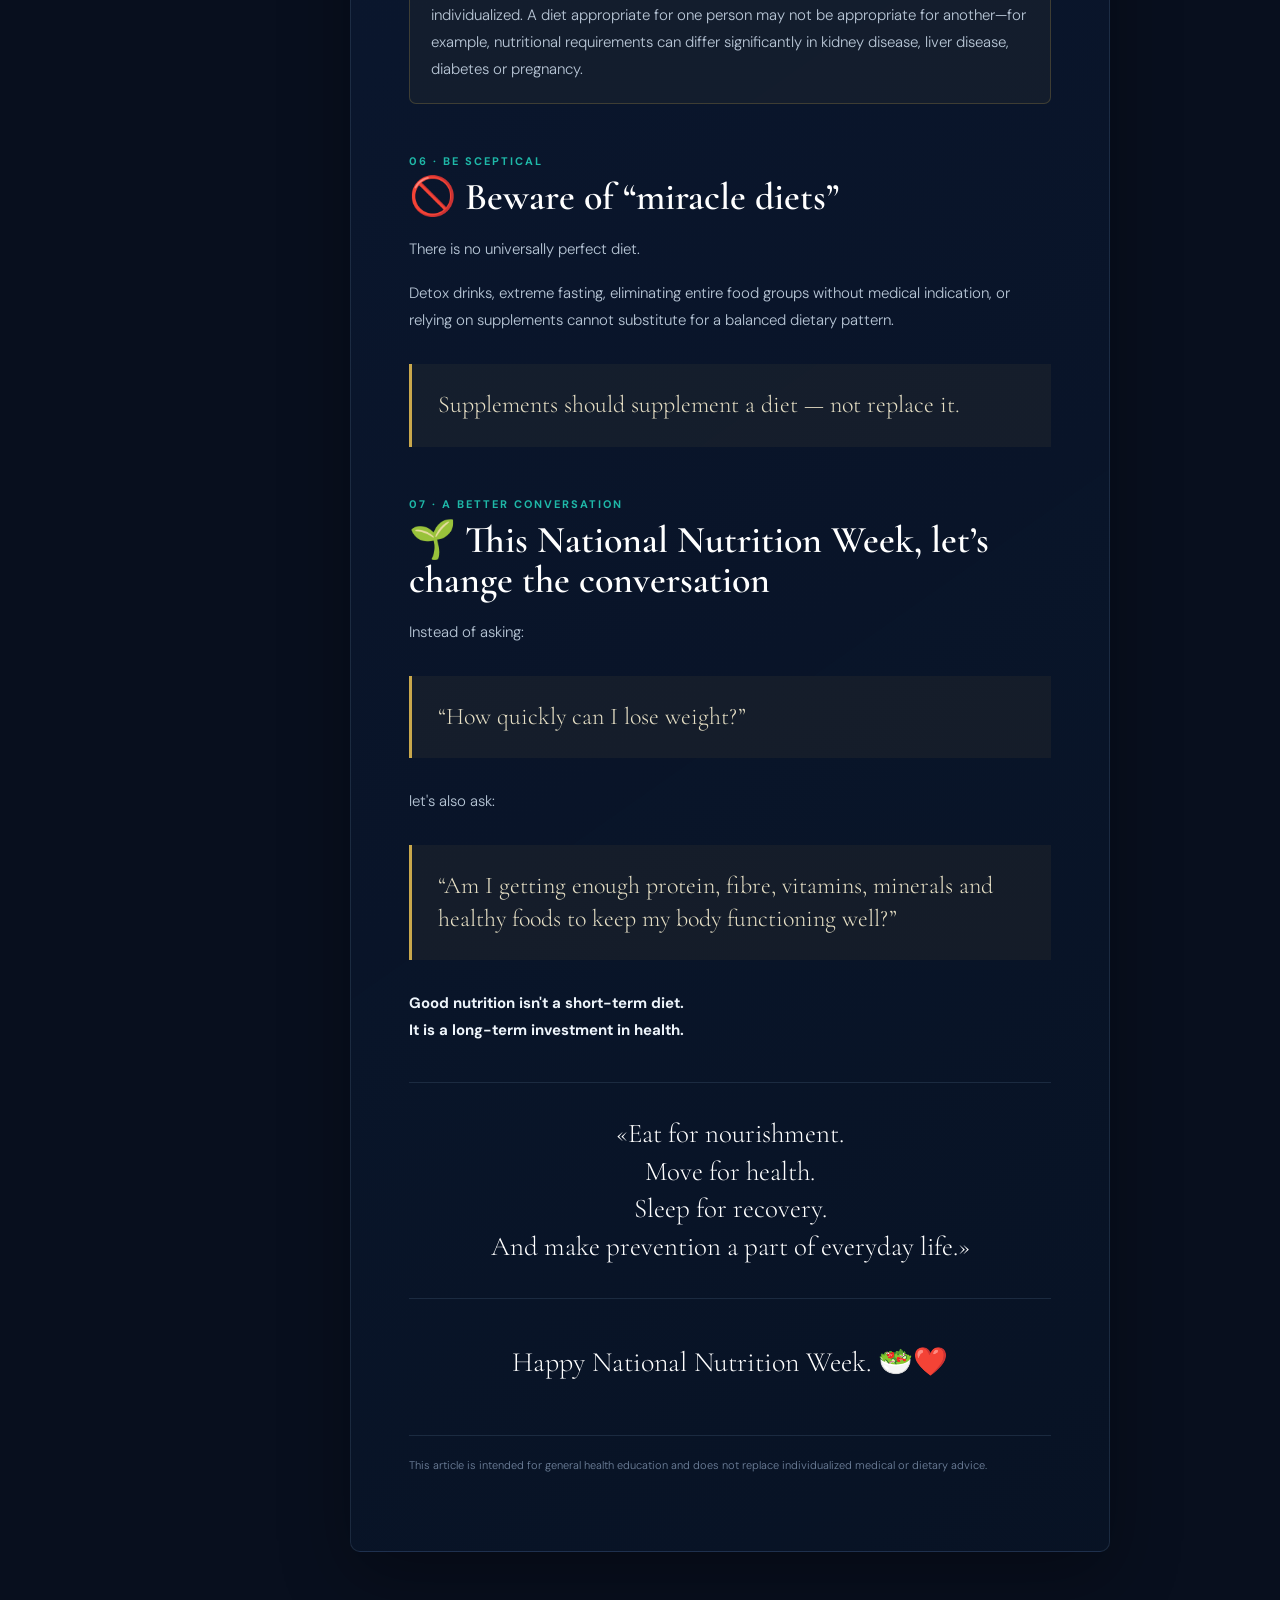
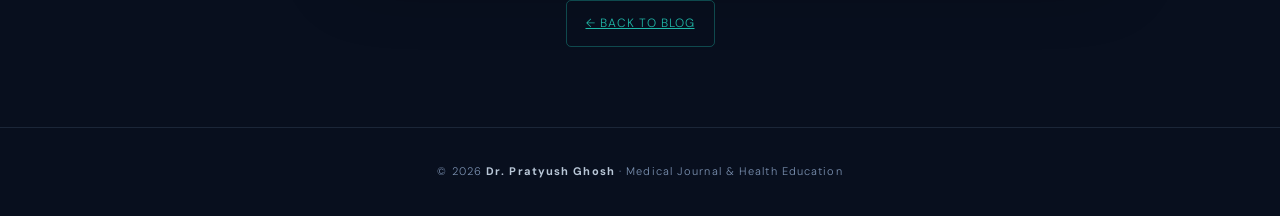
<file: National_Nutrition_Week.html>
<!DOCTYPE html>
<html lang="en">
<head>
  <meta charset="UTF-8">
  <meta name="viewport" content="width=device-width, initial-scale=1.0">
  <meta name="description" content="National Nutrition Week — Nutrition Is Not Just About Food, It Is About Health.">
  <title>National Nutrition Week | Dr. Pratyush Ghosh</title>

  <link rel="preconnect" href="https://fonts.googleapis.com">
  <link rel="preconnect" href="https://fonts.gstatic.com" crossorigin>
  <link href="https://fonts.googleapis.com/css2?family=Cormorant+Garamond:wght@500;600;700&family=DM+Sans:wght@400;500;600;700&display=swap" rel="stylesheet">

  <link rel="stylesheet" href="styles.css">
  <script src="main.js" defer></script>
</head>

<body class="article-page">
  <div id="progress-bar"></div>
  <canvas id="bg-canvas"></canvas>

  <nav id="main-nav">
    <div class="nav-inner">
      <a class="brand" href="index.html" aria-label="Dr. Pratyush Ghosh Blog">
        <div class="brand-mark">P</div>
        <div class="brand-text">
          <strong>Dr. Pratyush Ghosh</strong>
          <span>Medical Journal · Blog</span>
        </div>
      </a>

      <button class="hamburger" id="hamburger" aria-label="Open menu" aria-expanded="false" type="button"><span></span><span></span><span></span></button>

      <div class="nav-links" id="nav-links">
        <a href="index.html">Blog Home</a>
        <a class="active" href="#article">Article</a>
        <a href="../index.html" class="nav-cta">Main Website ↗</a>
      </div>
    </div>
  </nav>

  <header class="hero">
    <div class="eyebrow">Health &amp; Awareness</div>
    <h1>National Nutrition Week</h1>
    <div class="hero-sub">Nutrition Is Not Just About Food — It Is About Health</div>
    <div class="meta">Nutrition · Preventive Health <span>•</span> Health Education</div>
  </header>

  <div class="ecg" aria-hidden="true">
    <svg viewBox="0 0 1200 46" preserveAspectRatio="none">
      <path class="soft" d="M0 24 H260 L275 24 L282 23 L288 25 L295 24 H430 L440 24 L447 6 L455 39 L464 24 H690 L700 24 L707 19 L714 29 L722 24 H900 L910 24 L917 23 L924 25 L932 24 H1200"/>
      <path d="M0 24 H260 L275 24 L282 23 L288 25 L295 24 H430 L440 24 L447 6 L455 39 L464 24 H690 L700 24 L707 19 L714 29 L722 24 H900 L910 24 L917 23 L924 25 L932 24 H1200"/>
    </svg>
  </div>

  <main id="article" class="layout">
    <aside class="side">
      <div class="side-label">In this article</div>
      <a href="#healthy-diet">Healthy diet</a>
      <a href="#carbs">Carbohydrates</a>
      <a href="#protein">Protein</a>
      <a href="#sugar-salt">Sugar &amp; salt</a>
      <a href="#prevention">Disease prevention</a>
      <a href="#miracle">Miracle diets</a>
      <a href="#conversation">The conversation</a>
    </aside>

    <article class="article">
      <p class="intro reveal">
        National Nutrition Week is an opportunity to remind ourselves of one of the most fundamental principles of medicine:
        <strong>good nutrition is the foundation of good health.</strong>
      </p>

      <p class="reveal">
        We often associate nutrition with weight loss, dieting, or appearance. But nutrition goes far beyond body weight.
        It influences immunity, muscle strength, brain function, hormonal health, cardiovascular risk, bone health,
        recovery from illness, and even the ability of the body to heal.
      </p>

      <section class="section reveal" id="healthy-diet">
        <div class="section-number">01 · THE BASICS</div>
        <h2>🥗 What does a healthy diet actually mean?</h2>
        <p>A healthy diet does not have to be complicated or expensive. The basic principle is <strong>balance, variety and moderation.</strong></p>
        <p>A balanced plate should ideally include:</p>
        <ul>
          <li><strong>Protein:</strong> pulses, beans, eggs, fish, chicken, dairy or other protein sources</li>
          <li><strong>Whole grains:</strong> rice, roti, oats, millets and other minimally processed grains</li>
          <li><strong>Vegetables:</strong> preferably a variety of colours</li>
          <li><strong>Fruits:</strong> whole fruits rather than juices</li>
          <li><strong>Healthy fats:</strong> nuts, seeds and appropriate amounts of plant oils</li>
          <li><strong>Adequate fluids:</strong> primarily water</li>
        </ul>
        <p>No single food can provide everything our body needs. <strong>Dietary diversity matters.</strong></p>
      </section>

      <section class="section reveal" id="carbs">
        <div class="section-number">02 · ENERGY</div>
        <h2>🍚 Carbohydrates are not the enemy</h2>
        <p>Carbohydrates are an important source of energy. The goal is not necessarily to eliminate them, but to choose better sources and appropriate portions.</p>
        <p>Whole grains, vegetables, fruits and legumes generally provide carbohydrates along with fibre and micronutrients.</p>
        <div class="highlight">
          <p>Similarly, fat is not automatically unhealthy. The type and quantity of fat matter.</p>
        </div>
      </section>

      <section class="section reveal" id="protein">
        <div class="section-number">03 · MUSCLE &amp; REPAIR</div>
        <h2>💪 Protein deserves more attention</h2>
        <p>Protein is essential for maintaining muscle mass, producing enzymes and hormones, supporting immunity and repairing tissues.</p>
        <p>Protein requirements become particularly important during childhood, pregnancy, ageing, recovery from surgery or infection, and in people at risk of muscle loss.</p>
        <div class="highlight">
          <p>A common mistake is to focus only on calories while ignoring protein and overall nutritional quality.</p>
        </div>
      </section>

      <section class="section reveal" id="sugar-salt">
        <div class="section-number">04 · EVERYDAY CHOICES</div>
        <h2>🧂 Sugar, salt and ultra-processed foods</h2>
        <p>Excessive intake of added sugars and salt can contribute to long-term health problems.</p>
        <p>Frequent consumption of highly processed foods can also make it easier to consume excess calories while getting relatively little fibre and micronutrients.</p>
        <p>Reading food labels, controlling portions and choosing minimally processed foods more often can make a meaningful difference.</p>
      </section>

      <section class="section reveal" id="prevention">
        <div class="section-number">05 · PREVENTIVE HEALTH</div>
        <h2>🩺 Nutrition is part of disease prevention</h2>
        <p>Healthy nutrition plays an important role in reducing the risk of several chronic conditions, including:</p>

        <div class="conditions">
          <div class="condition">Obesity</div>
          <div class="condition">Type 2 diabetes</div>
          <div class="condition">Hypertension</div>
          <div class="condition">Cardiovascular disease</div>
          <div class="condition">Fatty liver disease</div>
          <div class="condition">Nutritional deficiencies</div>
        </div>

        <div class="caution">
          <strong>Individualized care matters</strong>
          <p>For people who already have a medical condition, however, dietary advice should be individualized. A diet appropriate for one person may not be appropriate for another—for example, nutritional requirements can differ significantly in kidney disease, liver disease, diabetes or pregnancy.</p>
        </div>
      </section>

      <section class="section reveal" id="miracle">
        <div class="section-number">06 · BE SCEPTICAL</div>
        <h2>🚫 Beware of “miracle diets”</h2>
        <p>There is no universally perfect diet.</p>
        <p>Detox drinks, extreme fasting, eliminating entire food groups without medical indication, or relying on supplements cannot substitute for a balanced dietary pattern.</p>
        <div class="highlight">
          <p>Supplements should supplement a diet — not replace it.</p>
        </div>
      </section>

      <section class="section reveal" id="conversation">
        <div class="section-number">07 · A BETTER CONVERSATION</div>
        <h2>🌱 This National Nutrition Week, let’s change the conversation</h2>
        <p>Instead of asking:</p>
        <div class="highlight"><p>“How quickly can I lose weight?”</p></div>
        <p>let's also ask:</p>
        <div class="highlight"><p>“Am I getting enough protein, fibre, vitamins, minerals and healthy foods to keep my body functioning well?”</p></div>
        <p><strong>Good nutrition isn't a short-term diet.<br>It is a long-term investment in health.</strong></p>

        <div class="mantra">
          <p>
            «Eat for nourishment.<br>
            Move for health.<br>
            Sleep for recovery.<br>
            And make prevention a part of everyday life.»
          </p>
        </div>

        <p style="text-align:center;font-family:'Cormorant Garamond',serif;font-size:28px;color:#fff">
          Happy National Nutrition Week. 🥗❤️
        </p>
      </section>

      <p class="disclaimer">
        This article is intended for general health education and does not replace individualized medical or dietary advice.
      </p>
    </article>
  </main>

  <div class="back">
    <a href="index.html">← Back to Blog</a>
  </div>

  <footer>
    © <span id="year"></span> <strong>Dr. Pratyush Ghosh</strong> · Medical Journal &amp; Health Education
  </footer>

  <button id="top" aria-label="Back to top">↑</button>
</body>
</html>
</file>
<file: styles.css>
/*
=========================================================
DR. PRATYUSH GHOSH BLOG — COMBINED MASTER STYLESHEET
=========================================================
- Blog-home CSS preserved
- Previous article CSS preserved
- National Nutrition Week visual system unified across
  every article page
=========================================================
*/

/* ORIGINAL ARTICLE/BLOG SHARED CSS */
/* ════════════════════════════════════════
   BLOG — MATCHING DR. PRATYUSH GHOSH WEBSITE
════════════════════════════════════════ */
:root {
  --navy: #080f1e;
  --deep: #0b1a34;
  --panel: #0e2040;
  --teal: #187a72;
  --teal-l: #1fb8a8;
  --teal-glow: rgba(31,184,168,.18);
  --gold: #c9a84c;
  --gold-dim: rgba(201,168,76,.12);
  --text: #dde6f0;
  --muted: #7a90b0;
  --card: rgba(255,255,255,.035);
  --border: rgba(255,255,255,.07);
  --border-h: rgba(31,184,168,.35);
  --shadow: 0 24px 64px rgba(0,0,0,.45);
}

*, *::before, *::after { box-sizing: border-box; margin: 0; padding: 0; }
html { scroll-behavior: smooth; font-size: 16px; }

body {
  background: var(--navy);
  color: var(--text);
  font-family: "DM Sans", sans-serif;
  font-weight: 300;
  line-height: 1.75;
  overflow-x: hidden;
}

a { color: inherit; }

#progress-bar {
  position: fixed; top: 0; left: 0; z-index: 9998;
  width: 0; height: 2px;
  background: linear-gradient(90deg,var(--teal),var(--gold));
  box-shadow: 0 0 10px var(--teal-l);
}

#bg-canvas {
  position: fixed; inset: 0; z-index: 0;
  pointer-events: none; opacity: .5;
}

/* Navigation */
nav {
  position: fixed; top: 0; left: 0; right: 0; z-index: 500;
  display: flex; justify-content: space-between; align-items: center;
  padding: 1.3rem 4rem;
  background: rgba(8,15,30,.5);
  backdrop-filter: blur(22px) saturate(180%);
  border-bottom: 1px solid var(--border);
  transition: padding .35s, background .35s, box-shadow .35s;
}

nav.scrolled {
  padding: .85rem 4rem;
  background: rgba(8,15,30,.92);
  box-shadow: 0 4px 30px rgba(0,0,0,.3);
}

.nav-logo {
  font-family: "Cormorant Garamond", serif;
  font-size: 1.12rem; font-style: italic;
  color: var(--gold); letter-spacing: .03em;
  text-decoration: none;
}

.nav-logo sup {
  font: 400 .5rem "DM Sans",sans-serif;
  letter-spacing: .2em; color: var(--teal-l);
  margin-left: .4rem; vertical-align: super;
}

.nav-links { display: flex; gap: 2.5rem; list-style: none; }

.nav-links a {
  color: var(--muted); text-decoration: none;
  font-size: .74rem; letter-spacing: .16em;
  text-transform: uppercase; position: relative;
  padding-bottom: .3rem; transition: color .3s;
}

.nav-links a::after {
  content: ""; position: absolute; bottom: 0; left: 0; right: 0;
  height: 1px; background: var(--teal-l);
  transform: scaleX(0); transform-origin: left;
  transition: transform .35s cubic-bezier(.77,0,.175,1);
}

.nav-links a:hover, .nav-links a.active { color: #fff; }
.nav-links a:hover::after, .nav-links a.active::after { transform: scaleX(1); }

.hamburger {
  display: none; flex-direction: column; gap: 5px;
  border: 0; background: none; cursor: pointer; padding: .4rem;
}
.hamburger span {
  display: block; width: 22px; height: 1.5px;
  background: var(--muted); transition: .35s ease;
}

/* Hero */
.blog-hero {
  position: relative; z-index: 1;
  min-height: 78vh;
  display: flex; align-items: center; justify-content: center;
  padding: 10rem 4rem 8rem;
  overflow: hidden; text-align: center;
}

.blog-hero-inner { width: min(850px,100%); position: relative; z-index: 2; }

.hero-tag {
  display: inline-flex; align-items: center; gap: .7rem;
  background: rgba(31,184,168,.08);
  border: 1px solid rgba(31,184,168,.25);
  padding: .35rem 1.1rem; border-radius: 2rem;
  font-size: .69rem; letter-spacing: .2em;
  text-transform: uppercase; color: var(--teal-l);
  margin-bottom: 1.6rem;
}

.blink-dot {
  width: 7px; height: 7px; border-radius: 50%;
  background: var(--teal-l); box-shadow: 0 0 7px var(--teal-l);
  animation: blinkPulse 2s ease-in-out infinite;
}

@keyframes blinkPulse {
  0%,100% { opacity:1; box-shadow:0 0 7px var(--teal-l); }
  50% { opacity:.2; box-shadow:none; }
}

.blog-hero h1 {
  font-family: "Cormorant Garamond",serif;
  font-size: clamp(3.5rem,7vw,6.7rem);
  font-weight: 300; line-height: .98; color: #fff;
  letter-spacing: -.025em;
}
.blog-hero h1 em { color: var(--gold); font-weight: 300; }

.hero-bio {
  max-width: 650px; margin: 1.7rem auto 2.3rem;
  color: #92a8c4; font-size: 1rem; line-height: 1.9;
}

.blob { position:absolute; border-radius:50%; pointer-events:none; filter:blur(60px); }
.blob-1 {
  width:650px; height:650px; right:-80px; top:-80px;
  background:radial-gradient(circle,rgba(24,122,114,.16),transparent 70%);
  animation:blobDrift 9s ease-in-out infinite alternate;
}
.blob-2 {
  width:400px; height:400px; left:5%; bottom:5%;
  background:radial-gradient(circle,rgba(201,168,76,.09),transparent 70%);
  animation:blobDrift 12s ease-in-out infinite alternate-reverse;
}
@keyframes blobDrift {
  from { transform:translate(0,0) scale(1); }
  to { transform:translate(35px,25px) scale(1.1); }
}

.ecg-wrap {
  position:absolute; bottom:2rem; left:0; right:0;
  height:56px; overflow:hidden; opacity:.2; pointer-events:none;
}
.ecg-wrap svg { width:200%; height:100%; animation:ecgScroll 5s linear infinite; }
@keyframes ecgScroll { to { transform:translateX(-50%); } }

.btn {
  display:inline-flex; align-items:center; gap:.55rem;
  padding:.9rem 2rem; border-radius:.4rem;
  font-size:.74rem; letter-spacing:.12em; text-transform:uppercase;
  text-decoration:none; font-weight:400;
  transition:all .38s cubic-bezier(.23,1,.32,1);
}
.btn-primary {
  background:linear-gradient(135deg,var(--teal),#0d5e57);
  color:#fff; border:1px solid rgba(31,184,168,.3);
  box-shadow:0 4px 22px rgba(24,122,114,.28);
}
.btn-primary:hover {
  transform:translateY(-3px);
  box-shadow:0 12px 40px rgba(31,184,168,.45),0 0 0 1px var(--teal-l);
}
.btn-outline { border:1px solid var(--border); color:var(--text); }
.btn-outline:hover {
  transform:translateY(-3px); border-color:var(--border-h);
  background:rgba(31,184,168,.06);
}

.divider {
  position:relative; z-index:1; width:100%; height:1px;
  background:linear-gradient(90deg,transparent,var(--border) 20%,var(--border) 80%,transparent);
}

/* Articles */
.section-wrap {
  position:relative; z-index:1;
  width:min(1140px,calc(100% - 8rem));
  margin:0 auto; padding:7rem 0;
}

.section-eyebrow {
  display:flex; align-items:center; gap:.8rem;
  font-size:.67rem; letter-spacing:.28em;
  text-transform:uppercase; color:var(--teal-l); margin-bottom:.9rem;
}
.section-eyebrow::before { content:""; width:28px; height:1px; background:var(--teal-l); }

.articles-heading {
  display:flex; justify-content:space-between; align-items:flex-start; gap:2rem;
}
.section-title {
  font-family:"Cormorant Garamond",serif;
  font-size:clamp(2.4rem,4vw,3.4rem);
  font-weight:300; color:#fff; line-height:1.12; margin-bottom:3.5rem;
}
.article-count {
  margin-top:.7rem; color:var(--muted);
  font-size:.7rem; letter-spacing:.14em; text-transform:uppercase;
}

.blog-grid {
  display:grid; grid-template-columns:repeat(2,minmax(0,1fr)); gap:1.6rem;
}

.blog-card {
  background:var(--card); border:1px solid var(--border);
  border-radius:.9rem; overflow:hidden;
  transition:transform .4s cubic-bezier(.23,1,.32,1), border-color .35s, box-shadow .4s;
}
.blog-card:hover {
  transform:translateY(-7px); border-color:rgba(31,184,168,.2);
  box-shadow:0 22px 55px rgba(0,0,0,.35),0 0 0 1px rgba(31,184,168,.06);
}

.blog-cover {
  min-height:290px; position:relative; overflow:hidden;
  display:flex; align-items:center; justify-content:center;
  text-decoration:none;
  background:
    radial-gradient(circle at 30% 25%,rgba(31,184,168,.18),transparent 35%),
    radial-gradient(circle at 75% 80%,rgba(201,168,76,.12),transparent 38%),
    linear-gradient(145deg,var(--panel),var(--deep));
}
.blog-cover::after {
  content:""; position:absolute; inset:0;
  background:linear-gradient(180deg,transparent 45%,rgba(8,15,30,.72));
}
.cover-mark {
  font-family:"Cormorant Garamond",serif; font-style:italic;
  font-size:10rem; line-height:1; color:rgba(201,168,76,.14);
  transition:transform .5s ease,color .5s ease;
}
.blog-card:hover .cover-mark { transform:scale(1.07) rotate(-2deg); color:rgba(201,168,76,.2); }

.cover-number {
  position:absolute; z-index:2; top:1.4rem; right:1.5rem;
  color:rgba(255,255,255,.18); font-family:"Cormorant Garamond",serif;
  font-size:1.5rem;
}
.category {
  position:absolute; z-index:2; left:1.5rem; bottom:1.4rem;
  color:var(--teal-l); font-size:.67rem; letter-spacing:.18em; text-transform:uppercase;
}

.blog-card-body { padding:2rem; }
.blog-meta {
  display:flex; gap:.6rem; color:var(--muted);
  font-size:.68rem; letter-spacing:.08em; text-transform:uppercase;
}
.meta-dot { color:var(--gold); }

.blog-card h3 {
  margin:.9rem 0 .9rem;
  font-family:"Cormorant Garamond",serif;
  font-size:1.7rem; font-weight:400; line-height:1.2; color:#fff;
}
.blog-card h3 a { color:inherit; text-decoration:none; transition:color .25s; }
.blog-card h3 a:hover { color:var(--gold); }
.blog-card p { color:var(--muted); font-size:.9rem; line-height:1.85; }

.read-link {
  display:inline-flex; align-items:center; gap:.65rem;
  margin-top:1.5rem; color:var(--teal-l); text-decoration:none;
  font-size:.7rem; letter-spacing:.15em; text-transform:uppercase;
}
.read-link span { color:var(--gold); transition:transform .3s; }
.read-link:hover span { transform:translateX(5px); }

/* Bottom CTA */
.blog-cta {
  position:relative; z-index:1; overflow:hidden;
  text-align:center; padding:7rem 4rem;
  border-top:1px solid var(--border); border-bottom:1px solid var(--border);
  background:linear-gradient(180deg,transparent,var(--panel) 45%,transparent);
}
.cta-content { position:relative; z-index:2; }
.cta-glow {
  position:absolute; left:50%; top:50%; transform:translate(-50%,-50%);
  width:700px; height:500px; border-radius:50%;
  background:radial-gradient(circle,rgba(24,122,114,.08),transparent 65%);
}
.section-eyebrow.centered { justify-content:center; }
.blog-cta h2 {
  font-family:"Cormorant Garamond",serif;
  font-size:clamp(2.4rem,4vw,3.5rem); font-weight:300; line-height:1.1; color:#fff;
}
.blog-cta h2 em { color:var(--gold); }
.blog-cta p { color:var(--muted); margin:1rem 0 2.2rem; font-size:.9rem; }

footer {
  position:relative; z-index:1; text-align:center; padding:2rem;
  font-size:.7rem; color:var(--muted); letter-spacing:.1em;
}
.gold { color:var(--gold); }

.reveal {
  opacity:0; transform:translateY(28px);
  transition:opacity .7s ease, transform .7s ease;
}
.reveal.visible { opacity:1; transform:none; }

.back-to-top {
  position:fixed; z-index:450; right:1.5rem; bottom:1.5rem;
  width:42px; height:42px; border-radius:50%;
  border:1px solid var(--border); background:rgba(14,32,64,.88);
  color:var(--teal-l); backdrop-filter:blur(10px); cursor:pointer;
  opacity:0; pointer-events:none; transform:translateY(10px);
  transition:.3s ease;
}
.back-to-top.visible { opacity:1; pointer-events:auto; transform:none; }
.back-to-top:hover { border-color:var(--border-h); transform:translateY(-3px); }

/* Responsive */
@media (max-width:900px) {
  nav { padding:1.1rem 1.8rem; }
  nav.scrolled { padding:.9rem 1.8rem; }

  .nav-links {
    position:fixed; top:0; right:-100%; bottom:0; width:280px;
    background:var(--panel); border-left:1px solid var(--border);
    flex-direction:column; justify-content:center; align-items:flex-start;
    gap:2rem; padding:3rem 2.5rem;
    transition:right .45s cubic-bezier(.77,0,.175,1);
    box-shadow:-10px 0 40px rgba(0,0,0,.4);
  }
  .nav-links.open { right:0; }
  .nav-links a { font-size:1rem; letter-spacing:.1em; }
  .hamburger { display:flex; position:relative; z-index:501; }

  .blog-hero { padding:9rem 1.8rem 7rem; min-height:72vh; }
  .section-wrap { width:calc(100% - 3.6rem); padding:5rem 0; }
  .blog-grid { grid-template-columns:1fr; }
  .blog-cta { padding:5rem 1.8rem; }
}

@media (max-width:600px) {
  nav { padding:1rem 1.2rem; }
  .nav-logo { font-size:1rem; }
  .blog-hero { padding:8rem 1.2rem 6rem; }
  .blog-hero h1 { font-size:3.5rem; }
  .ecg-wrap { display:none; }
  .section-wrap { width:calc(100% - 2.4rem); padding:4rem 0; }
  .articles-heading { display:block; }
  .article-count { display:block; margin:-2.7rem 0 2.4rem; }
  .blog-cover { min-height:220px; }
  .blog-card-body { padding:1.5rem; }
  .blog-cta { padding:4rem 1.2rem; }
}

@media (prefers-reduced-motion:reduce) {
  html { scroll-behavior:auto; }
  *,*::before,*::after { animation:none!important; transition:none!important; }
  .reveal { opacity:1; transform:none; }
}


/* =========================================================
   ARTICLE PAGE
   Added to the user's existing global stylesheet.
   ========================================================= */

.site-header {
  position: relative;
  z-index: 500;
}

.article-hero {
  position: relative;
  z-index: 1;
  min-height: 62vh;
  display: flex;
  align-items: center;
  padding: 9rem 4rem 5rem;
  overflow: hidden;
  background:
    radial-gradient(circle at 75% 25%, rgba(31,184,168,.10), transparent 35%),
    linear-gradient(145deg, var(--navy), var(--deep));
  color: #fff;
}

.article-hero-inner {
  width: min(920px, 100%);
  margin: 0 auto;
}

.article-hero .hero-tag {
  display: inline-block;
  margin-bottom: 1.5rem;
  padding: .4rem 1rem;
  border: 1px solid rgba(31,184,168,.28);
  border-radius: 999px;
  background: rgba(31,184,168,.07);
  color: var(--teal-l);
  font-size: .68rem;
  font-weight: 500;
  letter-spacing: .18em;
  text-transform: uppercase;
}

.article-hero h1 {
  max-width: 900px;
  margin: 0;
  font-family: "Cormorant Garamond", serif;
  font-size: clamp(3rem, 6.5vw, 6rem);
  font-weight: 300;
  line-height: 1.02;
  letter-spacing: -.025em;
  color: #fff;
}

.article-hero .lead {
  max-width: 760px;
  margin: 1.7rem 0 0;
  padding-left: 1.2rem;
  border-left: 3px solid var(--teal-l);
  color: #aebfd2;
  font-size: 1rem;
  line-height: 1.85;
}

.article-hero .ecg-wrap {
  position: relative;
  left: auto;
  right: auto;
  bottom: auto;
  max-width: 920px;
  height: 46px;
  margin: 2.5rem auto 0;
  opacity: .65;
  overflow: hidden;
}

.article-hero .ecg {
  width: 100%;
  height: 46px;
}

.article-hero .ecg polyline {
  fill: none;
  stroke: var(--teal-l);
  stroke-width: 2;
  vector-effect: non-scaling-stroke;
}

#article-body {
  position: relative;
  z-index: 1;
  padding: 5rem 1.25rem 7rem;
  background:
    radial-gradient(circle at 10% 15%, rgba(31,184,168,.07), transparent 28%),
    radial-gradient(circle at 90% 80%, rgba(201,168,76,.05), transparent 28%),
    linear-gradient(180deg, var(--navy) 0%, var(--deep) 100%);
}

#article-body article {
  width: min(850px, 100%);
  margin: 0 auto;
  padding: 3.5rem 3.75rem;
  background: linear-gradient(180deg, #0e2942 0%, #0d3043 100%);
  border: 1px solid rgba(31,184,168,.16);
  border-radius: .8rem;
  box-shadow: var(--shadow);
  color: var(--text);
}

#article-body article p {
  margin: 0 0 1.5rem;
  color: #d6e0eb;
  font-size: .96rem;
  line-height: 1.9;
}

#article-body article h2 {
  margin: 3rem 0 1rem;
  font-family: "Cormorant Garamond", serif;
  font-size: clamp(2rem, 4vw, 2.8rem);
  font-weight: 400;
  line-height: 1.15;
  color: #fff;
}

#article-body article ul {
  margin: 0 0 1.8rem 1.4rem;
  padding: 0;
}

#article-body article li {
  margin-bottom: .55rem;
  color: #c9d6e3;
  line-height: 1.75;
}

#article-body article strong {
  color: #fff;
}

#article-body .intro {
  margin-bottom: 2rem;
  font-family: "Cormorant Garamond", serif;
  font-size: 1.45rem;
  line-height: 1.6;
  color: #e5edf5;
}

#article-body .highlight,
#article-body .info-card,
#article-body .action-item {
  background: rgba(255,255,255,.035);
  border: 1px solid rgba(255,255,255,.08);
  border-radius: .65rem;
}

#article-body .highlight {
  margin: 2rem 0;
  padding: 1.35rem 1.5rem;
  border-left: 4px solid var(--gold);
}

#article-body .highlight-label {
  display: block;
  margin-bottom: .45rem;
  color: var(--teal-l);
  font-size: .7rem;
  font-weight: 600;
  letter-spacing: .14em;
  text-transform: uppercase;
}

#article-body .info-grid {
  display: grid;
  grid-template-columns: repeat(2, minmax(0, 1fr));
  gap: 1rem;
  margin: 1.8rem 0 2rem;
}

#article-body .info-card {
  padding: 1.4rem;
  border-top: 3px solid var(--teal);
}

#article-body .info-number {
  display: block;
  margin-bottom: .35rem;
  color: var(--gold);
  font-size: .75rem;
  font-weight: 600;
  letter-spacing: .08em;
}

#article-body .info-card h3,
#article-body .action-item h3 {
  margin: 0 0 .5rem;
  font-family: "Cormorant Garamond", serif;
  font-size: 1.35rem;
  font-weight: 400;
  color: #fff;
}

#article-body .action-list {
  display: grid;
  gap: .9rem;
  margin: 1.8rem 0;
}

#article-body .action-item {
  padding: 1.25rem 1.4rem;
}

#article-body .action-item p {
  margin-bottom: 0;
}

#article-body .closing {
  margin-top: 3rem;
  padding: 1.8rem 1.8rem 1.5rem;
  background: linear-gradient(135deg, #e8f4f5, #d9edf0);
  border-left: 5px solid var(--teal);
  border-radius: .65rem;
}

#article-body .closing h2 {
  margin-top: 0;
  color: var(--navy);
}

#article-body .closing p {
  color: #173b4d;
}

#article-body .closing .question {
  color: #176b78;
  font-weight: 600;
}

#article-body .closing p:last-child {
  color: #173b4d;
  font-weight: 500;
}

.site-footer {
  position: relative;
  z-index: 1;
  text-align: center;
  padding: 2rem;
  background: var(--navy);
  border-top: 1px solid var(--border);
  color: var(--muted);
  font-size: .7rem;
  letter-spacing: .06em;
}

.site-footer .gold {
  color: var(--gold);
}

.site-footer .gold a {
  color: inherit;
  text-decoration: none;
}

.site-footer .gold a:hover {
  color: var(--gold-l);
}

.site-footer .footer-insta {
  color: var(--teal-l);
  text-decoration: none;
}

.site-footer .footer-insta:hover {
  color: var(--gold-l);
}

@media (max-width: 900px) {
  .article-hero {
    padding: 8rem 1.8rem 4.5rem;
  }

  #article-body {
    padding: 4rem 1.8rem 5rem;
  }

  #article-body article {
    padding: 2.5rem 2rem;
  }
}

@media (max-width: 600px) {
  .article-hero {
    padding: 7rem 1.2rem 3.5rem;
    min-height: auto;
  }

  .article-hero h1 {
    font-size: 3.3rem;
  }

  #article-body {
    padding: 2.5rem 1.2rem 4rem;
  }

  #article-body article {
    padding: 2rem 1.2rem;
    border-radius: .6rem;
  }

  #article-body article p {
    font-size: .92rem;
  }

  #article-body .info-grid {
    grid-template-columns: 1fr;
  }
}



/* ORIGINAL BLOG HOME CSS */
/* ════════════════════════════════════════
   BLOG — MATCHING DR. PRATYUSH GHOSH WEBSITE
════════════════════════════════════════ */
:root {
  --navy: #080f1e;
  --deep: #0b1a34;
  --panel: #0e2040;
  --teal: #187a72;
  --teal-l: #1fb8a8;
  --teal-glow: rgba(31,184,168,.18);
  --gold: #c9a84c;
  --gold-dim: rgba(201,168,76,.12);
  --text: #dde6f0;
  --muted: #7a90b0;
  --card: rgba(255,255,255,.035);
  --border: rgba(255,255,255,.07);
  --border-h: rgba(31,184,168,.35);
  --shadow: 0 24px 64px rgba(0,0,0,.45);
}

*, *::before, *::after { box-sizing: border-box; margin: 0; padding: 0; }
html { scroll-behavior: smooth; font-size: 16px; }

body {
  background: var(--navy);
  color: var(--text);
  font-family: "DM Sans", sans-serif;
  font-weight: 300;
  line-height: 1.75;
  overflow-x: hidden;
}

a { color: inherit; }

#progress-bar {
  position: fixed; top: 0; left: 0; z-index: 9998;
  width: 0; height: 2px;
  background: linear-gradient(90deg,var(--teal),var(--gold));
  box-shadow: 0 0 10px var(--teal-l);
}

#bg-canvas {
  position: fixed; inset: 0; z-index: 0;
  pointer-events: none; opacity: .5;
}

/* Navigation */
nav {
  position: fixed; top: 0; left: 0; right: 0; z-index: 500;
  display: flex; justify-content: space-between; align-items: center;
  padding: 1.3rem 4rem;
  background: rgba(8,15,30,.5);
  backdrop-filter: blur(22px) saturate(180%);
  border-bottom: 1px solid var(--border);
  transition: padding .35s, background .35s, box-shadow .35s;
}

nav.scrolled {
  padding: .85rem 4rem;
  background: rgba(8,15,30,.92);
  box-shadow: 0 4px 30px rgba(0,0,0,.3);
}

.nav-logo {
  font-family: "Cormorant Garamond", serif;
  font-size: 1.12rem; font-style: italic;
  color: var(--gold); letter-spacing: .03em;
  text-decoration: none;
}

.nav-logo sup {
  font: 400 .5rem "DM Sans",sans-serif;
  letter-spacing: .2em; color: var(--teal-l);
  margin-left: .4rem; vertical-align: super;
}

.nav-links { display: flex; gap: 2.5rem; list-style: none; }

.nav-links a {
  color: var(--muted); text-decoration: none;
  font-size: .74rem; letter-spacing: .16em;
  text-transform: uppercase; position: relative;
  padding-bottom: .3rem; transition: color .3s;
}

.nav-links a::after {
  content: ""; position: absolute; bottom: 0; left: 0; right: 0;
  height: 1px; background: var(--teal-l);
  transform: scaleX(0); transform-origin: left;
  transition: transform .35s cubic-bezier(.77,0,.175,1);
}

.nav-links a:hover, .nav-links a.active { color: #fff; }
.nav-links a:hover::after, .nav-links a.active::after { transform: scaleX(1); }

.hamburger {
  display: none; flex-direction: column; gap: 5px;
  border: 0; background: none; cursor: pointer; padding: .4rem;
}
.hamburger span {
  display: block; width: 22px; height: 1.5px;
  background: var(--muted); transition: .35s ease;
}

/* Hero */
.blog-hero {
  position: relative; z-index: 1;
  min-height: 78vh;
  display: flex; align-items: center; justify-content: center;
  padding: 10rem 4rem 8rem;
  overflow: hidden; text-align: center;
}

.blog-hero-inner { width: min(850px,100%); position: relative; z-index: 2; }

.hero-tag {
  display: inline-flex; align-items: center; gap: .7rem;
  background: rgba(31,184,168,.08);
  border: 1px solid rgba(31,184,168,.25);
  padding: .35rem 1.1rem; border-radius: 2rem;
  font-size: .69rem; letter-spacing: .2em;
  text-transform: uppercase; color: var(--teal-l);
  margin-bottom: 1.6rem;
}

.blink-dot {
  width: 7px; height: 7px; border-radius: 50%;
  background: var(--teal-l); box-shadow: 0 0 7px var(--teal-l);
  animation: blinkPulse 2s ease-in-out infinite;
}

@keyframes blinkPulse {
  0%,100% { opacity:1; box-shadow:0 0 7px var(--teal-l); }
  50% { opacity:.2; box-shadow:none; }
}

.blog-hero h1 {
  font-family: "Cormorant Garamond",serif;
  font-size: clamp(3.5rem,7vw,6.7rem);
  font-weight: 300; line-height: .98; color: #fff;
  letter-spacing: -.025em;
}
.blog-hero h1 em { color: var(--gold); font-weight: 300; }

.hero-bio {
  max-width: 650px; margin: 1.7rem auto 2.3rem;
  color: #92a8c4; font-size: 1rem; line-height: 1.9;
}

.blob { position:absolute; border-radius:50%; pointer-events:none; filter:blur(60px); }
.blob-1 {
  width:650px; height:650px; right:-80px; top:-80px;
  background:radial-gradient(circle,rgba(24,122,114,.16),transparent 70%);
  animation:blobDrift 9s ease-in-out infinite alternate;
}
.blob-2 {
  width:400px; height:400px; left:5%; bottom:5%;
  background:radial-gradient(circle,rgba(201,168,76,.09),transparent 70%);
  animation:blobDrift 12s ease-in-out infinite alternate-reverse;
}
@keyframes blobDrift {
  from { transform:translate(0,0) scale(1); }
  to { transform:translate(35px,25px) scale(1.1); }
}

.ecg-wrap {
  position:absolute; bottom:2rem; left:0; right:0;
  height:56px; overflow:hidden; opacity:.2; pointer-events:none;
}
.ecg-wrap svg { width:200%; height:100%; animation:ecgScroll 5s linear infinite; }
@keyframes ecgScroll { to { transform:translateX(-50%); } }

.btn {
  display:inline-flex; align-items:center; gap:.55rem;
  padding:.9rem 2rem; border-radius:.4rem;
  font-size:.74rem; letter-spacing:.12em; text-transform:uppercase;
  text-decoration:none; font-weight:400;
  transition:all .38s cubic-bezier(.23,1,.32,1);
}
.btn-primary {
  background:linear-gradient(135deg,var(--teal),#0d5e57);
  color:#fff; border:1px solid rgba(31,184,168,.3);
  box-shadow:0 4px 22px rgba(24,122,114,.28);
}
.btn-primary:hover {
  transform:translateY(-3px);
  box-shadow:0 12px 40px rgba(31,184,168,.45),0 0 0 1px var(--teal-l);
}
.btn-outline { border:1px solid var(--border); color:var(--text); }
.btn-outline:hover {
  transform:translateY(-3px); border-color:var(--border-h);
  background:rgba(31,184,168,.06);
}

.divider {
  position:relative; z-index:1; width:100%; height:1px;
  background:linear-gradient(90deg,transparent,var(--border) 20%,var(--border) 80%,transparent);
}

/* Articles */
.section-wrap {
  position:relative; z-index:1;
  width:min(1140px,calc(100% - 8rem));
  margin:0 auto; padding:7rem 0;
}

.section-eyebrow {
  display:flex; align-items:center; gap:.8rem;
  font-size:.67rem; letter-spacing:.28em;
  text-transform:uppercase; color:var(--teal-l); margin-bottom:.9rem;
}
.section-eyebrow::before { content:""; width:28px; height:1px; background:var(--teal-l); }

.articles-heading {
  display:flex; justify-content:space-between; align-items:flex-start; gap:2rem;
}
.section-title {
  font-family:"Cormorant Garamond",serif;
  font-size:clamp(2.4rem,4vw,3.4rem);
  font-weight:300; color:#fff; line-height:1.12; margin-bottom:3.5rem;
}
.article-count {
  margin-top:.7rem; color:var(--muted);
  font-size:.7rem; letter-spacing:.14em; text-transform:uppercase;
}

.blog-grid {
  display:grid; grid-template-columns:repeat(2,minmax(0,1fr)); gap:1.6rem;
}

.blog-card {
  background:var(--card); border:1px solid var(--border);
  border-radius:.9rem; overflow:hidden;
  transition:transform .4s cubic-bezier(.23,1,.32,1), border-color .35s, box-shadow .4s;
}
.blog-card:hover {
  transform:translateY(-7px); border-color:rgba(31,184,168,.2);
  box-shadow:0 22px 55px rgba(0,0,0,.35),0 0 0 1px rgba(31,184,168,.06);
}

.blog-cover {
  min-height:290px; position:relative; overflow:hidden;
  display:flex; align-items:center; justify-content:center;
  text-decoration:none;
  background:
    radial-gradient(circle at 30% 25%,rgba(31,184,168,.18),transparent 35%),
    radial-gradient(circle at 75% 80%,rgba(201,168,76,.12),transparent 38%),
    linear-gradient(145deg,var(--panel),var(--deep));
}
.blog-cover::after {
  content:""; position:absolute; inset:0;
  background:linear-gradient(180deg,transparent 45%,rgba(8,15,30,.72));
}
.cover-mark {
  font-family:"Cormorant Garamond",serif; font-style:italic;
  font-size:10rem; line-height:1; color:rgba(201,168,76,.14);
  transition:transform .5s ease,color .5s ease;
}
.blog-card:hover .cover-mark { transform:scale(1.07) rotate(-2deg); color:rgba(201,168,76,.2); }

.cover-number {
  position:absolute; z-index:2; top:1.4rem; right:1.5rem;
  color:rgba(255,255,255,.18); font-family:"Cormorant Garamond",serif;
  font-size:1.5rem;
}
.category {
  position:absolute; z-index:2; left:1.5rem; bottom:1.4rem;
  color:var(--teal-l); font-size:.67rem; letter-spacing:.18em; text-transform:uppercase;
}

.blog-card-body { padding:2rem; }
.blog-meta {
  display:flex; gap:.6rem; color:var(--muted);
  font-size:.68rem; letter-spacing:.08em; text-transform:uppercase;
}
.meta-dot { color:var(--gold); }

.blog-card h3 {
  margin:.9rem 0 .9rem;
  font-family:"Cormorant Garamond",serif;
  font-size:1.7rem; font-weight:400; line-height:1.2; color:#fff;
}
.blog-card h3 a { color:inherit; text-decoration:none; transition:color .25s; }
.blog-card h3 a:hover { color:var(--gold); }
.blog-card p { color:var(--muted); font-size:.9rem; line-height:1.85; }

.read-link {
  display:inline-flex; align-items:center; gap:.65rem;
  margin-top:1.5rem; color:var(--teal-l); text-decoration:none;
  font-size:.7rem; letter-spacing:.15em; text-transform:uppercase;
}
.read-link span { color:var(--gold); transition:transform .3s; }
.read-link:hover span { transform:translateX(5px); }

/* Bottom CTA */
.blog-cta {
  position:relative; z-index:1; overflow:hidden;
  text-align:center; padding:7rem 4rem;
  border-top:1px solid var(--border); border-bottom:1px solid var(--border);
  background:linear-gradient(180deg,transparent,var(--panel) 45%,transparent);
}
.cta-content { position:relative; z-index:2; }
.cta-glow {
  position:absolute; left:50%; top:50%; transform:translate(-50%,-50%);
  width:700px; height:500px; border-radius:50%;
  background:radial-gradient(circle,rgba(24,122,114,.08),transparent 65%);
}
.section-eyebrow.centered { justify-content:center; }
.blog-cta h2 {
  font-family:"Cormorant Garamond",serif;
  font-size:clamp(2.4rem,4vw,3.5rem); font-weight:300; line-height:1.1; color:#fff;
}
.blog-cta h2 em { color:var(--gold); }
.blog-cta p { color:var(--muted); margin:1rem 0 2.2rem; font-size:.9rem; }

footer {
  position:relative; z-index:1; text-align:center; padding:2rem;
  font-size:.7rem; color:var(--muted); letter-spacing:.1em;
}
.gold { color:var(--gold); }

.reveal {
  opacity:0; transform:translateY(28px);
  transition:opacity .7s ease, transform .7s ease;
}
.reveal.visible { opacity:1; transform:none; }

.back-to-top {
  position:fixed; z-index:450; right:1.5rem; bottom:1.5rem;
  width:42px; height:42px; border-radius:50%;
  border:1px solid var(--border); background:rgba(14,32,64,.88);
  color:var(--teal-l); backdrop-filter:blur(10px); cursor:pointer;
  opacity:0; pointer-events:none; transform:translateY(10px);
  transition:.3s ease;
}
.back-to-top.visible { opacity:1; pointer-events:auto; transform:none; }
.back-to-top:hover { border-color:var(--border-h); transform:translateY(-3px); }

/* Responsive */
@media (max-width:900px) {
  nav { padding:1.1rem 1.8rem; }
  nav.scrolled { padding:.9rem 1.8rem; }

  .nav-links {
    position:fixed; top:0; right:-100%; bottom:0; width:280px;
    background:var(--panel); border-left:1px solid var(--border);
    flex-direction:column; justify-content:center; align-items:flex-start;
    gap:2rem; padding:3rem 2.5rem;
    transition:right .45s cubic-bezier(.77,0,.175,1);
    box-shadow:-10px 0 40px rgba(0,0,0,.4);
  }
  .nav-links.open { right:0; }
  .nav-links a { font-size:1rem; letter-spacing:.1em; }
  .hamburger { display:flex; position:relative; z-index:501; }

  .blog-hero { padding:9rem 1.8rem 7rem; min-height:72vh; }
  .section-wrap { width:calc(100% - 3.6rem); padding:5rem 0; }
  .blog-grid { grid-template-columns:1fr; }
  .blog-cta { padding:5rem 1.8rem; }
}

@media (max-width:600px) {
  nav { padding:1rem 1.2rem; }
  .nav-logo { font-size:1rem; }
  .blog-hero { padding:8rem 1.2rem 6rem; }
  .blog-hero h1 { font-size:3.5rem; }
  .ecg-wrap { display:none; }
  .section-wrap { width:calc(100% - 2.4rem); padding:4rem 0; }
  .articles-heading { display:block; }
  .article-count { display:block; margin:-2.7rem 0 2.4rem; }
  .blog-cover { min-height:220px; }
  .blog-card-body { padding:1.5rem; }
  .blog-cta { padding:4rem 1.2rem; }
}

@media (prefers-reduced-motion:reduce) {
  html { scroll-behavior:auto; }
  *,*::before,*::after { animation:none!important; transition:none!important; }
  .reveal { opacity:1; transform:none; }
}


/* =========================================================
   UNIVERSAL ARTICLE VISUAL SYSTEM
   National Nutrition Week is the design reference.
   ========================================================= */

.article-page{
  --article-navy:#080f1e;
  --article-deep:#0b1a34;
  --article-panel:#0e2040;
  --article-teal:#187a72;
  --article-teal-l:#1fb8a8;
  --article-gold:#c9a84c;
  --article-gold-l:#e4c96f;
  --article-text:#dde6f0;
  --article-muted:#7a90b0;
  --article-line:rgba(139,171,205,.15);
  --article-shadow:0 24px 70px rgba(0,0,0,.32);
  min-width:0;
  background:
    radial-gradient(circle at 15% 15%,rgba(31,184,168,.08),transparent 28%),
    radial-gradient(circle at 85% 30%,rgba(201,168,76,.06),transparent 25%),
    var(--article-navy);
  color:var(--article-text);
  overflow-x:hidden;
}

.article-page #bg-canvas{
  position:fixed;inset:0;width:100%;height:100%;
  z-index:-2;pointer-events:none;opacity:.55;
}

.article-page #progress-bar{
  position:fixed;top:0;left:0;width:0;height:3px;
  background:linear-gradient(90deg,var(--article-teal-l),var(--article-gold));
  z-index:1000;
}

/* Header */
.article-page nav{
  position:fixed;top:0;left:0;right:0;z-index:900;
  padding:18px 5%;
  background:rgba(8,15,30,.72);
  border-bottom:1px solid var(--article-line);
  backdrop-filter:blur(18px);
  -webkit-backdrop-filter:blur(18px);
  transition:.3s ease;
}
.article-page nav.scrolled{
  padding:11px 5%;
  background:rgba(8,15,30,.92);
}
.article-page .nav-inner{
  max-width:1180px;margin:auto;
  display:flex;align-items:center;justify-content:space-between;gap:24px;
}
.article-page .brand{
  display:flex;align-items:center;gap:12px;min-width:0;
}
.article-page .brand-mark{
  width:40px;height:40px;flex:0 0 40px;
  border:1px solid rgba(31,184,168,.55);
  border-radius:50%;display:grid;place-items:center;
  color:var(--article-teal-l);
  font-family:"Cormorant Garamond",serif;font-size:22px;font-weight:700;
  background:rgba(31,184,168,.07);
}
.article-page .brand-text{min-width:0}
.article-page .brand-text strong{
  display:block;font-family:"Cormorant Garamond",serif;
  font-size:21px;line-height:1;color:#fff;
}
.article-page .brand-text span{
  display:block;margin-top:5px;font-size:10px;line-height:1.2;
  letter-spacing:2px;color:var(--article-gold);text-transform:uppercase;
}
.article-page .nav-links{
  display:flex;align-items:center;gap:27px;
  font-size:13px;color:var(--article-muted);
}
.article-page .nav-links a{transition:.25s}
.article-page .nav-links a:hover{color:#fff}
.article-page .nav-links .active{color:var(--article-teal-l)}
.article-page .nav-cta{
  padding:9px 15px;border:1px solid rgba(201,168,76,.45);
  border-radius:5px;color:var(--article-gold-l)!important;
}
.article-page .hamburger{
  display:none;background:none;border:0;color:#fff;
  font-size:26px;cursor:pointer;
}

/* Hero */
.article-page .hero,
.article-page .article-hero{
  width:min(1050px,100%);
  min-height:0;
  margin:0 auto;
  padding:170px 5% 70px;
  text-align:center;
  position:relative;
}
.article-page .article-hero-inner{position:relative;z-index:2}
.article-page .eyebrow,
.article-page .hero-tag{
  display:inline-flex;align-items:center;justify-content:center;gap:10px;
  color:var(--article-teal-l);font-size:11px;font-weight:700;
  letter-spacing:2.5px;text-transform:uppercase;margin-bottom:22px;
  background:none;border:0;padding:0;border-radius:0;
}
.article-page .eyebrow::before,
.article-page .eyebrow::after,
.article-page .hero-tag::before,
.article-page .hero-tag::after{
  content:"";width:28px;height:1px;flex:0 0 28px;background:var(--article-gold);
}
.article-page .hero h1,
.article-page .article-hero h1{
  font-family:"Cormorant Garamond",serif;
  font-size:clamp(48px,7vw,86px);line-height:.95;
  color:#fff;font-weight:600;letter-spacing:-1px;
  margin:0 0 22px;overflow-wrap:anywhere;
}
.article-page .hero-sub,
.article-page .article-hero .lead{
  max-width:760px;margin:auto;color:var(--article-gold-l);
  font-family:"Cormorant Garamond",serif;
  font-size:clamp(25px,3vw,38px);line-height:1.15;
}
.article-page .meta,
.article-page .article-hero .meta{
  margin-top:27px;color:var(--article-muted);
  font-size:12px;letter-spacing:1px;text-transform:uppercase;
}
.article-page .meta span{margin:0 9px;color:var(--article-gold)}
.article-page .ecg,
.article-page .article-hero .ecg-wrap{
  width:100%;height:46px;overflow:hidden;margin:10px 0 60px;opacity:.75;
}
.article-page .ecg svg,
.article-page .article-hero .ecg{
  display:block;width:100%;height:46px;
}
.article-page .ecg path,
.article-page .article-hero .ecg polyline{
  fill:none;stroke:var(--article-teal-l);stroke-width:1.4;
  vector-effect:non-scaling-stroke;
}

/* Article body / sidebar */
.article-page .layout,
.article-page #article-body .layout{
  width:min(1080px,90%);margin:auto;
  display:grid;grid-template-columns:185px minmax(0,760px);
  gap:65px;align-items:start;
}
.article-page .side{
  position:sticky;top:115px;padding-top:6px;min-width:0;
}
.article-page .side-label{
  font-size:10px;letter-spacing:2px;text-transform:uppercase;
  color:var(--article-gold);margin-bottom:13px;
}
.article-page .side a{
  display:block;width:max-content;max-width:100%;
  color:var(--article-muted);font-size:12px;line-height:1.5;
  margin:9px 0;transition:.25s ease;
}
.article-page .side a:hover,
.article-page .side a.active{
  color:var(--article-teal-l);transform:translateX(3px);
}

.article-page .article,
.article-page #article-body > article{
  min-width:0;
  background:linear-gradient(145deg,rgba(14,32,64,.78),rgba(8,20,39,.72));
  border:1px solid var(--article-line);
  border-radius:10px;
  padding:clamp(28px,5vw,58px);
  box-shadow:var(--article-shadow);
}

.article-page .article .intro,
.article-page #article-body .intro{
  font-family:"Cormorant Garamond",serif;
  font-size:25px;line-height:1.45;color:#eef5fb;margin-bottom:38px;
}
.article-page .article p,
.article-page #article-body article p{
  color:#b9c7d7;margin:0 0 17px;font-size:15px;line-height:1.8;
}
.article-page .article strong,
.article-page #article-body article strong{color:#eef5fb}
.article-page .section,
.article-page #article-body article > .reveal{
  margin:48px 0;scroll-margin-top:115px;
}
.article-page .section:first-of-type{margin-top:0}
.article-page .section-number{
  color:var(--article-teal-l);font-size:11px;font-weight:700;
  letter-spacing:2px;margin-bottom:7px;
}
.article-page .article h2,
.article-page #article-body article > .reveal > h2{
  font-family:"Cormorant Garamond",serif;color:#fff;font-size:38px;
  line-height:1.05;margin-bottom:18px;font-weight:600;
}
.article-page .article h3,
.article-page #article-body article h3{
  font-family:"Cormorant Garamond",serif;color:#fff;
}
.article-page .article ul,
.article-page #article-body article ul{
  list-style:none;margin:20px 0;
}
.article-page .article li,
.article-page #article-body article li{
  position:relative;margin:10px 0;padding:14px 17px 14px 42px;
  background:rgba(255,255,255,.025);
  border:1px solid rgba(139,171,205,.09);
  border-radius:6px;color:#c6d2df;font-size:14px;line-height:1.65;
}
.article-page .article li::before,
.article-page #article-body article li::before{
  content:"";position:absolute;left:18px;top:22px;width:7px;height:7px;
  border-radius:50%;background:var(--article-teal-l);
  box-shadow:0 0 12px rgba(31,184,168,.5);
}

/* Shared callouts */
.article-page .highlight{
  margin:30px 0;padding:25px 26px;
  border-left:3px solid var(--article-gold);
  background:rgba(201,168,76,.06);
}
.article-page .highlight p{
  margin:0;color:#e6dfc5;
  font-family:"Cormorant Garamond",serif;font-size:24px;line-height:1.35;
}
.article-page .conditions{
  display:grid;grid-template-columns:1fr 1fr;gap:10px;margin:20px 0;
}
.article-page .condition{
  padding:14px 16px;background:rgba(31,184,168,.045);
  border:1px solid rgba(31,184,168,.13);border-radius:6px;
  color:#c7d4df;font-size:14px;
}
.article-page .caution{
  margin:25px 0;padding:20px 21px;
  border:1px solid rgba(201,168,76,.24);
  background:rgba(201,168,76,.055);border-radius:7px;
}
.article-page .caution strong{
  display:block;color:var(--article-gold-l);font-size:12px;
  letter-spacing:1.5px;text-transform:uppercase;margin-bottom:7px;
}
.article-page .caution p{margin:0}
.article-page .mantra{
  text-align:center;margin:38px 0;padding:32px 20px;
  border-top:1px solid var(--article-line);
  border-bottom:1px solid var(--article-line);
}
.article-page .mantra p{
  color:#fff;font-family:"Cormorant Garamond",serif;
  font-size:27px;line-height:1.4;margin:0;
}
.article-page .disclaimer{
  font-size:11px!important;color:#71839d!important;
  border-top:1px solid var(--article-line);padding-top:20px;
  margin-top:34px!important;
}
.article-page .back{
  max-width:1080px;width:90%;margin:48px auto 80px;text-align:center;
}
.article-page .back a{
  display:inline-block;padding:12px 19px;
  border:1px solid rgba(31,184,168,.35);border-radius:5px;
  color:var(--article-teal-l);font-size:12px;letter-spacing:1px;
  text-transform:uppercase;transition:.25s;
}
.article-page .back a:hover{
  background:rgba(31,184,168,.08);transform:translateY(-2px);
}
.article-page footer{
  border-top:1px solid var(--article-line);padding:34px 5%;
  color:var(--article-muted);font-size:11px;text-align:center;
}
.article-page footer strong{color:#b9c7d7}
.article-page .reveal{
  opacity:0;transform:translateY(20px);
  transition:opacity .7s ease,transform .7s ease;
}
.article-page .reveal.visible{opacity:1;transform:none}
.article-page #top,
.article-page #back-to-top{
  position:fixed;right:24px;bottom:24px;width:40px;height:40px;
  border:1px solid var(--article-line);border-radius:50%;
  background:rgba(8,15,30,.85);color:var(--article-teal-l);
  cursor:pointer;display:none;place-items:center;z-index:800;
}
.article-page #top.visible,
.article-page #back-to-top.visible{display:grid}

/* Older hepatitis structure */
.article-page #article-body{width:100%;margin:0}
.article-page #article-body > article:not(.article){
  width:min(760px,90%);margin:0 auto;
}
.article-page .highlight-label{
  display:block;margin-bottom:8px;color:var(--article-gold);
  font-size:10px;letter-spacing:1.7px;text-transform:uppercase;
}

/* Existing component polish */
.article-page .info-grid,
.article-page .risk-grid,
.article-page .lifestyle-grid,
.article-page .monitor-steps,
.article-page .myth-fact{
  margin:22px 0;
}
.article-page .info-card,
.article-page .risk-card,
.article-page .lifestyle-card,
.article-page .monitor-step{
  border-color:rgba(139,171,205,.12);
  background:rgba(255,255,255,.025);
}
.article-page .closing,
.article-page .final-message,
.article-page .future-box,
.article-page .closing-message{
  border-left-color:var(--article-teal-l);
}

/* =========================================================
   MOBILE — ALL ARTICLES FOLLOW THE NUTRITION WEEK LAYOUT
   ========================================================= */
@media(max-width:800px){

  .article-page nav{
    height:72px;min-height:72px;padding:0 15px;
  }
  .article-page nav.scrolled{padding:0 15px}
  .article-page .nav-inner{height:100%;gap:10px}
  .article-page .brand{flex:1 1 auto;max-width:calc(100% - 54px)}
  .article-page .brand-mark{width:38px;height:38px;flex-basis:38px}
  .article-page .brand-text{overflow:hidden}
  .article-page .brand-text strong{
    font-size:18px;white-space:nowrap;overflow:hidden;text-overflow:ellipsis;
  }
  .article-page .brand-text span{
    font-size:8px;letter-spacing:1.6px;white-space:nowrap;
    overflow:hidden;text-overflow:ellipsis;
  }
  .article-page .hamburger{
    display:grid;place-items:center;flex:0 0 44px;width:44px;height:44px;
  }
  .article-page .nav-links{
    position:fixed;top:72px;right:-100%;left:auto;width:100%;
    height:calc(100dvh - 72px);padding:25px 20px;
    display:flex;flex-direction:column;align-items:center;justify-content:center;
    gap:22px;overflow-y:auto;background:rgba(8,15,30,.985);
    border:0;border-top:1px solid var(--article-line);
    transition:right .4s cubic-bezier(.77,0,.175,1);
  }
  .article-page .nav-links.open{right:0}
  .article-page .nav-links a{
    padding:8px 5px;font-size:13px;line-height:1.4;
    letter-spacing:.18em;text-align:center;white-space:nowrap;
  }

  .article-page .hero,
  .article-page .article-hero{
    width:100%;max-width:100%;padding:124px 20px 54px;
  }
  .article-page .eyebrow,
  .article-page .hero-tag{
    gap:8px;margin-bottom:18px;font-size:9px;letter-spacing:2px;
  }
  .article-page .eyebrow::before,
  .article-page .eyebrow::after,
  .article-page .hero-tag::before,
  .article-page .hero-tag::after{
    width:22px;flex-basis:22px;
  }
  .article-page .hero h1,
  .article-page .article-hero h1{
    font-size:clamp(42px,11.5vw,58px);line-height:.98;
    letter-spacing:-.5px;margin-bottom:18px;
  }
  .article-page .hero-sub,
  .article-page .article-hero .lead{
    max-width:390px;font-size:clamp(22px,6.2vw,30px);line-height:1.18;
  }
  .article-page .meta{
    max-width:390px;margin:20px auto 0;font-size:9px;
    line-height:1.9;letter-spacing:.8px;
  }
  .article-page .ecg,
  .article-page .article-hero .ecg-wrap{
    height:42px;margin:0 0 42px;
  }

  .article-page .layout,
  .article-page #article-body .layout{
    width:calc(100% - 30px);max-width:620px;margin:0 auto;
    display:flex;flex-direction:column;gap:0;
  }
  .article-page .side{
    position:static;width:100%;padding:0 0 22px;margin:0;
  }
  .article-page .side-label{
    display:block;margin-bottom:10px;font-size:9px;letter-spacing:1.8px;
  }
  .article-page .side a{
    display:block;width:100%;max-width:none;margin:0;padding:10px 13px;
    border-bottom:1px solid rgba(139,171,205,.08);
    font-size:12px;
  }
  .article-page .side a:first-of-type{
    border-top:1px solid rgba(139,171,205,.08);
  }
  .article-page .side a:hover,
  .article-page .side a.active{
    color:var(--article-teal-l);background:rgba(31,184,168,.045);
    transform:none;padding-left:17px;
  }

  .article-page .article,
  .article-page #article-body > article{
    width:100%;max-width:100%;padding:25px 20px;border-radius:11px;
    box-shadow:0 18px 45px rgba(0,0,0,.25);overflow:hidden;
  }
  .article-page .article .intro,
  .article-page #article-body .intro{
    font-size:22px;line-height:1.48;margin-bottom:30px;
  }
  .article-page .article p,
  .article-page #article-body article p{
    font-size:14px;line-height:1.82;margin-bottom:16px;
  }
  .article-page .section,
  .article-page #article-body article > .reveal{
    margin:42px 0;scroll-margin-top:86px;
  }
  .article-page .section-number{font-size:9px;letter-spacing:1.7px}
  .article-page .article h2,
  .article-page #article-body article > .reveal > h2{
    font-size:30px;line-height:1.08;margin-bottom:15px;
  }
  .article-page .article li,
  .article-page #article-body article li{
    margin:8px 0;padding:12px 13px 12px 35px;
    font-size:12px;line-height:1.7;
  }
  .article-page .article li::before,
  .article-page #article-body article li::before{
    left:14px;top:20px;width:6px;height:6px;
  }
  .article-page .highlight{margin:23px 0;padding:19px 18px}
  .article-page .highlight p{font-size:21px;line-height:1.38}
  .article-page .conditions{grid-template-columns:1fr;gap:8px;margin:17px 0}
  .article-page .condition{padding:12px 14px;font-size:13px}
  .article-page .mantra{margin:30px 0;padding:25px 14px}
  .article-page .mantra p{font-size:22px}
  .article-page .back{width:calc(100% - 30px);margin:36px auto 58px}
  .article-page footer{padding:25px 15px;font-size:9px}
  .article-page #top,
  .article-page #back-to-top{right:14px;bottom:15px;width:39px;height:39px}

  .article-page .info-grid,
  .article-page .risk-grid,
  .article-page .lifestyle-grid,
  .article-page .monitor-steps,
  .article-page .myth-fact{
    grid-template-columns:1fr!important;
  }
}

@media(max-width:400px){
  .article-page nav{height:68px;min-height:68px;padding:0 12px}
  .article-page nav.scrolled{padding:0 12px}
  .article-page .brand-mark{width:35px;height:35px;flex-basis:35px;font-size:19px}
  .article-page .brand-text strong{font-size:16px}
  .article-page .brand-text span{font-size:7px;letter-spacing:1.3px}
  .article-page .hamburger{flex-basis:40px;width:40px;height:40px;font-size:24px}
  .article-page .nav-links{top:68px;height:calc(100dvh - 68px)}
  .article-page .hero,
  .article-page .article-hero{padding:116px 15px 48px}
  .article-page .hero h1,
  .article-page .article-hero h1{font-size:42px}
  .article-page .hero-sub,
  .article-page .article-hero .lead{font-size:22px}
  .article-page .layout,
  .article-page #article-body .layout{width:calc(100% - 24px)}
  .article-page .article,
  .article-page #article-body > article{padding:21px 16px}
  .article-page .article .intro,
  .article-page #article-body .intro{font-size:20px}
  .article-page .article h2,
  .article-page #article-body article > .reveal > h2{font-size:27px}
  .article-page .highlight p{font-size:19px}
  .article-page .mantra p{font-size:20px}
}

@media(prefers-reduced-motion:reduce){
  .article-page .reveal{opacity:1;transform:none}
  .article-page *,
  .article-page *::before,
  .article-page *::after{
    animation:none!important;transition:none!important;
  }
}

/* =========================================================
   PAGE-SPECIFIC ARTICLE COMPONENTS MOVED OUT OF HTML
   ========================================================= */
/* HYPERTENSION */
/* =====================================================
   HYPERTENSION ARTICLE — INTERACTIVE LAYER
   Uses the existing blog CSS + JS as its foundation.
===================================================== */

.number-card {
  margin: 25px 0;
  padding: 22px;
  border: 1px solid rgba(31,184,168,.20);
  border-radius: 8px;
  background: linear-gradient(135deg, rgba(31,184,168,.07), rgba(201,168,76,.035));
}

.number-card h3 {
  margin: 0 0 9px;
  color: #fff;
  font-family: "Cormorant Garamond", serif;
  font-size: 27px;
}

.number-card p {
  margin-bottom: 0;
}

.monitor-steps {
  display: grid;
  grid-template-columns: repeat(2, minmax(0,1fr));
  gap: 10px;
  margin: 20px 0;
}

.monitor-step {
  padding: 15px;
  border: 1px solid rgba(139,171,205,.12);
  border-radius: 7px;
  background: rgba(255,255,255,.025);
  color: #cbd6e1;
  font-size: 13px;
  line-height: 1.65;
}

.monitor-step strong {
  display: block;
  margin-bottom: 4px;
  color: var(--teal-l);
  font-size: 11px;
  letter-spacing: 1.2px;
  text-transform: uppercase;
}

.risk-grid {
  display: grid;
  grid-template-columns: repeat(2, minmax(0,1fr));
  gap: 9px;
  margin: 20px 0;
}

.risk-item {
  padding: 12px 14px;
  border-left: 3px solid var(--teal);
  border-radius: 5px;
  background: rgba(255,255,255,.025);
  color: #cbd6e1;
  font-size: 13px;
}

.lifestyle-grid {
  display: grid;
  grid-template-columns: repeat(2, minmax(0,1fr));
  gap: 12px;
  margin: 22px 0;
}

.lifestyle-card {
  padding: 18px;
  border: 1px solid rgba(31,184,168,.13);
  border-radius: 8px;
  background: rgba(31,184,168,.035);
}

.lifestyle-card .icon {
  font-size: 23px;
  margin-bottom: 6px;
}

.lifestyle-card h3 {
  margin: 0 0 6px;
  color: #fff;
  font-family: "Cormorant Garamond", serif;
  font-size: 21px;
  font-weight: 600;
}

.lifestyle-card p {
  margin: 0;
  font-size: 13px;
}

.emergency-box {
  margin: 23px 0;
  padding: 20px;
  border: 1px solid rgba(229,93,93,.30);
  border-left: 4px solid #e55d5d;
  border-radius: 7px;
  background: rgba(229,93,93,.055);
}

.emergency-box strong {
  display: block;
  margin-bottom: 7px;
  color: #ff8d8d;
  font-size: 11px;
  letter-spacing: 1.5px;
  text-transform: uppercase;
}

.emergency-box p {
  margin-bottom: 10px;
}

.warning-list {
  display: grid;
  gap: 8px;
  margin: 15px 0 0;
}

.warning-item {
  padding: 10px 12px;
  border-radius: 5px;
  background: rgba(255,255,255,.035);
  color: #d7e0e9;
  font-size: 13px;
}

.warning-item::before {
  content: "•";
  margin-right: 8px;
  color: #ff8d8d;
}

.medicine-note {
  margin: 22px 0;
  padding: 18px;
  border: 1px solid rgba(201,168,76,.20);
  border-radius: 7px;
  background: rgba(201,168,76,.045);
}

.medicine-note strong {
  display: block;
  margin-bottom: 6px;
  color: var(--gold-l);
  font-size: 11px;
  letter-spacing: 1.4px;
  text-transform: uppercase;
}

.final-message {
  margin-top: 30px;
  padding: 26px 22px;
  border: 1px solid rgba(31,184,168,.22);
  border-left: 4px solid var(--teal-l);
  border-radius: 8px;
  background: linear-gradient(135deg, rgba(31,184,168,.075), rgba(201,168,76,.035));
}

.final-message p {
  margin: 8px 0;
  color: #fff;
  font-family: "Cormorant Garamond", serif;
  font-size: 26px;
  line-height: 1.25;
}

.final-message p:last-child {
  color: var(--teal-l);
}

@media (max-width:700px) {
  .monitor-steps,
  .risk-grid,
  .lifestyle-grid {
    grid-template-columns: 1fr;
  }
}

/* DIABETES */
/* DIABETES PAGE-SPECIFIC INTERACTIVE LAYER */
.type-tabs{display:flex;flex-wrap:wrap;gap:8px;margin:22px 0 14px}
.type-tab{padding:9px 13px;border:1px solid rgba(139,171,205,.15);border-radius:999px;background:rgba(255,255,255,.025);color:#c7d3de;font-size:12px;font-weight:600;cursor:pointer}
.type-tab:hover,.type-tab.active{border-color:var(--teal-l);background:rgba(31,184,168,.08);color:#fff}
.type-panel{display:none;padding:17px 18px;border-left:3px solid var(--teal-l);border-radius:6px;background:rgba(31,184,168,.045)}
.type-panel.active{display:block}.type-panel strong{color:#fff}
.risk-grid,.lifestyle-grid{display:grid;grid-template-columns:repeat(2,minmax(0,1fr));gap:12px;margin:22px 0}
.risk-card,.lifestyle-card{padding:17px;border:1px solid rgba(31,184,168,.14);border-radius:8px;background:rgba(255,255,255,.025);transition:.25s ease}
.risk-card:hover,.lifestyle-card:hover{transform:translateY(-2px);border-color:rgba(31,184,168,.35)}
.risk-card strong{display:block;margin-bottom:6px;color:var(--teal-l)}.risk-card p,.lifestyle-card p{margin:0;font-size:13px}
.lifestyle-card .icon{font-size:23px;margin-bottom:6px}.lifestyle-card h3{margin:0 0 6px;color:#fff;font-family:"Cormorant Garamond",serif;font-size:22px}
.number-card{margin:24px 0;padding:21px;border:1px solid rgba(31,184,168,.2);border-radius:8px;background:linear-gradient(135deg,rgba(31,184,168,.07),rgba(201,168,76,.035))}
.number-card h3{margin:0 0 7px;color:#fff;font-family:"Cormorant Garamond",serif;font-size:27px}.number-card p{margin:0}
.hypo-flow{display:grid;gap:10px;margin:23px 0}.hypo-step{display:flex;gap:13px;padding:15px 16px;border:1px solid rgba(201,168,76,.16);border-radius:7px;background:rgba(201,168,76,.035)}
.hypo-step-number{width:29px;height:29px;flex:0 0 29px;display:grid;place-items:center;border-radius:50%;background:rgba(201,168,76,.13);color:var(--gold-l);font-weight:700;font-size:12px}
.hypo-step strong{display:block;margin-bottom:4px;color:#fff}.hypo-step p{margin:0;font-size:13px}
.fast-carb{display:flex;flex-wrap:wrap;gap:8px;margin:15px 0 4px}.fast-carb span{padding:8px 11px;border-radius:999px;background:rgba(31,184,168,.07);border:1px solid rgba(31,184,168,.18);color:#cbd8e2;font-size:12px}
.emergency-box{margin:23px 0;padding:20px;border:1px solid rgba(229,93,93,.3);border-left:4px solid #e55d5d;border-radius:7px;background:rgba(229,93,93,.055)}
.emergency-box strong{display:block;margin-bottom:7px;color:#ff8d8d;font-size:11px;letter-spacing:1.5px;text-transform:uppercase}
.emergency-list{display:grid;gap:8px;margin-top:15px}.emergency-list div{padding:10px 12px;border-radius:5px;background:rgba(255,255,255,.035);color:#d7e0e9;font-size:13px}
.emergency-list div::before{content:"•";margin-right:8px;color:#ff8d8d}
.future-box{margin-top:30px;padding:26px 22px;border:1px solid rgba(31,184,168,.22);border-left:4px solid var(--teal-l);border-radius:8px;background:linear-gradient(135deg,rgba(31,184,168,.075),rgba(201,168,76,.035))}
.future-box p{margin:7px 0;color:#fff;font-family:"Cormorant Garamond",serif;font-size:27px;line-height:1.22}.future-box p:last-child{color:var(--teal-l)}
@media(max-width:700px){.risk-grid,.lifestyle-grid{grid-template-columns:1fr}}

/* ASTHMA */
/* ASTHMA PAGE — small page-specific layer over the shared blog CSS */
.article .section { scroll-margin-top: 110px; }

.trigger-grid { display:flex; flex-wrap:wrap; gap:9px; margin:20px 0; }
.trigger-chip { padding:8px 13px; border:1px solid rgba(31,184,168,.22); border-radius:999px; background:rgba(31,184,168,.05); color:#cbd7e2; font-size:13px; transition:.25s; }
.trigger-chip:hover { transform:translateY(-2px); border-color:var(--teal-l); color:#fff; }

.myth-fact { display:grid; grid-template-columns:1fr 1fr; gap:12px; margin:22px 0; }
.myth,.fact { padding:18px; border-radius:7px; }
.myth { border:1px solid rgba(229,93,93,.2); background:rgba(229,93,93,.035); }
.fact { border:1px solid rgba(31,184,168,.2); background:rgba(31,184,168,.045); }
.myth strong,.fact strong { display:block; margin-bottom:7px; font-size:11px; letter-spacing:1.5px; text-transform:uppercase; }
.myth strong { color:#ff8d8d; } .fact strong { color:var(--teal-l); }
.myth p,.fact p { margin:0; }

.emergency-plan { display:grid; gap:12px; margin:24px 0; }
.emergency-step { border:1px solid rgba(139,171,205,.14); border-radius:8px; background:rgba(255,255,255,.025); overflow:hidden; }
.emergency-step summary { display:flex; align-items:center; gap:11px; padding:17px; cursor:pointer; list-style:none; color:#fff; font-weight:600; font-size:14px; }
.emergency-step summary::-webkit-details-marker { display:none; }
.emergency-step summary::after { content:"+"; margin-left:auto; color:var(--teal-l); font-size:20px; }
.emergency-step[open] summary::after { content:"−"; }
.step-dot { width:12px; height:12px; flex:0 0 12px; border-radius:50%; }
.step-green { background:#55c97a; } .step-yellow { background:#e5c44f; } .step-red { background:#e55d5d; }
.step-content { padding:0 18px 18px 40px; }
.step-content ul { margin-top:12px; }

.emergency-banner { margin:20px 0 5px; padding:18px 19px; border:1px solid rgba(229,93,93,.3); border-left:4px solid #e55d5d; border-radius:7px; background:rgba(229,93,93,.055); }
.emergency-banner strong { display:block; margin-bottom:6px; color:#ff8d8d; font-size:11px; letter-spacing:1.5px; text-transform:uppercase; }
.emergency-banner p { margin:0; }

.checklist { display:grid; gap:9px; margin:20px 0; }
.check-item { display:flex; gap:10px; padding:12px 14px; border:1px solid rgba(139,171,205,.09); border-radius:6px; background:rgba(255,255,255,.025); color:#c6d2df; font-size:14px; }
.check-item::before { content:"✓"; color:var(--teal-l); font-weight:700; }

.closing-message { margin-top:30px; padding:26px 22px; border:1px solid rgba(31,184,168,.22); border-left:4px solid var(--teal-l); border-radius:8px; background:linear-gradient(135deg,rgba(31,184,168,.075),rgba(201,168,76,.035)); }
.closing-message .final-line { margin:8px 0; color:#fff; font-family:"Cormorant Garamond",serif; font-size:27px; line-height:1.25; }
.closing-message .accent { color:var(--teal-l); }

@media(max-width:700px) {
  .myth-fact { grid-template-columns:1fr; }
  .step-content { padding-left:38px; }
}

/* Final article component harmonization */
.article-page .number-card,
.article-page .future-box,
.article-page .closing-message,
.article-page .final-message,
.article-page .closing{
  border-radius:8px;
}
.article-page .type-tab{
  cursor:pointer;
}
.article-page .trigger-chip,
.article-page .fast-carb span{
  display:inline-block;
}
.article-page .emergency-box,
.article-page .emergency-banner{
  border-radius:7px;
}
@media(max-width:700px){
  .article-page .monitor-steps,
  .article-page .risk-grid,
  .article-page .lifestyle-grid,
  .article-page .myth-fact{
    grid-template-columns:1fr!important;
  }
}


/* =========================================================
   BLOG HOME — MOBILE NAV FIX
   Keep "BLOG" + "WEBSITE" directly UNDER the header.
   The article pages keep their existing article-page nav.
   ========================================================= */

@media (max-width: 900px) {
  body.blog-home nav#main-nav {
    height: 72px;
    min-height: 72px;
    padding: 0 1.2rem;
    display: flex;
    align-items: center;
  }

  body.blog-home .nav-logo {
    line-height: 1;
    position: relative;
    z-index: 502;
  }

  body.blog-home .hamburger {
    display: flex;
    position: relative;
    z-index: 503;
    flex: 0 0 auto;
  }

  /* Closed: completely off-screen to the right */
  body.blog-home .nav-links {
    position: fixed;
    top: 72px;
    right: -100%;
    left: 0;
    bottom: 0;
    width: 100%;
    height: calc(100dvh - 72px);

    display: flex;
    flex-direction: column;
    align-items: center;
    justify-content: flex-start;

    gap: 0;
    padding: 30px 24px 40px;

    background: rgba(14, 32, 64, .98);
    border: 0;
    border-top: 1px solid var(--border);
    box-shadow: 0 20px 45px rgba(0,0,0,.35);

    overflow-y: auto;
    transition: right .4s cubic-bezier(.77,0,.175,1);

    z-index: 501;
  }

  /* Open: menu starts immediately below header */
  body.blog-home .nav-links.open {
    right: 0;
  }

  body.blog-home .nav-links a {
    width: min(320px, 100%);
    padding: 18px 10px;
    text-align: center;

    color: var(--muted);
    font-size: 1rem;
    line-height: 1.4;
    letter-spacing: .16em;
  }

  body.blog-home .nav-links a.active {
    color: #fff;
  }

  body.blog-home .nav-links a::after {
    left: 25%;
    right: 25%;
  }
}

@media (max-width: 600px) {
  body.blog-home nav#main-nav {
    height: 68px;
    min-height: 68px;
    padding: 0 1.1rem;
  }

  body.blog-home .nav-links {
    top: 68px;
    height: calc(100dvh - 68px);
    padding-top: 26px;
  }

  body.blog-home .nav-links a {
    font-size: .95rem;
    padding: 17px 10px;
  }
}


/* =========================================================
   FINAL FIX — HOME MOBILE MENU MUST BE CLOSED BY DEFAULT
   Use transform instead of right because left:0 + width:100%
   makes the previous right:-100% ineffective.
   ========================================================= */

@media (max-width: 900px) {
  body.blog-home .nav-links {
    left: 0;
    right: auto;
    width: 100%;
    transform: translateX(100%);
    visibility: hidden;
    pointer-events: none;
    transition:
      transform .4s cubic-bezier(.77,0,.175,1),
      visibility 0s linear .4s;
  }

  body.blog-home .nav-links.open {
    right: auto;
    transform: translateX(0);
    visibility: visible;
    pointer-events: auto;
    transition:
      transform .4s cubic-bezier(.77,0,.175,1),
      visibility 0s linear 0s;
  }
}

@media (max-width: 600px) {
  body.blog-home .nav-links {
    width: 100%;
  }

  body.blog-home .nav-links.open {
    width: 100%;
  }
}


/* =========================================================
   FINAL BLOG HOME HEADER
   DESKTOP:
     Dr. Pratyush Ghosh / Pratyush. BLOG  -> LEFT
     Blog + Website                        -> RIGHT

   MOBILE:
     Brand                                 -> CENTER
     Hamburger                             -> RIGHT
     Blog + Website                        -> DROPDOWN BELOW HEADER
   ========================================================= */

/* ---------- DESKTOP ---------- */
@media (min-width: 901px) {
  body.blog-home nav#main-nav {
    width: 100%;
    box-sizing: border-box;
    padding: 1.3rem 4rem;
    display: flex;
    align-items: center;
    justify-content: space-between;
  }

  body.blog-home nav#main-nav.scrolled {
    padding: .85rem 4rem;
  }

  body.blog-home .nav-logo {
    position: static;
    margin: 0;
    text-align: left;
  }

  body.blog-home .nav-links {
    position: static;
    margin: 0 0 0 auto;
    padding: 0;
    display: flex;
    align-items: center;
    justify-content: flex-end;
    gap: 2.5rem;
    width: auto;
    height: auto;
    transform: none;
    visibility: visible;
    pointer-events: auto;
    background: transparent;
    border: 0;
    box-shadow: none;
  }

  body.blog-home .hamburger {
    display: none;
  }
}


/* ---------- MOBILE ---------- */
@media (max-width: 900px) {
  body.blog-home nav#main-nav,
  body.blog-home nav#main-nav.scrolled {
    position: fixed;
    top: 0;
    left: 0;
    right: 0;
    height: 72px;
    min-height: 72px;
    padding: 0 18px;
    box-sizing: border-box;

    display: flex;
    align-items: center;
    justify-content: center;
  }

  /* Brand is genuinely centered in the viewport */
  body.blog-home .nav-logo {
    position: absolute;
    left: 50%;
    top: 50%;
    transform: translate(-50%, -50%);

    margin: 0;
    padding: 0;

    white-space: nowrap;
    text-align: center;
    z-index: 502;
  }

  /* Hamburger stays at the right edge */
  body.blog-home .hamburger {
    position: absolute;
    right: 15px;
    top: 50%;
    transform: translateY(-50%);

    width: 44px;
    height: 44px;
    margin: 0;
    padding: .4rem;

    display: flex;
    align-items: center;
    justify-content: center;
    z-index: 503;
  }

  body.blog-home .hamburger span {
    width: 24px;
  }

  /* Dropdown starts EXACTLY below the header */
  body.blog-home .nav-links,
  body.blog-home .nav-links.open {
    top: 72px;
    bottom: auto;
    left: 0;
    right: auto;

    width: 100%;
    height: auto;
    min-height: 0;
    max-height: calc(100dvh - 72px);

    box-sizing: border-box;
    margin: 0;
    padding: 18px 24px 28px;

    flex-direction: column;
    align-items: center;
    justify-content: flex-start;
    gap: 0;

    background: rgba(14, 32, 64, .985);
    border-top: 1px solid var(--border);
    border-bottom: 1px solid rgba(255,255,255,.06);
    box-shadow: 0 18px 35px rgba(0,0,0,.32);

    overflow-y: auto;

    transform: translateX(100%);
    visibility: hidden;
    pointer-events: none;

    transition:
      transform .4s cubic-bezier(.77,0,.175,1),
      visibility 0s linear .4s;
  }

  body.blog-home .nav-links.open {
    transform: translateX(0);
    visibility: visible;
    pointer-events: auto;

    transition:
      transform .4s cubic-bezier(.77,0,.175,1),
      visibility 0s linear 0s;
  }

  body.blog-home .nav-links a {
    width: min(320px, 100%);
    box-sizing: border-box;
    padding: 17px 10px;

    text-align: center;
    font-size: .95rem;
    line-height: 1.4;
    letter-spacing: .16em;
  }
}


/* ---------- SMALL MOBILE ---------- */
@media (max-width: 600px) {
  body.blog-home nav#main-nav,
  body.blog-home nav#main-nav.scrolled {
    height: 68px;
    min-height: 68px;
    padding: 0 13px;
  }

  body.blog-home .nav-logo {
    font-size: 1.08rem;
  }

  body.blog-home .hamburger {
    right: 10px;
  }

  body.blog-home .nav-links,
  body.blog-home .nav-links.open {
    top: 68px;
    max-height: calc(100dvh - 68px);
    padding-top: 16px;
  }

  body.blog-home .nav-links a {
    padding: 16px 10px;
    font-size: .9rem;
  }
}


/* =========================================================
   ARTICLE PAGES — FINAL HEADER POSITIONING
   Desktop: brand LEFT, all blog/site links RIGHT
   Mobile: brand CENTER, hamburger RIGHT, links DROPDOWN
   ========================================================= */

/* ---------- ARTICLE DESKTOP ---------- */
@media (min-width: 801px) {
  .article-page nav#main-nav {
    padding-left: 4.5%;
    padding-right: 4.5%;
  }

  .article-page nav#main-nav .nav-inner {
    width: 100%;
    max-width: none;
    margin: 0;
    display: flex;
    align-items: center;
    justify-content: space-between;
  }

  .article-page nav#main-nav .brand {
    margin: 0;
    flex: 0 0 auto;
  }

  .article-page nav#main-nav .nav-links {
    margin-left: auto;
    margin-right: 0;
    flex: 0 0 auto;
    justify-content: flex-end;
  }

  .article-page nav#main-nav.scrolled {
    padding-left: 4.5%;
    padding-right: 4.5%;
  }
}


/* ---------- ARTICLE MOBILE ---------- */
@media (max-width: 800px) {
  .article-page nav#main-nav,
  .article-page nav#main-nav.scrolled {
    height: 72px;
    min-height: 72px;
    padding: 0 15px;
    display: flex;
    align-items: center;
    justify-content: center;
  }

  .article-page nav#main-nav .nav-inner {
    width: 100%;
    max-width: none;
    height: 100%;
    margin: 0;
    position: relative;
    display: flex;
    align-items: center;
    justify-content: center;
  }

  /* Brand centered against the viewport */
  .article-page nav#main-nav .brand {
    position: absolute;
    left: 50%;
    top: 50%;
    transform: translate(-50%, -50%);

    width: max-content;
    max-width: calc(100% - 75px);
    margin: 0;
    flex: none;
    display: flex;
    align-items: center;
    justify-content: center;
  }

  .article-page nav#main-nav .brand-text {
    min-width: 0;
    text-align: left;
  }

  /* Hamburger stays on the right */
  .article-page nav#main-nav .hamburger {
    position: absolute;
    right: 4px;
    top: 50%;
    transform: translateY(-50%);
    z-index: 903;

    width: 44px;
    height: 44px;
    margin: 0;
  }

  /* Mobile links are hidden until hamburger is clicked */
  .article-page nav#main-nav .nav-links,
  .article-page nav#main-nav .nav-links.open {
    position: fixed;
    top: 72px;
    left: 0;
    right: auto;

    width: 100%;
    height: auto;
    max-height: calc(100dvh - 72px);
    margin: 0;
    padding: 20px 20px 30px;

    display: flex;
    flex-direction: column;
    align-items: center;
    justify-content: flex-start;
    gap: 0;

    background: rgba(8, 15, 30, .985);
    border-top: 1px solid var(--article-line);
    border-bottom: 1px solid rgba(255,255,255,.06);
    box-shadow: 0 20px 40px rgba(0,0,0,.35);

    overflow-y: auto;

    transform: translateX(100%);
    visibility: hidden;
    pointer-events: none;

    transition:
      transform .4s cubic-bezier(.77,0,.175,1),
      visibility 0s linear .4s;
  }

  .article-page nav#main-nav .nav-links.open {
    transform: translateX(0);
    visibility: visible;
    pointer-events: auto;

    transition:
      transform .4s cubic-bezier(.77,0,.175,1),
      visibility 0s linear 0s;
  }

  .article-page nav#main-nav .nav-links a {
    width: min(330px, 100%);
    padding: 17px 10px;
    text-align: center;
    font-size: 13px;
    letter-spacing: .16em;
  }
}


/* ---------- VERY SMALL PHONES ---------- */
@media (max-width: 400px) {
  .article-page nav#main-nav,
  .article-page nav#main-nav.scrolled {
    height: 68px;
    min-height: 68px;
  }

  .article-page nav#main-nav .nav-links,
  .article-page nav#main-nav .nav-links.open {
    top: 68px;
    max-height: calc(100dvh - 68px);
  }

  .article-page nav#main-nav .brand {
    max-width: calc(100% - 65px);
  }

  .article-page nav#main-nav .brand-mark {
    width: 35px;
    height: 35px;
    flex-basis: 35px;
  }

  .article-page nav#main-nav .brand-text strong {
    font-size: 16px;
  }

  .article-page nav#main-nav .brand-text span {
    font-size: 7px;
    letter-spacing: 1.3px;
  }
}
</file>
